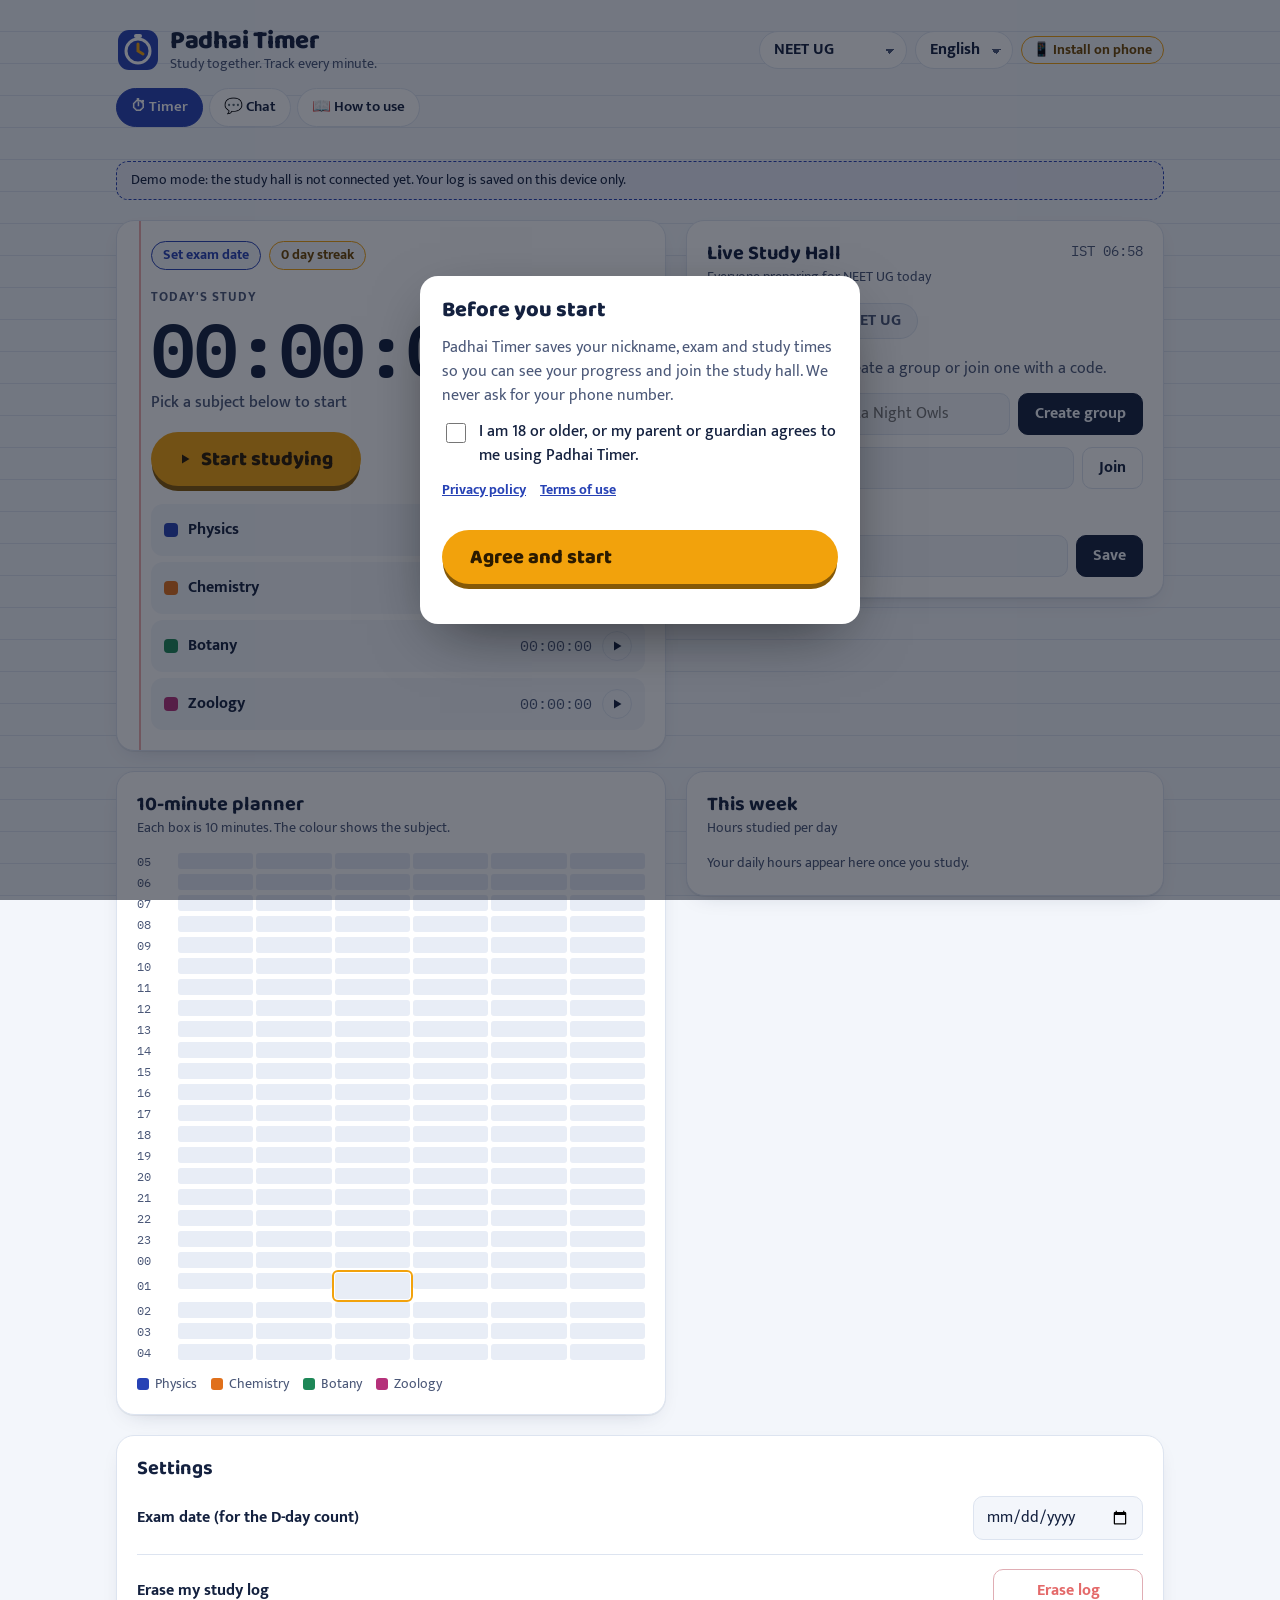
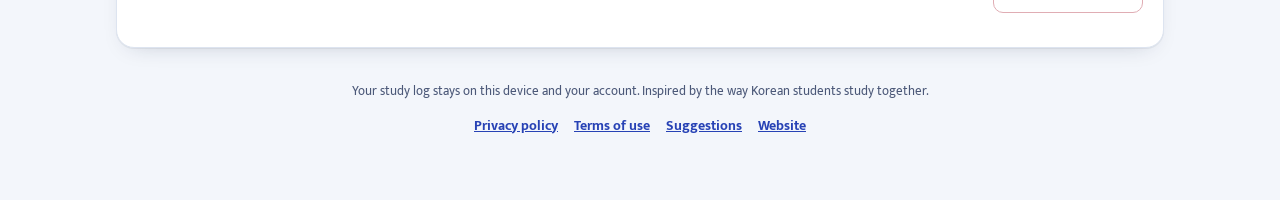
<file: index.html>
<!doctype html>
<html lang="en">
<head>
<meta charset="utf-8">
<meta name="viewport" content="width=device-width,initial-scale=1,viewport-fit=cover">
<title>Padhai Timer</title>
<meta name="description" content="Study timer for NEET, JEE, UPSC, SSC and Bank aspirants. Track every subject, fill your 10-minute planner and study live with friends.">
<meta name="theme-color" content="#2742B5">
<link rel="manifest" href="manifest.json">
<link rel="icon" href="icons/icon-192.png">
<link rel="apple-touch-icon" href="icons/icon-192.png">
<meta property="og:title" content="Padhai Timer">
<meta property="og:description" content="Study together. Track every minute. NEET · JEE · UPSC · SSC · Bank · CA">
<meta property="og:image" content="https://padhaitimer.com/icons/icon-512.png">
<meta property="og:url" content="https://padhaitimer.com/">
<meta property="og:type" content="website">
<link rel="preconnect" href="https://fonts.googleapis.com">
<link rel="preconnect" href="https://fonts.gstatic.com" crossorigin>
<link rel="stylesheet" href="https://fonts.googleapis.com/css2?family=Baloo+2:wght@600;700;800&family=Mukta:wght@400;500;700&family=IBM+Plex+Mono:wght@500;600&family=Noto+Sans+Bengali:wght@400;600;700&family=Noto+Sans+Telugu:wght@400;600;700&family=Noto+Sans+Tamil:wght@400;600;700&family=Noto+Sans+KR:wght@400;500;700&display=swap">
<link rel="stylesheet" href="style.css?v=30">
</head>
<body>
<div class="app">
  <header class="top">
    <div class="brand">
      <svg width="44" height="44" viewBox="0 0 44 44" aria-hidden="true">
        <rect x="2" y="2" width="40" height="40" rx="11" fill="var(--blue)"/>
        <circle cx="22" cy="23" r="12" fill="none" stroke="var(--surface)" stroke-width="3"/>
        <path d="M22 16v7l5 3" fill="none" stroke="var(--marigold)" stroke-width="3" stroke-linecap="round"/>
        <rect x="18" y="6" width="8" height="4" rx="2" fill="var(--surface)"/>
      </svg>
      <div>
        <h1>Padhai Timer</h1>
        <p id="tagline">Study together. Track every minute.</p>
      </div>
    </div>
    <div class="controls">
      <select id="exam" class="select" aria-label="Exam"></select>
      <select id="lang" class="select" aria-label="Language"></select>
      <button type="button" class="chip guide-open" id="guideOpen" hidden></button>
      <button type="button" class="chip install" id="installBtn" hidden></button>
    </div>
  </header>

  <nav class="apptabs" aria-label="Menu">
    <a href="#" data-view="timer" aria-current="page">⏱ Timer</a>
    <a href="#chat" data-view="chat">💬 Chat</a>
    <a href="#how" data-view="how">📖 How to use</a>
  </nav>

  <div id="demoNote" class="demo" hidden></div>

  <div id="sampleBanner" class="banner" hidden>
    <span id="sampleText"></span>
    <button type="button" class="linkbtn" id="clearSample"></button>
  </div>

  <section class="view" id="viewChat" hidden>
    <h2 class="view-title" id="chatTitle"></h2>
    <p class="view-lead" id="chatLead"></p>
    <div id="community"></div>
  </section>

  <section class="view" id="viewHow" hidden>
    <div class="card guide-card" id="howMount"></div>
  </section>
  <!-- old guide box, kept hidden only because app.js still fills it -->
  <div hidden>
    <section class="card guide span" id="guide" aria-labelledby="guideTitle">
      <div class="head"><h2 id="guideTitle"></h2><button type="button" class="btn ghost" id="guideHide" hidden></button></div>
      <ol class="steps" id="steps"></ol>
    </section>
  </div>

  <main class="grid" id="viewTimer">


    <section class="card timer" aria-labelledby="todayLabel">
      <div class="chips">
        <button type="button" class="chip dday" id="ddayChip"></button>
        <span class="chip streak" id="streakChip"></span>
      </div>
      <p class="today-label" id="todayLabel"></p>
      <div class="clock" id="clock">00:00:00</div>
      <div class="now" id="nowLine"></div>
      <button type="button" class="big" id="mainBtn"></button>
      <ul class="subjects" id="subjects"></ul>
    </section>

    <section class="card" aria-labelledby="hallTitle">
      <div class="head">
        <div>
          <h2 id="hallTitle"></h2>
          <p class="sub" id="hallSub"></p>
        </div>
        <span class="ist" id="istClock"></span>
      </div>
      <div class="tabs" role="tablist">
        <button type="button" role="tab" id="tabGroup" aria-selected="true"></button>
        <button type="button" role="tab" id="tabAll" aria-selected="false"></button>
      </div>

      <div id="groupPanel">
        <div class="group-bar" id="groupBar" hidden>
          <select id="groupSel" class="select" aria-label="Group"></select>
          <span class="code" id="groupCode"></span>
          <button type="button" class="btn wa small" id="shareWA"></button>
          <button type="button" class="btn ghost small" id="copyCode"></button>
          <button type="button" class="btn ghost small" id="leaveGroup"></button>
          <button type="button" class="btn ghost small" id="addGroup"></button>
        </div>
        <div class="group-empty" id="groupEmpty">
          <p id="groupNone"></p>
          <form class="row-form" id="createForm">
            <input class="input" id="groupName" maxlength="40" aria-label="Group name">
            <button class="btn" type="submit" id="createBtn"></button>
          </form>
          <form class="row-form" id="joinForm">
            <input class="input" id="joinCode" maxlength="6" autocapitalize="characters" autocomplete="off" aria-label="Invite code">
            <button class="btn ghost" type="submit" id="joinBtn"></button>
          </form>
          <p class="err" id="groupErr" hidden></p>
        </div>
      </div>

      <div class="live-count" id="liveWrap"><span class="pulse" aria-hidden="true"></span><span id="liveCount"></span></div>
      <ol class="hall-list" id="hallList"></ol>
      <p class="note" id="hallNote"></p>
      <form class="nickform" id="nickForm">
        <label for="nick" id="nickLabel"></label>
        <input class="input" id="nick" maxlength="24" autocomplete="nickname">
        <button class="btn" type="submit" id="nickSave"></button>
        <p class="err" id="nickErr" hidden></p>
      </form>
    </section>

    <section class="card" aria-labelledby="planTitle">
      <div class="head"><div><h2 id="planTitle"></h2><p class="sub" id="planSub"></p></div></div>
      <div class="planner-wrap"><div class="planner" id="planner"></div></div>
      <div class="legend" id="legend"></div>
    </section>

    <section class="card weekbox" aria-labelledby="weekTitle">
      <div class="head"><div><h2 id="weekTitle"></h2><p class="sub" id="weekSub"></p></div></div>
      <div id="weekChart"></div>
    </section>

    <section class="card span" id="settingsCard" aria-labelledby="setTitle">
      <div class="head"><h2 id="setTitle"></h2></div>
      <div class="setlist">
        <div class="setrow">
          <div class="settext"><label for="examDate" id="examDateLabel"></label></div>
          <div class="setctl"><input type="date" class="input" id="examDate"></div>
        </div>
        <div class="setrow" id="accountBox">
          <div class="settext"><span class="st" id="accountLabel"></span><p id="accountNote"></p></div>
          <div class="setctl">
            <button type="button" class="btn" id="googleBtn"></button>
            <button type="button" class="btn ghost" id="signOutBtn" hidden></button>
          </div>
        </div>
        <div class="setrow">
          <div class="settext"><span class="st" id="resetLabel"></span></div>
          <div class="setctl"><button type="button" class="btn ghost danger" id="resetBtn"></button></div>
        </div>
      </div>
    </section>
  </main>

  <footer>
    <p id="footer"></p>
    <p class="links" style="justify-content:center"><a href="privacy.html" id="privacyLink"></a><a href="terms.html" id="termsLink"></a><a href="home/contact.html" id="sugLink">Suggestions</a><a href="home/" id="webLink">Website</a></p>
  </footer>
</div>

<!-- first-run consent -->
<div class="modal-back" id="consent" hidden>
  <div class="modal" role="dialog" aria-modal="true" aria-labelledby="consentTitle">
    <h2 id="consentTitle"></h2>
    <p id="consentText"></p>
    <label class="check"><input type="checkbox" id="consentAge"><span id="consentAgeText"></span></label>
    <div class="links"><a href="privacy.html" target="_blank" rel="noopener" id="cPrivacy"></a><a href="terms.html" target="_blank" rel="noopener" id="cTerms"></a></div>
    <button type="button" class="big" id="consentAgree" disabled></button>
  </div>
</div>

<!-- still studying check -->
<div class="modal-back" id="checkModal" hidden>
  <div class="modal" role="alertdialog" aria-modal="true" aria-labelledby="checkTitle">
    <h2 id="checkTitle"></h2>
    <p id="checkText"></p>
    <div class="countdown" id="checkCount">5:00</div>
    <button type="button" class="big" id="checkYes"></button>
  </div>
</div>

<!-- invite link join -->
<div class="modal-back" id="inviteModal" hidden>
  <div class="modal" role="dialog" aria-modal="true" aria-labelledby="inviteTitle">
    <h2 id="inviteTitle"></h2>
    <div class="row-form">
      <button type="button" class="btn" id="inviteYes"></button>
      <button type="button" class="btn ghost" id="inviteNo"></button>
    </div>
  </div>
</div>

<div class="toast" id="toast" role="status" hidden></div>

<script src="clock.js?v=30"></script>
<script src="firebase-config.js?v=30"></script>
<script src="i18n.js?v=30"></script>
<script src="install-sheet.js?v=30"></script>
<script src="app.js?v=30"></script>
<script src="home/filter.js?v=30"></script>
<script src="community-text.js?v=30"></script>
<script src="community.js?v=30"></script>
<script src="guide.js?v=30"></script>
<script>
/* Small menu under the header: Timer / Chat / How to use. Everything stays inside the app. */
(function(){
  var L = {en:["⏱ Timer","💬 Chat","📖 How to use","Website","Suggestions"], hi:["⏱ टाइमर","💬 बातचीत","📖 गाइड","वेबसाइट","सुझाव भेजें"],
    bn:["⏱ টাইমার","💬 আড্ডা","📖 গাইড","ওয়েবসাইট","পরামর্শ পাঠাও"], te:["⏱ టైమర్","💬 చాట్","📖 ఎలా వాడాలి","వెబ్‌సైట్","సూచనలు పంపండి"],
    mr:["⏱ टायमर","💬 गप्पा","📖 कसे वापरावे","वेबसाइट","सूचना पाठवा"], ta:["⏱ டைமர்","💬 அரட்டை","📖 வழிகாட்டி","இணையதளம்","பரிந்துரை அனுப்புங்கள்"], ko:["⏱ 타이머","💬 소통","📖 이용 방법","홈페이지","의견 보내기"]};
  var tabs = document.querySelectorAll(".apptabs a");
  var views = {timer: document.getElementById("viewTimer"), chat: document.getElementById("viewChat"), how: document.getElementById("viewHow")};
  var mounted = false;
  function labels(){
    var l = (document.documentElement.lang || "en").slice(0,2), t = L[l] || L.en;
    for (var i = 0; i < tabs.length; i++) tabs[i].textContent = t[i];
    document.getElementById("sugLink").textContent = t[4];
    document.getElementById("webLink").textContent = t[3];
    var P = window.PCT || {}, c = P[l] || P.en || {};
    document.getElementById("chatTitle").textContent = c.comT || "";
    document.getElementById("chatLead").textContent = c.comIntro || "";
  }
  function show(){
    var v = (location.hash || "").replace("#","");
    if (!views[v]) v = "timer";
    for (var k in views) views[k].hidden = k !== v;
    for (var i = 0; i < tabs.length; i++) { if (tabs[i].dataset.view === v) tabs[i].setAttribute("aria-current","page"); else tabs[i].removeAttribute("aria-current"); }
    if (v === "how" && !window.__howMounted){ window.__howMounted = true; PadhaiGuide.mount(document.getElementById("howMount")); }
    if (v === "chat" && !mounted){ mounted = true; PadhaiCommunity.mount(document.getElementById("community"), {signIn: false}); }
    window.scrollTo(0, 0);
  }
  labels(); show();
  window.addEventListener("hashchange", show);
  new MutationObserver(labels).observe(document.documentElement, {attributes:true, attributeFilter:["lang"]});
})();
</script>
</body>
</html>
</file>
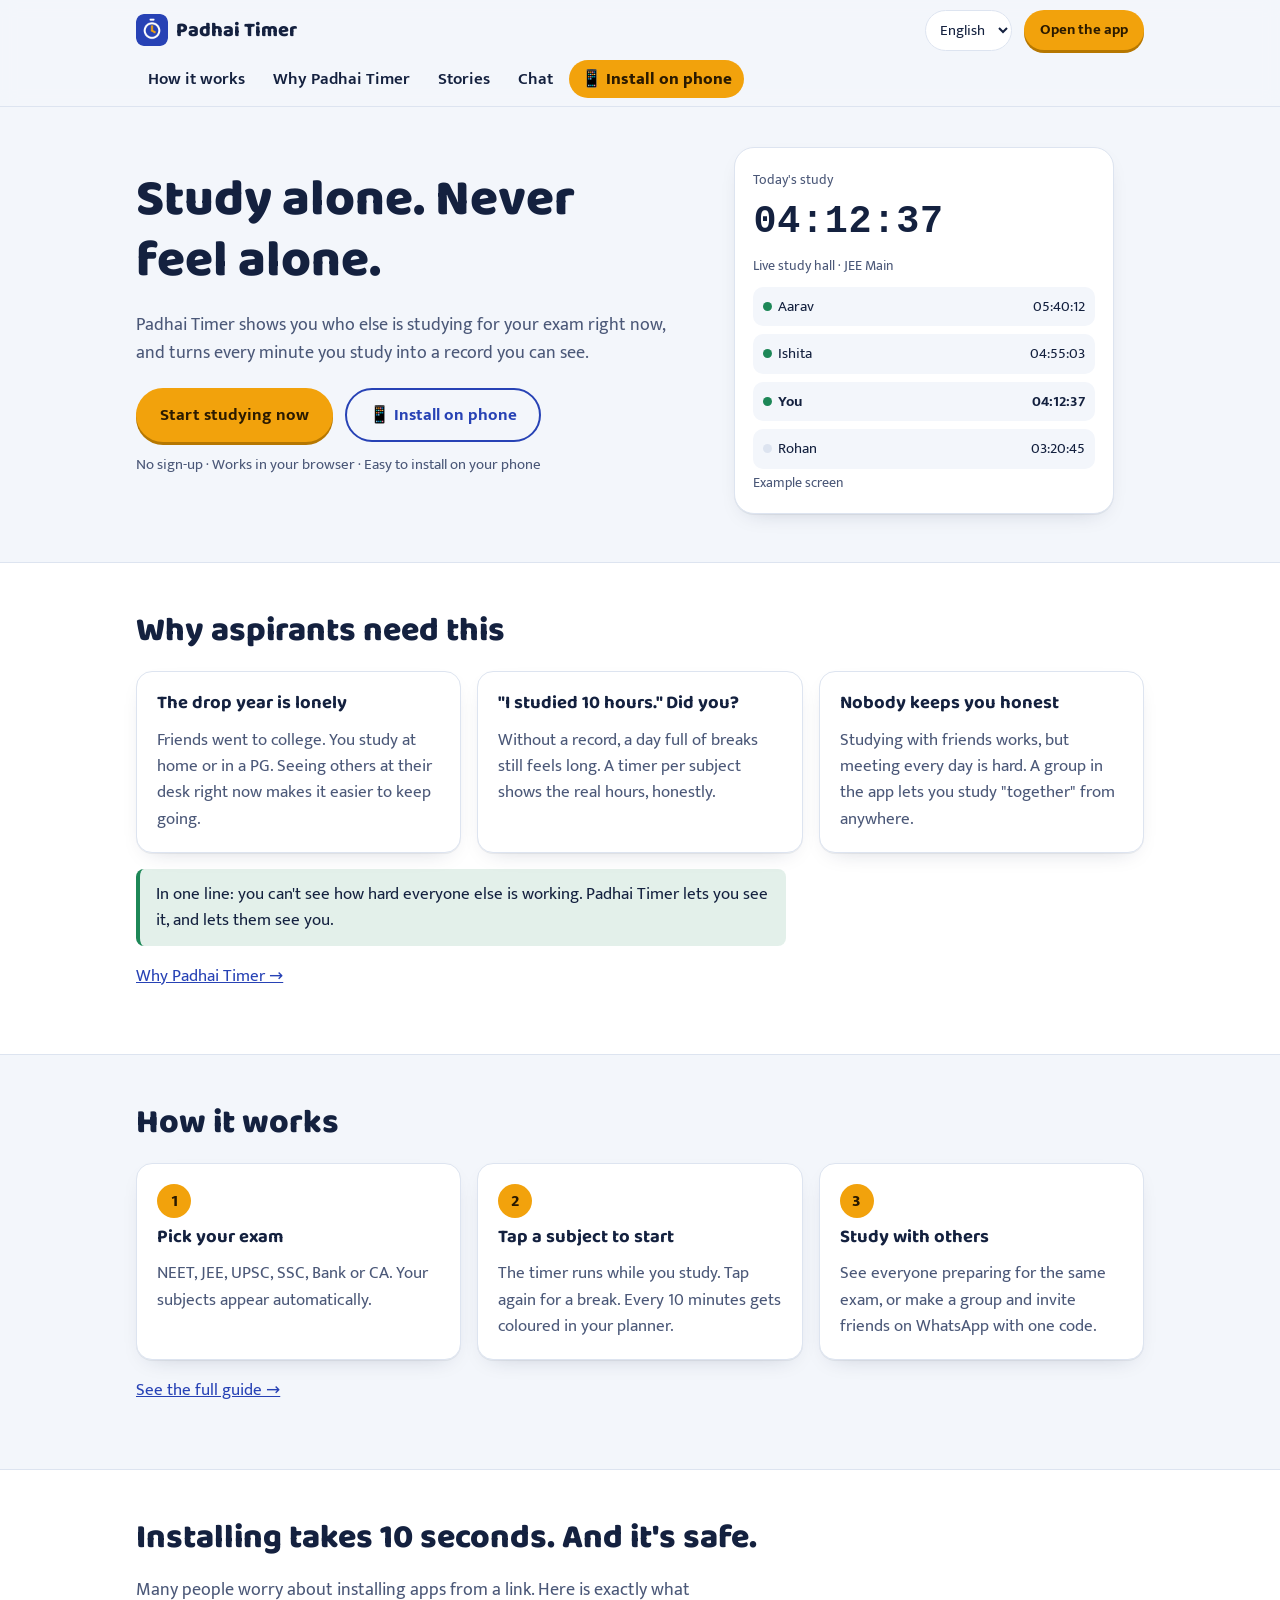
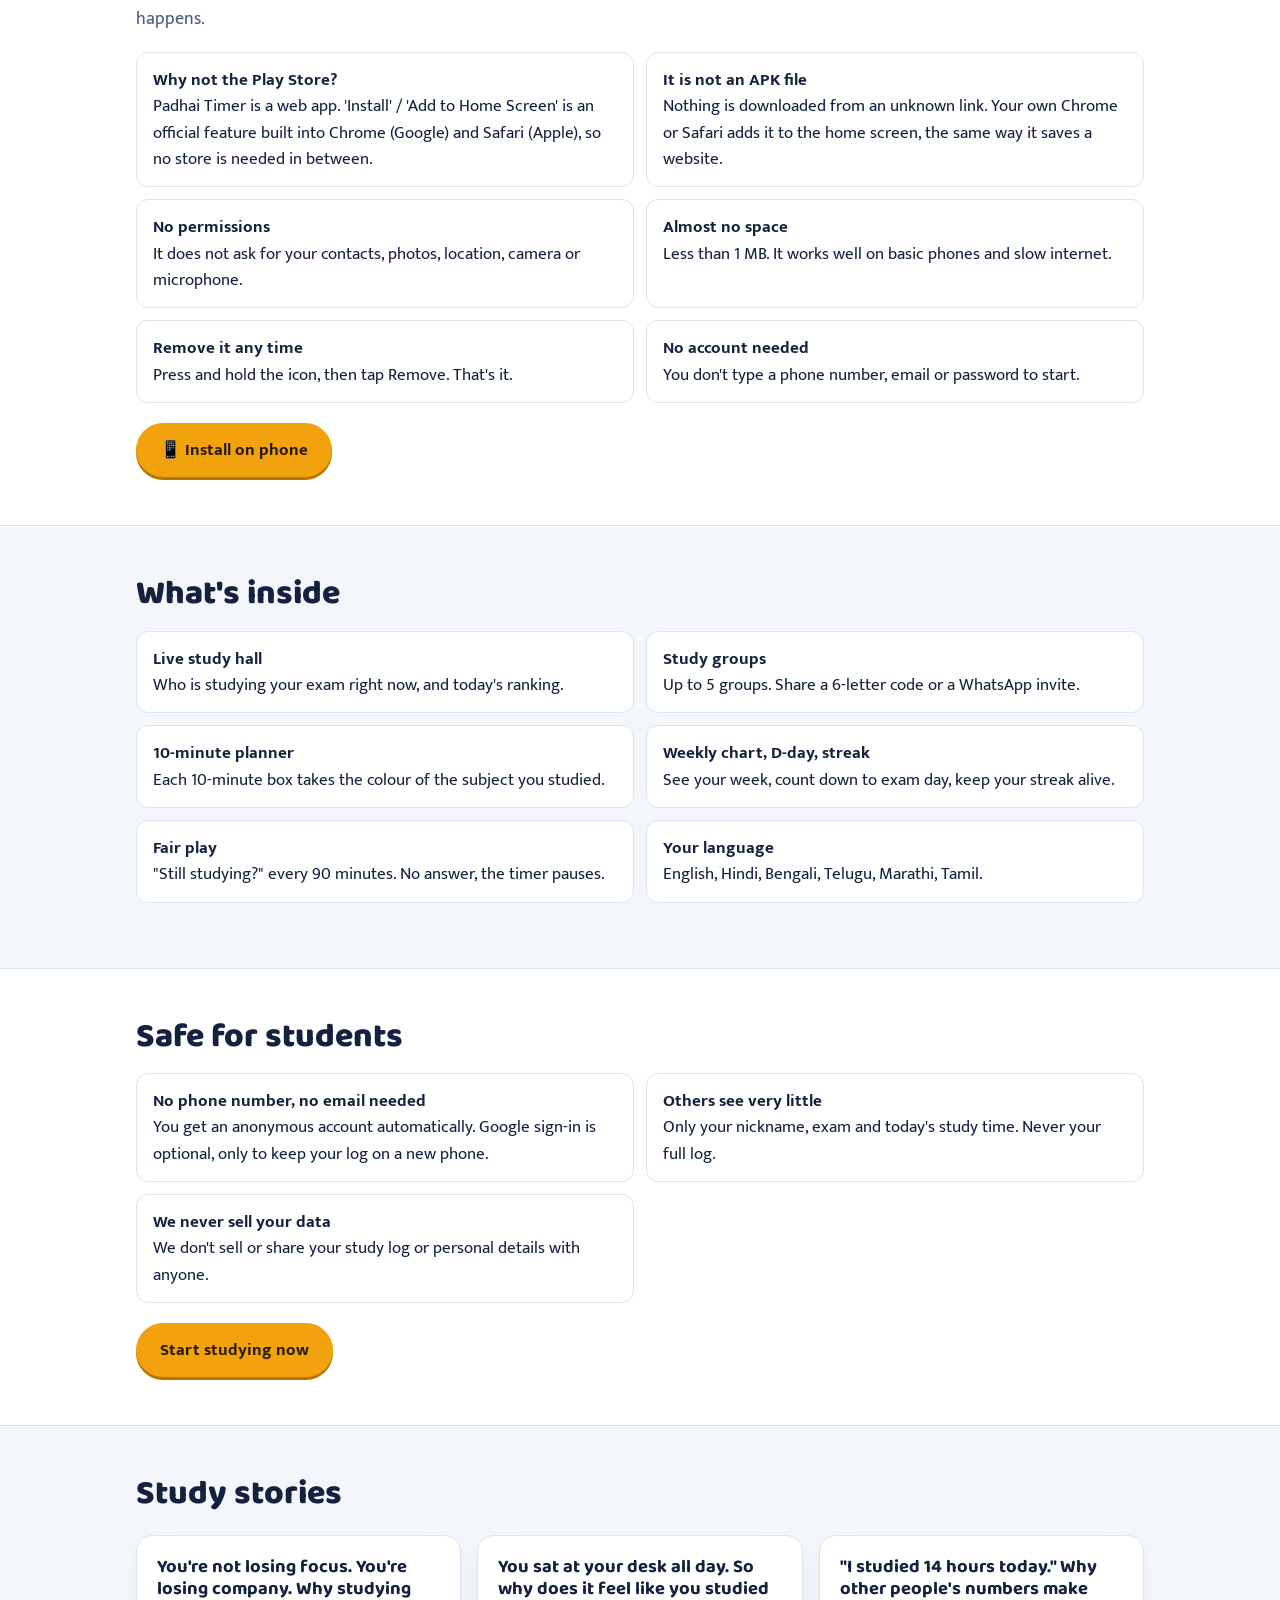
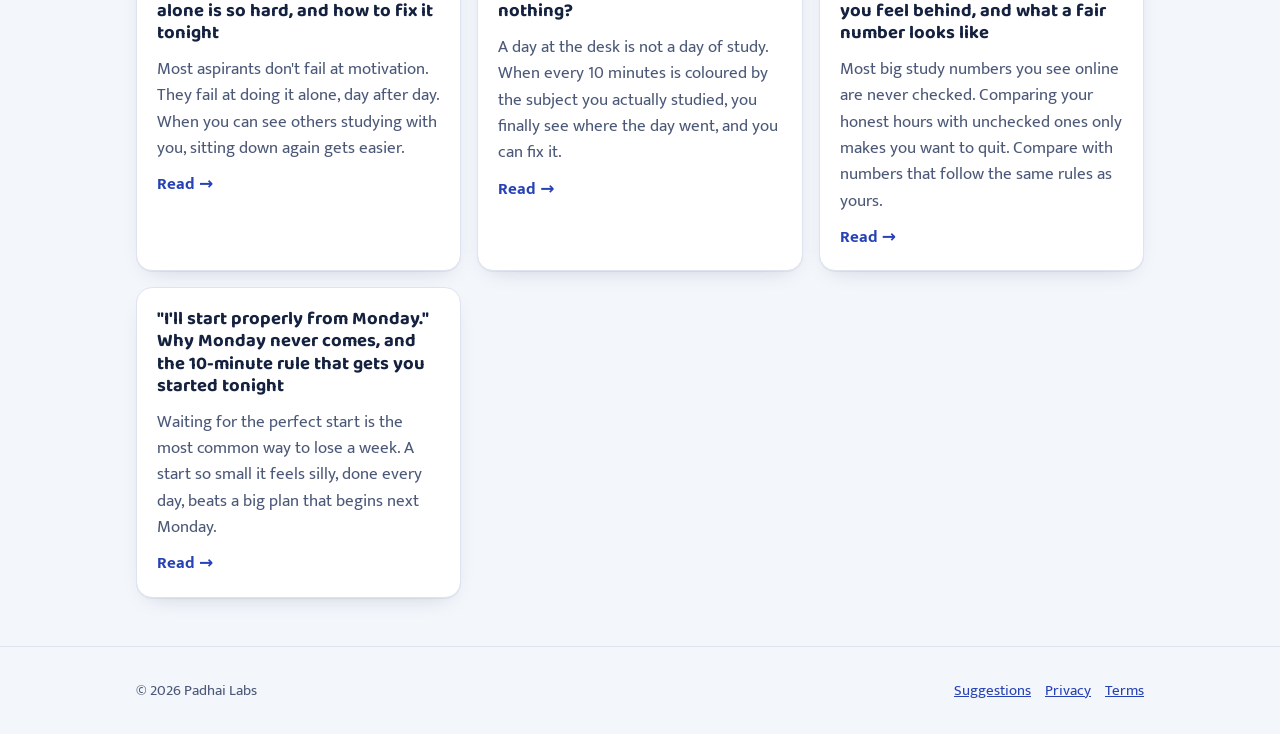
<file: home/index.html>
<!doctype html>
<html lang="en">
<head>
<meta charset="utf-8">
<meta name="viewport" content="width=device-width,initial-scale=1,viewport-fit=cover">
<title>Padhai Timer · Study alone, never feel alone</title>
<meta name="description" content="See who is studying for your exam right now. Track every subject. No download, no sign-up. NEET · JEE · UPSC · SSC · Bank · CA">
<meta name="theme-color" content="#2742B5">
<meta property="og:title" content="Padhai Timer · Study alone, never feel alone">
<meta property="og:description" content="See who is studying for your exam right now. Track every subject. No download, no sign-up. NEET · JEE · UPSC · SSC · Bank · CA">
<meta property="og:image" content="https://padhaitimer.com/icons/icon-512.png">
<meta property="og:url" content="https://padhaitimer.com/home/">
<meta property="og:type" content="website">
<link rel="icon" href="../icons/icon-192.png">
<link rel="manifest" href="../manifest.json">
<link rel="stylesheet" href="https://fonts.googleapis.com/css2?family=Baloo+2:wght@700;800&family=Mukta:wght@400;600;700&display=swap">
<link rel="stylesheet" href="../home/home.css?v=30">
</head>
<body>
<header class="top">
  <div class="wrap bar">
    <a class="brand" href="../home/"><img src="../icons/icon-192.png" alt=""> Padhai Timer</a>
    <select id="lang" aria-label="Language"><option value="en">English</option><option value="hi">हिन्दी</option><option value="ko">한국어</option></select>
    <a class="btn primary small openTop" href="../" data-t="navOpen">Open the app</a>
  </div>
  <nav class="wrap menu" aria-label="Menu"><a href="../home/how.html" data-t="navHow">How it works</a><a href="../home/why.html" data-t="navWhy">Why Padhai Timer</a><a href="../home/stories.html" data-t="navStories">Stories</a><a href="../home/community.html" data-t="navCommunity">Chat</a><a class="install" href="../install.html" data-t="navInstall">📱 Install on phone</a></nav>
</header>
<main>
<section class="wrap hero">
  <div><h1 data-t="h1">Study alone. Never feel alone.</h1><p data-t="lead" class="lead">Padhai Timer shows you who else is studying for your exam right now, and turns every minute you study into a record you can see.</p>
    <div class="ctas"><a class="btn primary" href="../" data-t="start">Start studying now</a><a class="btn ghost" href="../install.html" data-t="navInstall">📱 Install on phone</a></div>
    <p data-t="tagline" class="note">No sign-up · Works in your browser · Easy to install on your phone</p>
  </div>
  <div class="mock" aria-hidden="true">
    <small data-t="mToday">Today&#x27;s study</small><div class="clock">04:12:37</div><small data-t="mHall">Live study hall · JEE Main</small>
    <div class="row"><span><span class="dot"></span>Aarav</span><span>05:40:12</span></div>
    <div class="row"><span><span class="dot"></span>Ishita</span><span>04:55:03</span></div>
    <div class="row"><span><span class="dot"></span><b data-t="mYou">You</b></span><span><b>04:12:37</b></span></div>
    <div class="row"><span><span class="dot off"></span>Rohan</span><span>03:20:45</span></div>
    <small data-t="example">Example screen</small>
  </div>
</section>
<section class="band"><div class="wrap"><h2 data-t="whyT">Why aspirants need this</h2><div class="cards"><div class="card"><h3 data-t="w1T">The drop year is lonely</h3><p data-t="w1">Friends went to college. You study at home or in a PG. Seeing others at their desk right now makes it easier to keep going.</p></div><div class="card"><h3 data-t="w2T">&quot;I studied 10 hours.&quot; Did you?</h3><p data-t="w2">Without a record, a day full of breaks still feels long. A timer per subject shows the real hours, honestly.</p></div><div class="card"><h3 data-t="w3T">Nobody keeps you honest</h3><p data-t="w3">Studying with friends works, but meeting every day is hard. A group in the app lets you study &quot;together&quot; from anywhere.</p></div></div><p data-t="oneline" class="oneline">In one line: you can&#x27;t see how hard everyone else is working. Padhai Timer lets you see it, and lets them see you.</p>
  <p><a href="../home/why.html" data-t="moreWhy">Why Padhai Timer →</a></p></div></section>
<section class="wrap"><h2 data-t="howT">How it works</h2><div class="cards"><div class="card"><span class="num">1</span><h3 data-t="h1T">Pick your exam</h3><p data-t="h1d">NEET, JEE, UPSC, SSC, Bank or CA. Your subjects appear automatically.</p></div><div class="card"><span class="num">2</span><h3 data-t="h2T">Tap a subject to start</h3><p data-t="h2d">The timer runs while you study. Tap again for a break. Every 10 minutes gets coloured in your planner.</p></div><div class="card"><span class="num">3</span><h3 data-t="h3T">Study with others</h3><p data-t="h3d">See everyone preparing for the same exam, or make a group and invite friends on WhatsApp with one code.</p></div></div>
  <p><a href="../home/how.html" data-t="moreHow">See the full guide →</a></p></section>
<section class="band" id="safe-install"><div class="wrap">
  <h2 data-t="insT">Installing takes 10 seconds. And it&#x27;s safe.</h2><p data-t="insLead" class="lead">Many people worry about installing apps from a link. Here is exactly what happens.</p>
  <ul class="feat"><li><b data-t="i0T">Why not the Play Store?</b><span data-t="i0">Padhai Timer is a web app. &#x27;Install&#x27; / &#x27;Add to Home Screen&#x27; is an official feature built into Chrome (Google) and Safari (Apple), so no store is needed in between.</span></li><li><b data-t="i1T">It is not an APK file</b><span data-t="i1">Nothing is downloaded from an unknown link. Your own Chrome or Safari adds it to the home screen, the same way it saves a website.</span></li><li><b data-t="i2T">No permissions</b><span data-t="i2">It does not ask for your contacts, photos, location, camera or microphone.</span></li><li><b data-t="i3T">Almost no space</b><span data-t="i3">Less than 1 MB. It works well on basic phones and slow internet.</span></li><li><b data-t="i4T">Remove it any time</b><span data-t="i4">Press and hold the icon, then tap Remove. That&#x27;s it.</span></li><li><b data-t="i5T">No account needed</b><span data-t="i5">You don&#x27;t type a phone number, email or password to start.</span></li></ul>
  <div class="ctas"><a class="btn primary" href="../install.html" data-t="insBtn">📱 Install on phone</a></div>
</div></section>
<section class="wrap"><h2 data-t="featT">What&#x27;s inside</h2><ul class="feat"><li><b data-t="f1T">Live study hall</b><span data-t="f1">Who is studying your exam right now, and today&#x27;s ranking.</span></li><li><b data-t="f2T">Study groups</b><span data-t="f2">Up to 5 groups. Share a 6-letter code or a WhatsApp invite.</span></li><li><b data-t="f3T">10-minute planner</b><span data-t="f3">Each 10-minute box takes the colour of the subject you studied.</span></li><li><b data-t="f4T">Weekly chart, D-day, streak</b><span data-t="f4">See your week, count down to exam day, keep your streak alive.</span></li><li><b data-t="f5T">Fair play</b><span data-t="f5">&quot;Still studying?&quot; every 90 minutes. No answer, the timer pauses.</span></li><li><b data-t="f6T">Your language</b><span data-t="f6">English, Hindi, Bengali, Telugu, Marathi, Tamil.</span></li></ul></section>
<section class="band"><div class="wrap"><h2 data-t="safeT">Safe for students</h2><ul class="feat"><li><b data-t="p1T">No phone number, no email needed</b><span data-t="p1">You get an anonymous account automatically. Google sign-in is optional, only to keep your log on a new phone.</span></li><li><b data-t="p2T">Others see very little</b><span data-t="p2">Only your nickname, exam and today&#x27;s study time. Never your full log.</span></li><li><b data-t="p3T">We never sell your data</b><span data-t="p3">We don&#x27;t sell or share your study log or personal details with anyone.</span></li></ul>
  <div class="ctas"><a class="btn primary" href="../" data-t="start">Start studying now</a></div></div></section>
<section class="wrap"><h2 data-t="latestT">Study stories</h2><div class="cards stories"><a class="card story" href="../home/posts/studying-alone.html"><h3 data-t="p1title">You&#x27;re not losing focus. You&#x27;re losing company. Why studying alone is so hard, and how to fix it tonight</h3><p data-t="p1one">Most aspirants don&#x27;t fail at motivation. They fail at doing it alone, day after day. When you can see others studying with you, sitting down again gets easier.</p><span class="more" data-t="readMore">Read →</span></a><a class="card story" href="../home/posts/real-hours.html"><h3 data-t="p2title">You sat at your desk all day. So why does it feel like you studied nothing?</h3><p data-t="p2one">A day at the desk is not a day of study. When every 10 minutes is coloured by the subject you actually studied, you finally see where the day went, and you can fix it.</p><span class="more" data-t="readMore">Read →</span></a><a class="card story" href="../home/posts/fair-hours.html"><h3 data-t="p3title">&quot;I studied 14 hours today.&quot; Why other people&#x27;s numbers make you feel behind, and what a fair number looks like</h3><p data-t="p3one">Most big study numbers you see online are never checked. Comparing your honest hours with unchecked ones only makes you want to quit. Compare with numbers that follow the same rules as yours.</p><span class="more" data-t="readMore">Read →</span></a><a class="card story" href="../home/posts/start-tonight.html"><h3 data-t="p4title">&quot;I&#x27;ll start properly from Monday.&quot; Why Monday never comes, and the 10-minute rule that gets you started tonight</h3><p data-t="p4one">Waiting for the perfect start is the most common way to lose a week. A start so small it feels silly, done every day, beats a big plan that begins next Monday.</p><span class="more" data-t="readMore">Read →</span></a></div></section>
</main>
<footer><div class="wrap">
  <span>© 2026 Padhai Labs</span>
  <nav><a href="../home/contact.html" data-t="navContact">Suggestions</a><a href="../privacy.html" data-t="privacy">Privacy</a><a href="../terms.html" data-t="terms">Terms</a></nav>
</div></footer>
<script src="../home/i18n.js?v=30"></script>
<script src="../install-sheet.js?v=30"></script>
<script src="../home/home.js?v=30"></script>
</body>
</html>
</file>
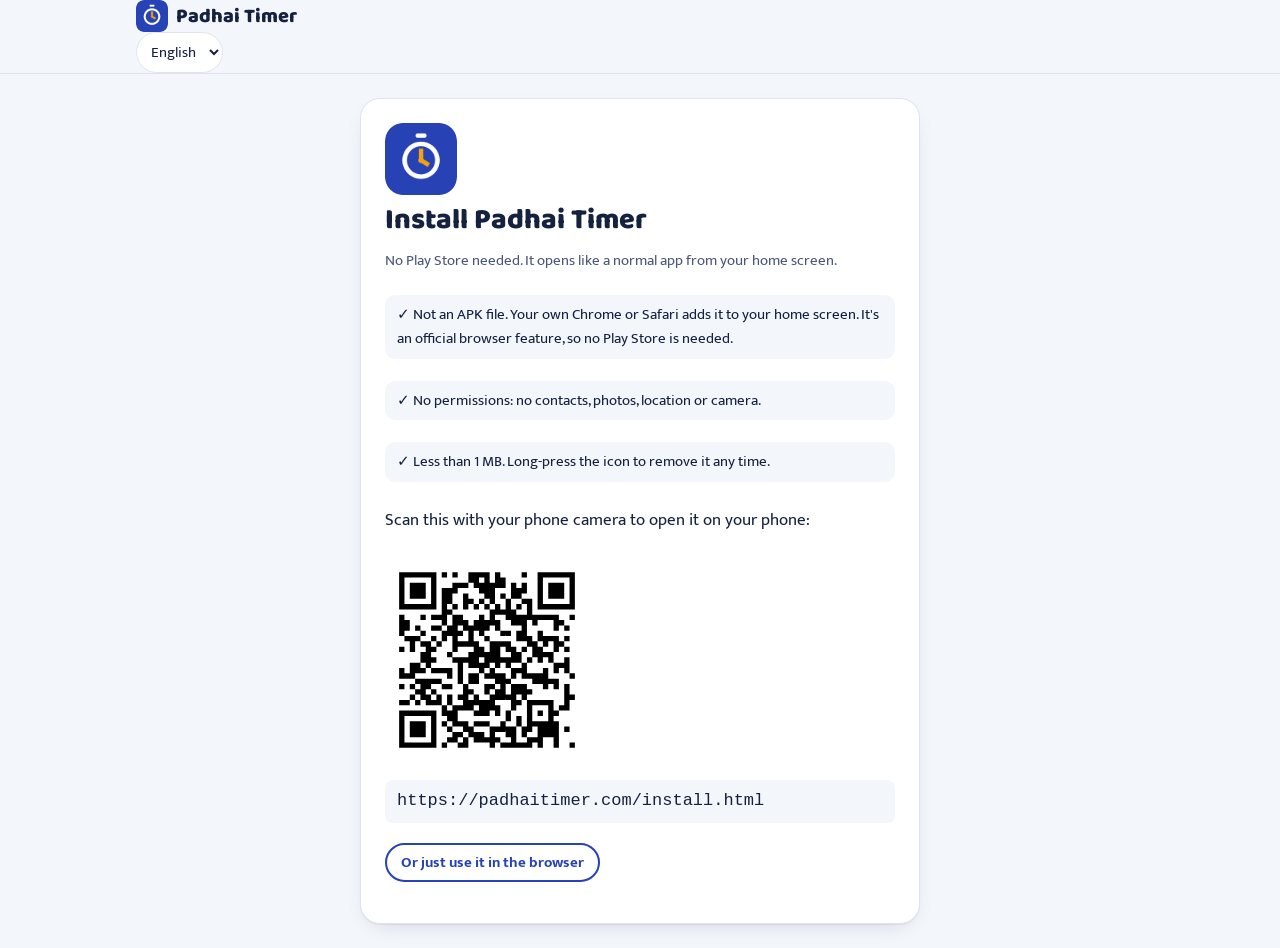
<file: install.html>
<!doctype html>
<html lang="en">
<head>
<meta charset="utf-8">
<meta name="viewport" content="width=device-width,initial-scale=1,viewport-fit=cover">
<title>Install Padhai Timer</title>
<meta name="theme-color" content="#2742B5">
<meta property="og:title" content="Install Padhai Timer">
<meta property="og:description" content="Put Padhai Timer on your home screen. Free, no Play Store needed.">
<meta property="og:image" content="https://padhaitimer.com/icons/icon-512.png">
<meta property="og:url" content="https://padhaitimer.com/install.html">
<link rel="icon" href="icons/icon-192.png">
<link rel="manifest" href="manifest.json">
<link rel="stylesheet" href="https://fonts.googleapis.com/css2?family=Baloo+2:wght@700;800&family=Mukta:wght@400;600;700&display=swap">
<link rel="stylesheet" href="home/home.css?v=30">
<style>
  .box{background:var(--surface);border:1px solid var(--rule);border-radius:20px;padding:24px;box-shadow:var(--shadow);max-width:560px;margin:24px auto}
  .box ol{padding-left:22px}.box li{margin:8px 0}
  .appicon{width:72px;height:72px;border-radius:18px}
  #qr{display:inline-block;background:#fff;padding:12px;border-radius:12px;margin-top:8px}
  .safe{list-style:none;padding:0;margin:14px 0;display:grid;gap:6px}.safe li{background:var(--paper);border-radius:10px;padding:8px 12px;font-size:.95rem}
  .url{font-family:ui-monospace,Menlo,monospace;background:var(--paper);padding:8px 12px;border-radius:8px;word-break:break-all;display:block;margin:10px 0}
</style>
</head>
<body>
<header class="top"><div class="wrap">
  <a class="brand" href="home/"><img src="icons/icon-192.png" alt=""> Padhai Timer</a>
  <select id="lang" aria-label="Language"><option value="en">English</option><option value="hi">हिन्दी</option><option value="bn">বাংলা</option><option value="te">తెలుగు</option><option value="mr">मराठी</option><option value="ta">தமிழ்</option><option value="ko">한국어</option></select>
</div></header>
<main class="wrap">
  <div class="box">
    <img class="appicon" src="icons/icon-192.png" alt="">
    <h1 style="font-size:1.8rem" data-t="title">Install Padhai Timer</h1>
    <p class="note" data-t="sub">No Play Store needed. It opens like a normal app from your home screen.</p>
    <ul class="safe">
      <li data-t="s1">✓ Not an APK file. Your own Chrome or Safari adds it to your home screen. It's an official browser feature, so no Play Store is needed.</li>
      <li data-t="s2">✓ No permissions: no contacts, photos, location or camera.</li>
      <li data-t="s3">✓ Less than 1 MB. Long-press the icon to remove it any time.</li>
    </ul>

    <!-- Android Chrome -->
    <div id="android" hidden>
      <button class="btn primary" id="installNow" data-t="installBtn">Install now</button>
      <p class="note" id="androidHint" data-t="androidHint">If nothing happens: tap ⋮ (top right) → "Install app" or "Add to Home screen".</p>
    </div>
    <!-- Already installed -->
    <div id="done" hidden><p data-t="done">Installed! Open Padhai Timer from your home screen.</p></div>
    <!-- iPhone Safari -->
    <div id="ios" hidden>
      <ol>
        <li data-t="ios1">Tap the Share button (square with an arrow) at the bottom.</li>
        <li data-t="ios2">Scroll and tap "Add to Home Screen".</li>
        <li data-t="ios3">Tap "Add".</li>
      </ol>
      <p class="note" data-t="iosNote">Important: always open Padhai Timer from the new home screen icon. Safari and the icon keep separate records.</p>
    </div>
    <!-- Inside WhatsApp / Instagram -->
    <div id="inapp" hidden>
      <p data-t="inapp">You opened this inside another app. To install, open it in Chrome (Android) or Safari (iPhone).</p>
      <span class="url" id="pageUrl"></span>
      <button class="btn ghost" id="copyBtn" data-t="copy">Copy link</button>
      <p class="note" data-t="inappHint">Or tap ⋮ / ··· → "Open in browser".</p>
    </div>
    <!-- Computer -->
    <div id="desktop" hidden>
      <p data-t="desktop">Scan this with your phone camera to open it on your phone:</p>
      <div id="qr"></div>
      <span class="url">https://padhaitimer.com/install.html</span>
    </div>

    <p style="margin-top:20px"><a class="btn ghost small" href="./" data-t="useNow">Or just use it in the browser</a></p>
  </div>
</main>
<script src="qr.js?v=30"></script>
<script>
(function(){
var T={"hi": {"title": "Padhai Timer इंस्टॉल करें", "sub": "Play Store ज़रूरी नहीं। होम स्क्रीन से आम ऐप की तरह खुलता है।", "s1": "✓ यह APK फ़ाइल नहीं है। आपका अपना Chrome या Safari इसे होम स्क्रीन पर जोड़ता है। यह ब्राउज़र का आधिकारिक फ़ीचर है, इसलिए Play Store की ज़रूरत नहीं।", "s2": "✓ कोई परमिशन नहीं: कॉन्टैक्ट, फ़ोटो, लोकेशन या कैमरा नहीं।", "s3": "✓ 1 MB से कम। आइकन दबाकर रखें और कभी भी हटा दें।", "installBtn": "अभी इंस्टॉल करें", "androidHint": "अगर कुछ न हो: ऊपर दाईं ओर ⋮ → \"Install app\" या \"Add to Home screen\" दबाएँ।", "done": "इंस्टॉल हो गया! होम स्क्रीन से Padhai Timer खोलें।", "ios1": "नीचे Share बटन (तीर वाला चौकोर) दबाएँ।", "ios2": "नीचे स्क्रॉल करके \"Add to Home Screen\" दबाएँ।", "ios3": "\"Add\" दबाएँ।", "iosNote": "ज़रूरी: हमेशा होम स्क्रीन के नए आइकन से खोलें। Safari और आइकन के रिकॉर्ड अलग रहते हैं।", "inapp": "आपने इसे किसी दूसरे ऐप के अंदर खोला है। इंस्टॉल करने के लिए Chrome (Android) या Safari (iPhone) में खोलें।", "copy": "लिंक कॉपी करें", "inappHint": "या ⋮ / ··· → \"Open in browser\" दबाएँ।", "desktop": "फ़ोन पर खोलने के लिए फ़ोन के कैमरे से यह स्कैन करें:", "useNow": "या सीधे ब्राउज़र में इस्तेमाल करें"}, "ko": {"title": "Padhai Timer 폰에 설치하기", "sub": "플레이스토어가 필요 없어요. 홈 화면에서 일반 앱처럼 열려요.", "s1": "✓ APK 파일이 아니에요. 내 폰의 Chrome이나 Safari가 홈 화면에 붙여 줘요. 브라우저에 원래 있는 공식 기능이라 플레이스토어가 필요 없어요.", "s2": "✓ 권한 요구 없음: 연락처, 사진, 위치, 카메라를 안 써요.", "s3": "✓ 1MB도 안 돼요. 아이콘을 꾹 눌러 언제든 지울 수 있어요.", "installBtn": "지금 설치하기", "androidHint": "아무 반응이 없으면: 오른쪽 위 ⋮ → \"앱 설치\" 또는 \"홈 화면에 추가\"를 누르세요.", "done": "설치됐어요! 홈 화면에서 Padhai Timer를 여세요.", "ios1": "아래쪽 공유 버튼(화살표가 있는 네모)을 눌러요.", "ios2": "아래로 내려서 \"홈 화면에 추가\"를 눌러요.", "ios3": "\"추가\"를 눌러요.", "iosNote": "중요: 항상 새로 생긴 홈 화면 아이콘으로 여세요. Safari와 아이콘의 기록은 따로 저장돼요.", "inapp": "다른 앱 안에서 열었어요. 설치하려면 Chrome(안드로이드)이나 Safari(아이폰)에서 열어 주세요.", "copy": "링크 복사", "inappHint": "또는 ⋮ / ··· → \"브라우저에서 열기\"를 누르세요.", "desktop": "폰 카메라로 이걸 찍으면 폰에서 열려요:", "useNow": "아니면 그냥 브라우저에서 쓰기"}, "bn": {"title": "Padhai Timer ফোনে ইনস্টল করো", "sub": "Play Store লাগে না। হোম স্ক্রিন থেকে সাধারণ অ্যাপের মতো খোলে।", "androidHint": "কিছু না হলে: উপরে ডানদিকে ⋮ → \"Install app\" বা \"Add to Home screen\" চাপো।", "done": "ইনস্টল হয়ে গেছে! হোম স্ক্রিন থেকে Padhai Timer খোলো।", "ios1": "নিচে Share বোতাম (তীর-চিহ্নওয়ালা চৌকো) চাপো।", "ios2": "নিচে স্ক্রল করে \"Add to Home Screen\" চাপো।", "ios3": "\"Add\" চাপো।", "iosNote": "জরুরি: সবসময় হোম স্ক্রিনের নতুন আইকন থেকে খোলো। Safari আর আইকনের রেকর্ড আলাদা থাকে।", "inapp": "তুমি এটা অন্য একটা অ্যাপের ভেতরে খুলেছ। ইনস্টল করতে Chrome (Android) বা Safari (iPhone)-তে খোলো।", "copy": "লিংক কপি করো", "inappHint": "অথবা ⋮ / ··· → \"Open in browser\" চাপো।", "desktop": "ফোনে খুলতে ফোনের ক্যামেরা দিয়ে এটা স্ক্যান করো:", "useNow": "অথবা সরাসরি ব্রাউজারে ব্যবহার করো", "s1": "✓ এটা APK ফাইল নয়। তোমার নিজের Chrome বা Safari এটা হোম স্ক্রিনে যোগ করে। এটা ব্রাউজারের অফিসিয়াল ফিচার, তাই Play Store লাগে না।", "s2": "✓ কোনো পারমিশন লাগে না: কন্ট্যাক্ট, ছবি, লোকেশন বা ক্যামেরা নয়।", "s3": "✓ 1 MB-এর কম। আইকন চেপে ধরে যেকোনো সময় মুছে ফেলো।", "installBtn": "এখনই ইনস্টল করো"}, "te": {"title": "Padhai Timer ఫోన్‌లో ఇన్‌స్టాల్ చేయండి", "sub": "Play Store అవసరం లేదు. హోమ్ స్క్రీన్ నుండి సాధారణ యాప్‌లా తెరుచుకుంటుంది.", "androidHint": "ఏమీ జరగకపోతే: పైన కుడివైపు ⋮ → \"Install app\" లేదా \"Add to Home screen\" నొక్కండి.", "done": "ఇన్‌స్టాల్ అయింది! హోమ్ స్క్రీన్ నుండి Padhai Timer తెరవండి.", "ios1": "కింద Share బటన్ (బాణం ఉన్న చతురస్రం) నొక్కండి.", "ios2": "కిందకు స్క్రోల్ చేసి \"Add to Home Screen\" నొక్కండి.", "ios3": "\"Add\" నొక్కండి.", "iosNote": "ముఖ్యం: ఎప్పుడూ హోమ్ స్క్రీన్‌లోని కొత్త ఐకాన్ నుండే తెరవండి. Safari, ఐకాన్ రికార్డులు వేరుగా ఉంటాయి.", "inapp": "మీరు దీన్ని వేరే యాప్ లోపల తెరిచారు. ఇన్‌స్టాల్ చేయడానికి Chrome (Android) లేదా Safari (iPhone)లో తెరవండి.", "copy": "లింక్ కాపీ చేయండి", "inappHint": "లేదా ⋮ / ··· → \"Open in browser\" నొక్కండి.", "desktop": "ఫోన్‌లో తెరవడానికి ఫోన్ కెమెరాతో దీన్ని స్కాన్ చేయండి:", "useNow": "లేదా నేరుగా బ్రౌజర్‌లో వాడండి", "s1": "✓ ఇది APK ఫైల్ కాదు. మీ Chrome లేదా Safari దీన్ని హోమ్ స్క్రీన్‌కు జోడిస్తుంది. ఇది బ్రౌజర్ అధికారిక ఫీచర్, కాబట్టి Play Store అవసరం లేదు.", "s2": "✓ ఏ అనుమతులూ అడగదు: కాంటాక్ట్స్, ఫోటోలు, లొకేషన్, కెమెరా ఏవీ వాడదు.", "s3": "✓ 1 MB కంటే తక్కువ. ఐకాన్‌ను నొక్కి పట్టి ఎప్పుడైనా తీసేయవచ్చు.", "installBtn": "ఇప్పుడే ఇన్‌స్టాల్ చేయండి"}, "mr": {"title": "Padhai Timer फोनवर इंस्टॉल करा", "sub": "Play Store ची गरज नाही. होम स्क्रीनवरून साध्या ॲपसारखं उघडतं.", "androidHint": "काही झालं नाही तर: वर उजवीकडे ⋮ → \"Install app\" किंवा \"Add to Home screen\" दाबा.", "done": "इंस्टॉल झालं! होम स्क्रीनवरून Padhai Timer उघडा.", "ios1": "खाली Share बटण (बाण असलेला चौकोन) दाबा.", "ios2": "खाली स्क्रोल करून \"Add to Home Screen\" दाबा.", "ios3": "\"Add\" दाबा.", "iosNote": "महत्त्वाचं: नेहमी होम स्क्रीनवरच्या नव्या आयकॉनमधून उघडा. Safari आणि आयकॉनचे रेकॉर्ड वेगळे राहतात.", "inapp": "तुम्ही हे दुसऱ्या ॲपमध्ये उघडलं आहे. इंस्टॉल करण्यासाठी Chrome (Android) किंवा Safari (iPhone) मध्ये उघडा.", "copy": "लिंक कॉपी करा", "inappHint": "किंवा ⋮ / ··· → \"Open in browser\" दाबा.", "desktop": "फोनवर उघडण्यासाठी फोनच्या कॅमेऱ्याने हे स्कॅन करा:", "useNow": "किंवा थेट ब्राउझरमध्ये वापरा", "s1": "✓ ही APK फाइल नाही. तुमचा स्वतःचा Chrome किंवा Safari हे होम स्क्रीनवर जोडतो. हे ब्राउझरचं अधिकृत फीचर आहे, म्हणून Play Store ची गरज नाही.", "s2": "✓ कोणतीही परवानगी नाही: कॉन्टॅक्ट, फोटो, लोकेशन किंवा कॅमेरा नाही.", "s3": "✓ 1 MB पेक्षा कमी. आयकॉन दाबून धरा आणि कधीही काढून टाका.", "installBtn": "आत्ता इंस्टॉल करा"}, "ta": {"title": "Padhai Timer-ஐ போனில் நிறுவுங்கள்", "sub": "Play Store தேவையில்லை. முகப்புத் திரையிலிருந்து சாதாரண செயலி போல திறக்கும்.", "androidHint": "எதுவும் நடக்கவில்லை என்றால்: மேலே வலதுபுறம் ⋮ → \"Install app\" அல்லது \"Add to Home screen\" அழுத்துங்கள்.", "done": "நிறுவப்பட்டது! முகப்புத் திரையிலிருந்து Padhai Timer-ஐத் திறங்கள்.", "ios1": "கீழே உள்ள Share பொத்தானை (அம்புக்குறி உள்ள சதுரம்) அழுத்துங்கள்.", "ios2": "கீழே உருட்டி \"Add to Home Screen\" அழுத்துங்கள்.", "ios3": "\"Add\" அழுத்துங்கள்.", "iosNote": "முக்கியம்: எப்போதும் முகப்புத் திரையின் புதிய ஐகானிலிருந்தே திறங்கள். Safari, ஐகான் பதிவுகள் தனித்தனியாக இருக்கும்.", "inapp": "இதை வேறொரு செயலிக்குள் திறந்துள்ளீர்கள். நிறுவ Chrome (Android) அல்லது Safari (iPhone)-இல் திறங்கள்.", "copy": "இணைப்பை நகலெடு", "inappHint": "அல்லது ⋮ / ··· → \"Open in browser\" அழுத்துங்கள்.", "desktop": "போனில் திறக்க போன் கேமராவால் இதை ஸ்கேன் செய்யுங்கள்:", "useNow": "அல்லது நேரடியாக உலாவியில் பயன்படுத்துங்கள்", "s1": "✓ இது APK கோப்பு அல்ல. உங்கள் Chrome அல்லது Safari இதை முகப்புத் திரையில் சேர்க்கிறது. இது உலாவியின் அதிகாரப்பூர்வ வசதி, அதனால் Play Store தேவையில்லை.", "s2": "✓ எந்த அனுமதியும் கேட்காது: தொடர்புகள், புகைப்படங்கள், இருப்பிடம், கேமரா எதையும் பயன்படுத்தாது.", "s3": "✓ 1 MB-க்கும் குறைவு. ஐகானை அழுத்திப் பிடித்து எப்போது வேண்டுமானாலும் நீக்கலாம்.", "installBtn": "இப்போதே நிறுவுங்கள்"}};
var nodes=document.querySelectorAll("[data-t]"),EN={};nodes.forEach(function(n){EN[n.dataset.t]=n.textContent;});
function apply(l){var d=T[l]||{};nodes.forEach(function(n){n.textContent=d[n.dataset.t]||EN[n.dataset.t];});document.documentElement.lang=l;try{localStorage.setItem("padhai.homeLang",l);}catch(e){}}
var sel=document.getElementById("lang"),saved=null;try{saved=localStorage.getItem("padhai.homeLang");}catch(e){}
var appLang=null;try{appLang=(JSON.parse(localStorage.getItem("padhai.v2")||"{}")||{}).lang;}catch(e){}
var start=new URLSearchParams(location.search).get("lang")||saved||appLang||(navigator.language||"").slice(0,2);if(!T[start])start="en";sel.value=start;apply(start);
sel.addEventListener("change",function(){apply(sel.value);});

var ua=navigator.userAgent||"",$=function(id){return document.getElementById(id);};
var standalone=window.matchMedia("(display-mode: standalone)").matches||navigator.standalone;
var inApp=/FBAN|FBAV|Instagram|WhatsApp|Line\/|Snapchat|; wv\)/i.test(ua);
var ios=/iPhone|iPad|iPod/i.test(ua)||(navigator.platform==="MacIntel"&&navigator.maxTouchPoints>1);
var mobile=ios||/Android|Mobi/i.test(ua);
var url=location.href.split("#")[0];
if(standalone){$("done").hidden=false;}
else if(inApp){$("inapp").hidden=false;$("pageUrl").textContent=url;}
else if(ios){$("ios").hidden=false;}
else if(mobile){$("android").hidden=false;}
else{$("desktop").hidden=false;try{var g=qrcode(0,"M");g.addData("https://padhaitimer.com/install.html?src=qr");g.make();$("qr").innerHTML=g.createSvgTag({cellSize:5,margin:2,scalable:true});$("qr").firstChild.style.width=$("qr").firstChild.style.height="180px";}catch(e){}}

var evt=null;
window.addEventListener("beforeinstallprompt",function(e){e.preventDefault();evt=e;if(!standalone&&!inApp)$("android").hidden=false;});
$("installNow").addEventListener("click",function(){
  if(evt){evt.prompt();evt.userChoice.then(function(r){if(r.outcome==="accepted"){$("android").hidden=true;$("done").hidden=false;}evt=null;});}
  else{$("androidHint").style.fontWeight="700";}
});
window.addEventListener("appinstalled",function(){$("android").hidden=true;$("done").hidden=false;});
$("copyBtn").addEventListener("click",function(){
  var b=this;(navigator.clipboard?navigator.clipboard.writeText(url):Promise.reject()).then(function(){b.textContent="✓";},function(){prompt("",url);});
});
if("serviceWorker" in navigator&&location.protocol==="https:"){navigator.serviceWorker.register("sw.js").catch(function(){});}
})();
</script>
</body>
</html>
</file>
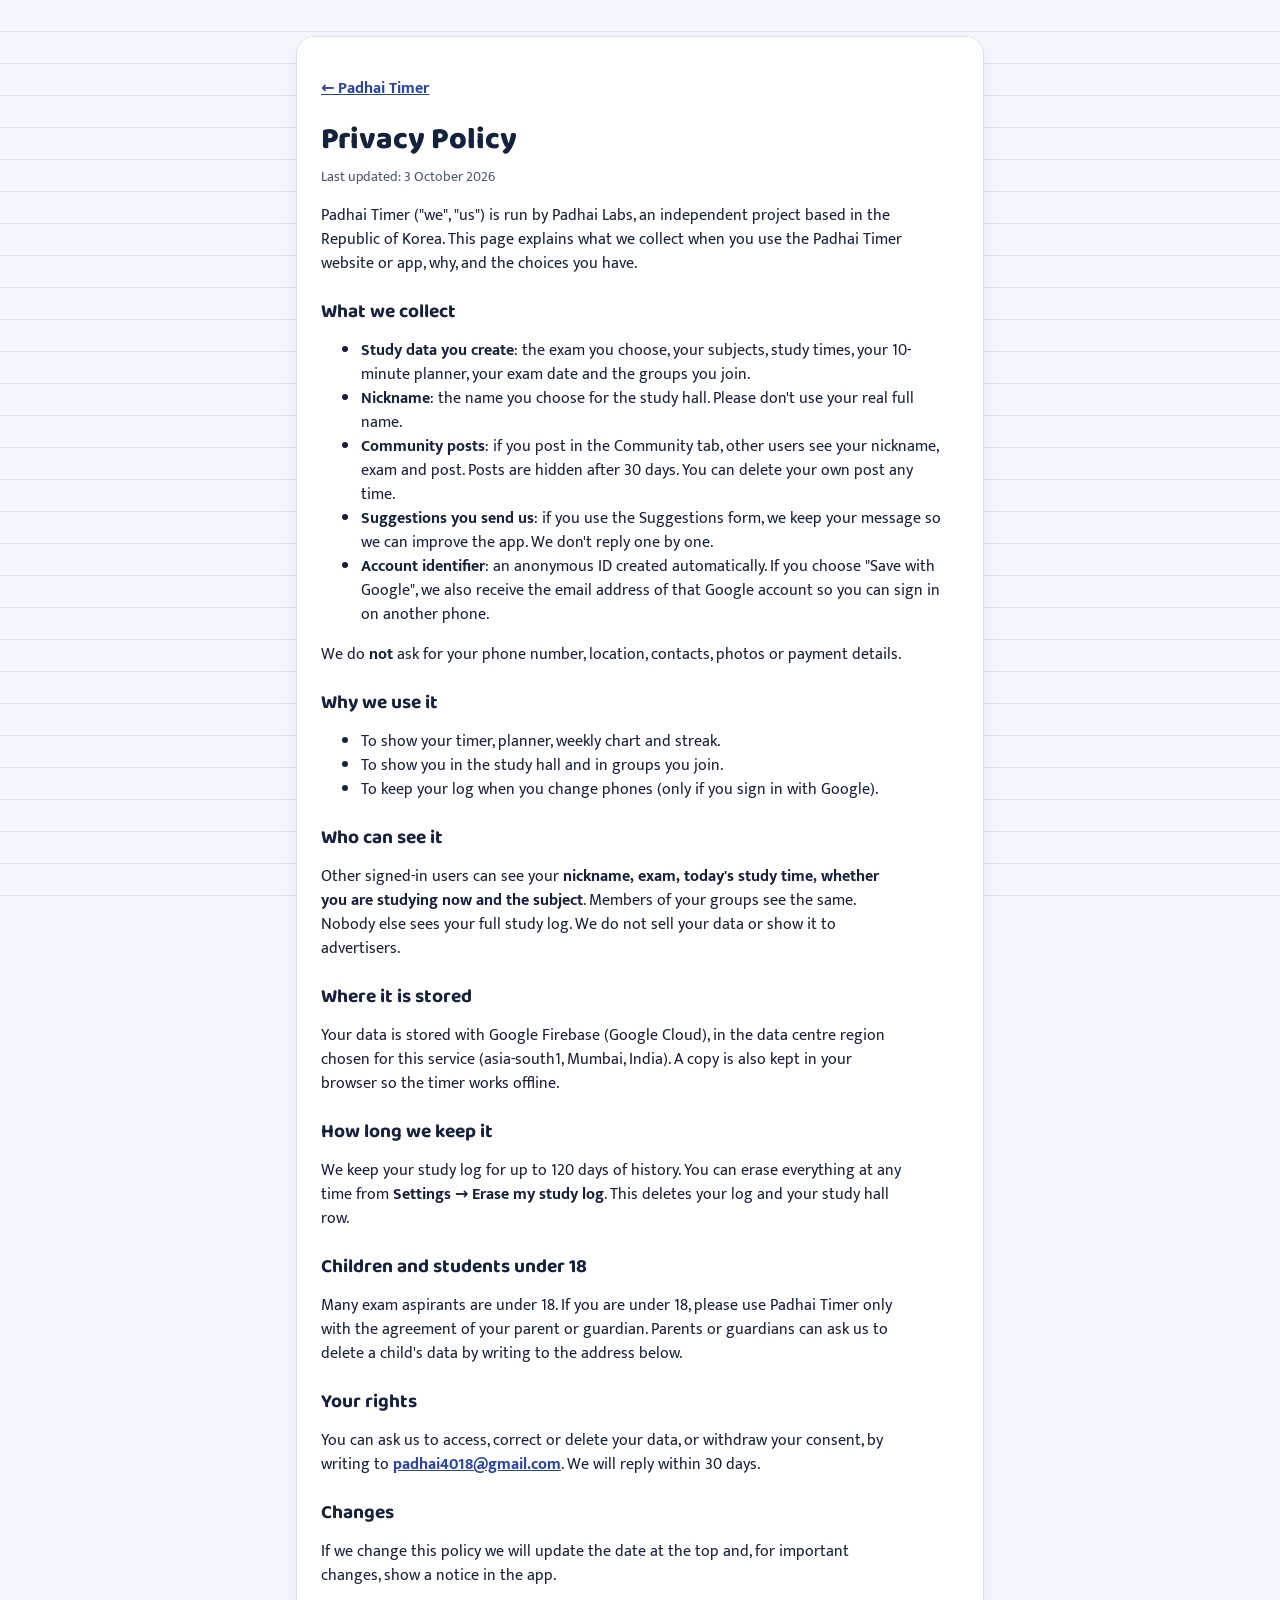
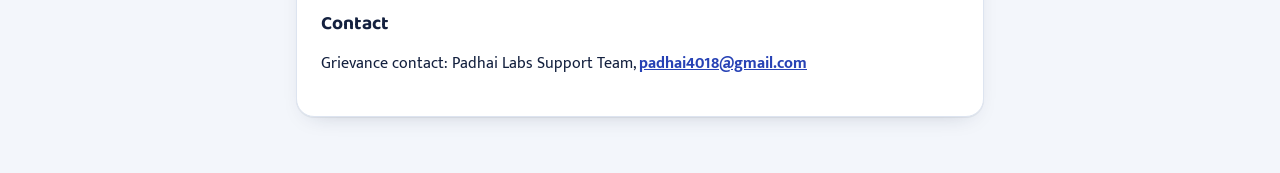
<file: privacy.html>
<!doctype html>
<html lang="en">
<head>
<meta charset="utf-8">
<meta name="viewport" content="width=device-width,initial-scale=1,viewport-fit=cover">
<title>Privacy Policy · Padhai Timer</title>
<link rel="stylesheet" href="https://fonts.googleapis.com/css2?family=Baloo+2:wght@700;800&family=Mukta:wght@400;500;700&display=swap">
<link rel="stylesheet" href="style.css?v=30">
<style>
  .doc{max-width:720px;margin:0 auto;padding-inline:16px;padding-block:28px 48px}
  .doc .card{padding:24px}
  .doc h1{font-family:var(--display);font-weight:800;font-size:1.9rem;margin:0 0 4px}
  .doc h2{font-family:var(--display);font-weight:700;font-size:1.2rem;margin:24px 0 6px}
  .doc p,.doc li{max-width:65ch}
  .doc a{color:var(--blue);font-weight:700}
  .fill{background:color-mix(in srgb,var(--marigold) 25%,transparent);padding:0 4px;border-radius:4px}
</style>
</head>
<body>
<div class="doc"><div class="card">
  <p><a href="./">← Padhai Timer</a></p>
  <h1>Privacy Policy</h1>
  <p class="sub">Last updated: 3 October 2026</p>

  <p>Padhai Timer ("we", "us") is run by Padhai Labs, an independent project based in the Republic of Korea. This page explains what we collect when you use the Padhai Timer website or app, why, and the choices you have.</p>

  <h2>What we collect</h2>
  <ul>
    <li><strong>Study data you create</strong>: the exam you choose, your subjects, study times, your 10-minute planner, your exam date and the groups you join.</li>
    <li><strong>Nickname</strong>: the name you choose for the study hall. Please don't use your real full name.</li>
    <li><strong>Community posts</strong>: if you post in the Community tab, other users see your nickname, exam and post. Posts are hidden after 30 days. You can delete your own post any time.</li>
    <li><strong>Suggestions you send us</strong>: if you use the Suggestions form, we keep your message so we can improve the app. We don't reply one by one.</li>
    <li><strong>Account identifier</strong>: an anonymous ID created automatically. If you choose "Save with Google", we also receive the email address of that Google account so you can sign in on another phone.</li>
  </ul>
  <p>We do <strong>not</strong> ask for your phone number, location, contacts, photos or payment details.</p>

  <h2>Why we use it</h2>
  <ul>
    <li>To show your timer, planner, weekly chart and streak.</li>
    <li>To show you in the study hall and in groups you join.</li>
    <li>To keep your log when you change phones (only if you sign in with Google).</li>
  </ul>

  <h2>Who can see it</h2>
  <p>Other signed-in users can see your <strong>nickname, exam, today's study time, whether you are studying now and the subject</strong>. Members of your groups see the same. Nobody else sees your full study log. We do not sell your data or show it to advertisers.</p>

  <h2>Where it is stored</h2>
  <p>Your data is stored with Google Firebase (Google Cloud), in the data centre region chosen for this service (asia-south1, Mumbai, India). A copy is also kept in your browser so the timer works offline.</p>

  <h2>How long we keep it</h2>
  <p>We keep your study log for up to 120 days of history. You can erase everything at any time from <strong>Settings → Erase my study log</strong>. This deletes your log and your study hall row.</p>

  <h2>Children and students under 18</h2>
  <p>Many exam aspirants are under 18. If you are under 18, please use Padhai Timer only with the agreement of your parent or guardian. Parents or guardians can ask us to delete a child's data by writing to the address below.</p>

  <h2>Your rights</h2>
  <p>You can ask us to access, correct or delete your data, or withdraw your consent, by writing to <a href="mailto:padhai4018@gmail.com">padhai4018@gmail.com</a>. We will reply within 30 days.</p>

  <h2>Changes</h2>
  <p>If we change this policy we will update the date at the top and, for important changes, show a notice in the app.</p>

  <h2>Contact</h2>
  <p>Grievance contact: Padhai Labs Support Team, <a href="mailto:padhai4018@gmail.com">padhai4018@gmail.com</a></p>
</div></div>
</body>
</html>
</file>
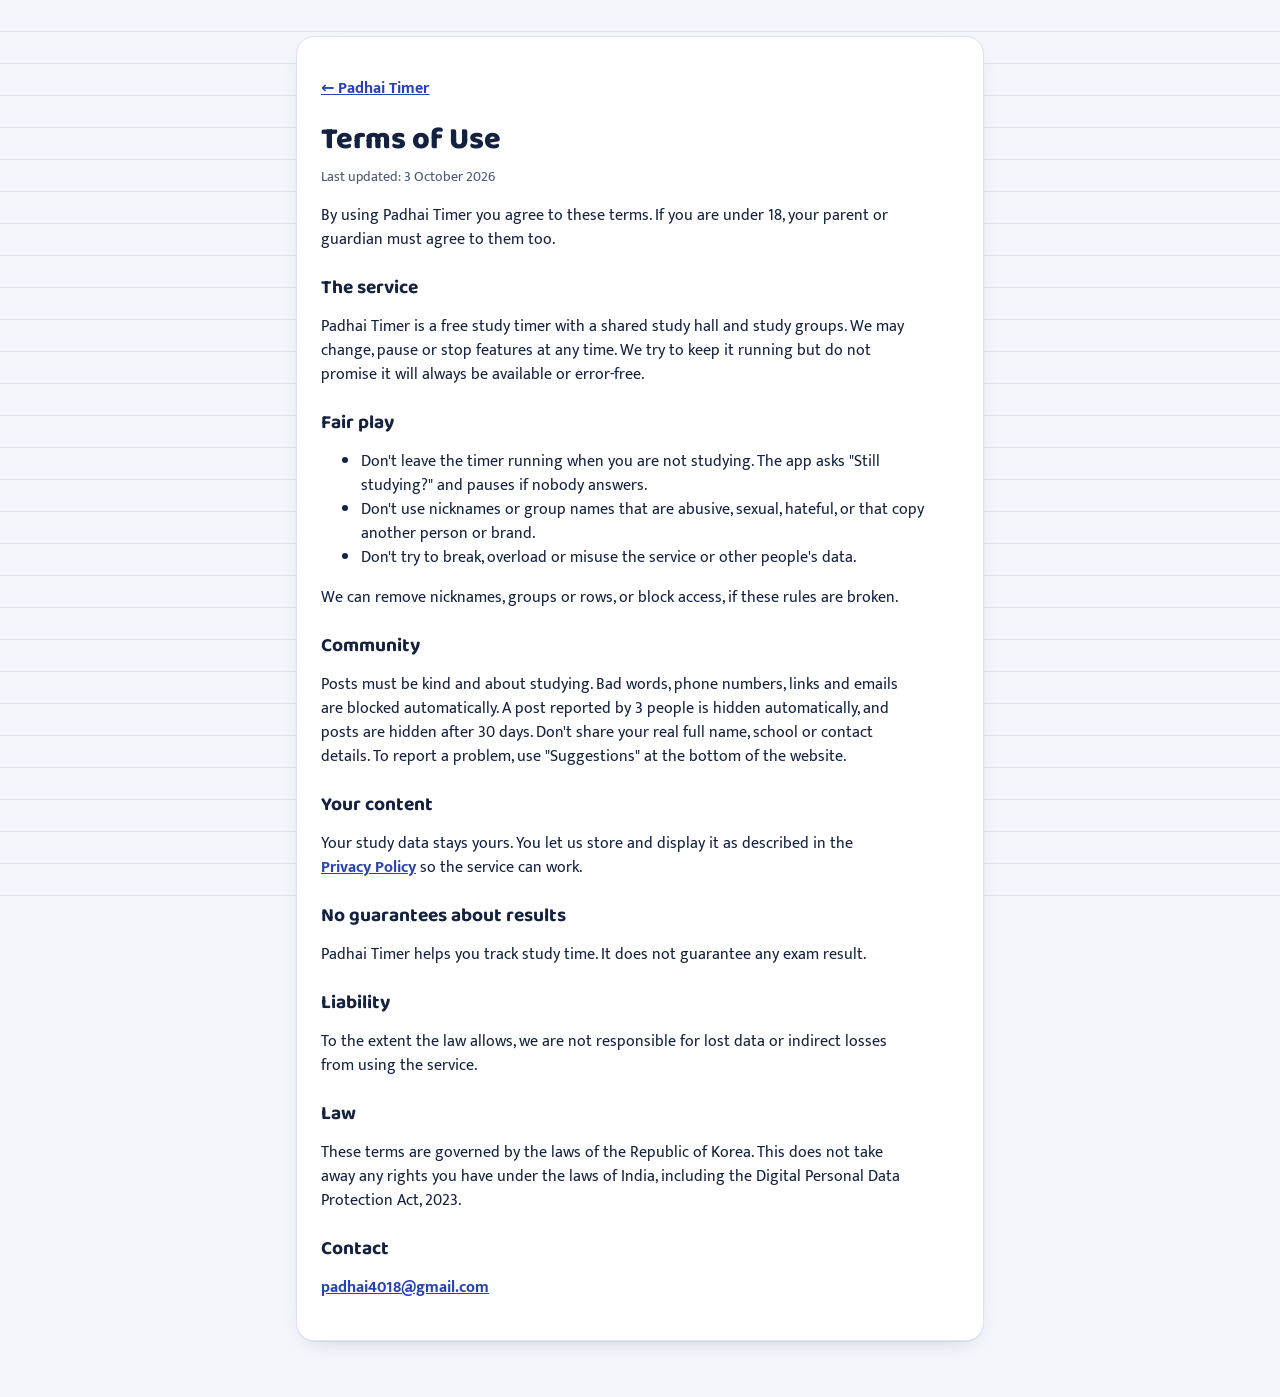
<file: terms.html>
<!doctype html>
<html lang="en">
<head>
<meta charset="utf-8">
<meta name="viewport" content="width=device-width,initial-scale=1,viewport-fit=cover">
<title>Terms of Use · Padhai Timer</title>
<link rel="stylesheet" href="https://fonts.googleapis.com/css2?family=Baloo+2:wght@700;800&family=Mukta:wght@400;500;700&display=swap">
<link rel="stylesheet" href="style.css?v=30">
<style>
  .doc{max-width:720px;margin:0 auto;padding-inline:16px;padding-block:28px 48px}
  .doc .card{padding:24px}
  .doc h1{font-family:var(--display);font-weight:800;font-size:1.9rem;margin:0 0 4px}
  .doc h2{font-family:var(--display);font-weight:700;font-size:1.2rem;margin:24px 0 6px}
  .doc p,.doc li{max-width:65ch}
  .doc a{color:var(--blue);font-weight:700}
  .fill{background:color-mix(in srgb,var(--marigold) 25%,transparent);padding:0 4px;border-radius:4px}
</style>
</head>
<body>
<div class="doc"><div class="card">
  <p><a href="./">← Padhai Timer</a></p>
  <h1>Terms of Use</h1>
  <p class="sub">Last updated: 3 October 2026</p>

  <p>By using Padhai Timer you agree to these terms. If you are under 18, your parent or guardian must agree to them too.</p>

  <h2>The service</h2>
  <p>Padhai Timer is a free study timer with a shared study hall and study groups. We may change, pause or stop features at any time. We try to keep it running but do not promise it will always be available or error-free.</p>

  <h2>Fair play</h2>
  <ul>
    <li>Don't leave the timer running when you are not studying. The app asks "Still studying?" and pauses if nobody answers.</li>
    <li>Don't use nicknames or group names that are abusive, sexual, hateful, or that copy another person or brand.</li>
    <li>Don't try to break, overload or misuse the service or other people's data.</li>
  </ul>
  <p>We can remove nicknames, groups or rows, or block access, if these rules are broken.</p>

  <h2>Community</h2>
  <p>Posts must be kind and about studying. Bad words, phone numbers, links and emails are blocked automatically. A post reported by 3 people is hidden automatically, and posts are hidden after 30 days. Don't share your real full name, school or contact details. To report a problem, use "Suggestions" at the bottom of the website.</p>

  <h2>Your content</h2>
  <p>Your study data stays yours. You let us store and display it as described in the <a href="privacy.html">Privacy Policy</a> so the service can work.</p>

  <h2>No guarantees about results</h2>
  <p>Padhai Timer helps you track study time. It does not guarantee any exam result.</p>

  <h2>Liability</h2>
  <p>To the extent the law allows, we are not responsible for lost data or indirect losses from using the service.</p>

  <h2>Law</h2>
  <p>These terms are governed by the laws of the Republic of Korea. This does not take away any rights you have under the laws of India, including the Digital Personal Data Protection Act, 2023.</p>

  <h2>Contact</h2>
  <p><a href="mailto:padhai4018@gmail.com">padhai4018@gmail.com</a></p>
</div></div>
</body>
</html>
</file>
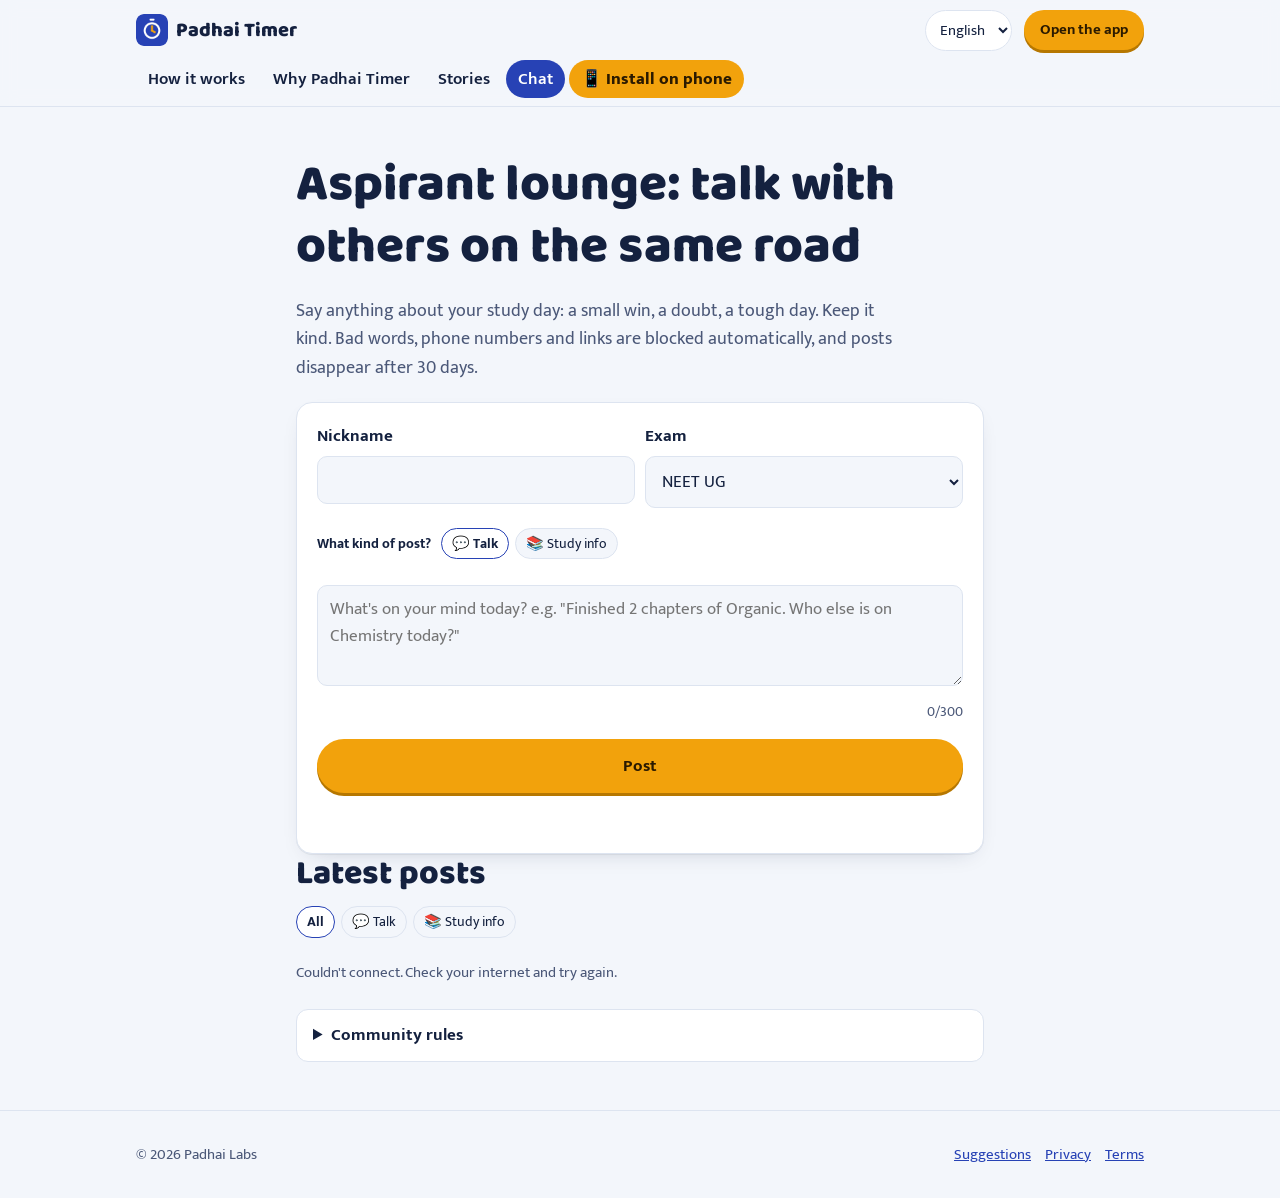
<file: home/community.html>
<!doctype html>
<html lang="en">
<head>
<meta charset="utf-8">
<meta name="viewport" content="width=device-width,initial-scale=1,viewport-fit=cover">
<title>Chat · Padhai Timer</title>
<meta name="description" content="Say anything about your study day: a small win, a doubt, a tough day. Keep it kind. Bad words, phone numbers and links are blocked automatically, and posts disappear after 30 days.">
<meta name="theme-color" content="#2742B5">
<meta property="og:title" content="Chat · Padhai Timer">
<meta property="og:description" content="Say anything about your study day: a small win, a doubt, a tough day. Keep it kind. Bad words, phone numbers and links are blocked automatically, and posts disappear after 30 days.">
<meta property="og:image" content="https://padhaitimer.com/icons/icon-512.png">
<meta property="og:url" content="https://padhaitimer.com/home/community.html">
<meta property="og:type" content="website">
<link rel="icon" href="../icons/icon-192.png">
<link rel="manifest" href="../manifest.json">
<link rel="stylesheet" href="https://fonts.googleapis.com/css2?family=Baloo+2:wght@700;800&family=Mukta:wght@400;600;700&display=swap">
<link rel="stylesheet" href="../home/home.css?v=30">
<script src="../clock.js?v=30"></script>
<script src="../firebase-config.js?v=30"></script>
</head>
<body>
<header class="top">
  <div class="wrap bar">
    <a class="brand" href="../home/"><img src="../icons/icon-192.png" alt=""> Padhai Timer</a>
    <select id="lang" aria-label="Language"><option value="en">English</option><option value="hi">हिन्दी</option><option value="ko">한국어</option></select>
    <a class="btn primary small openTop" href="../" data-t="navOpen">Open the app</a>
  </div>
  <nav class="wrap menu" aria-label="Menu"><a href="../home/how.html" data-t="navHow">How it works</a><a href="../home/why.html" data-t="navWhy">Why Padhai Timer</a><a href="../home/stories.html" data-t="navStories">Stories</a><a href="../home/community.html" aria-current="page" data-t="navCommunity">Chat</a><a class="install" href="../install.html" data-t="navInstall">📱 Install on phone</a></nav>
</header>
<main>
<section class="wrap narrow">
  <h1 data-t="comT">Aspirant lounge: talk with others on the same road</h1><p data-t="comIntro" class="lead">Say anything about your study day: a small win, a doubt, a tough day. Keep it kind. Bad words, phone numbers and links are blocked automatically, and posts disappear after 30 days.</p>
  <div id="community"></div>
</section>
<script src="../home/filter.js?v=30"></script>
<script src="../community-text.js?v=30"></script>
<script src="../community.js?v=30"></script>
<script>PadhaiCommunity.mount(document.getElementById("community"), {signIn: true});</script>
</main>
<footer><div class="wrap">
  <span>© 2026 Padhai Labs</span>
  <nav><a href="../home/contact.html" data-t="navContact">Suggestions</a><a href="../privacy.html" data-t="privacy">Privacy</a><a href="../terms.html" data-t="terms">Terms</a></nav>
</div></footer>
<script src="../home/i18n.js?v=30"></script>
<script src="../install-sheet.js?v=30"></script>
<script src="../home/home.js?v=30"></script>
</body>
</html>
</file>
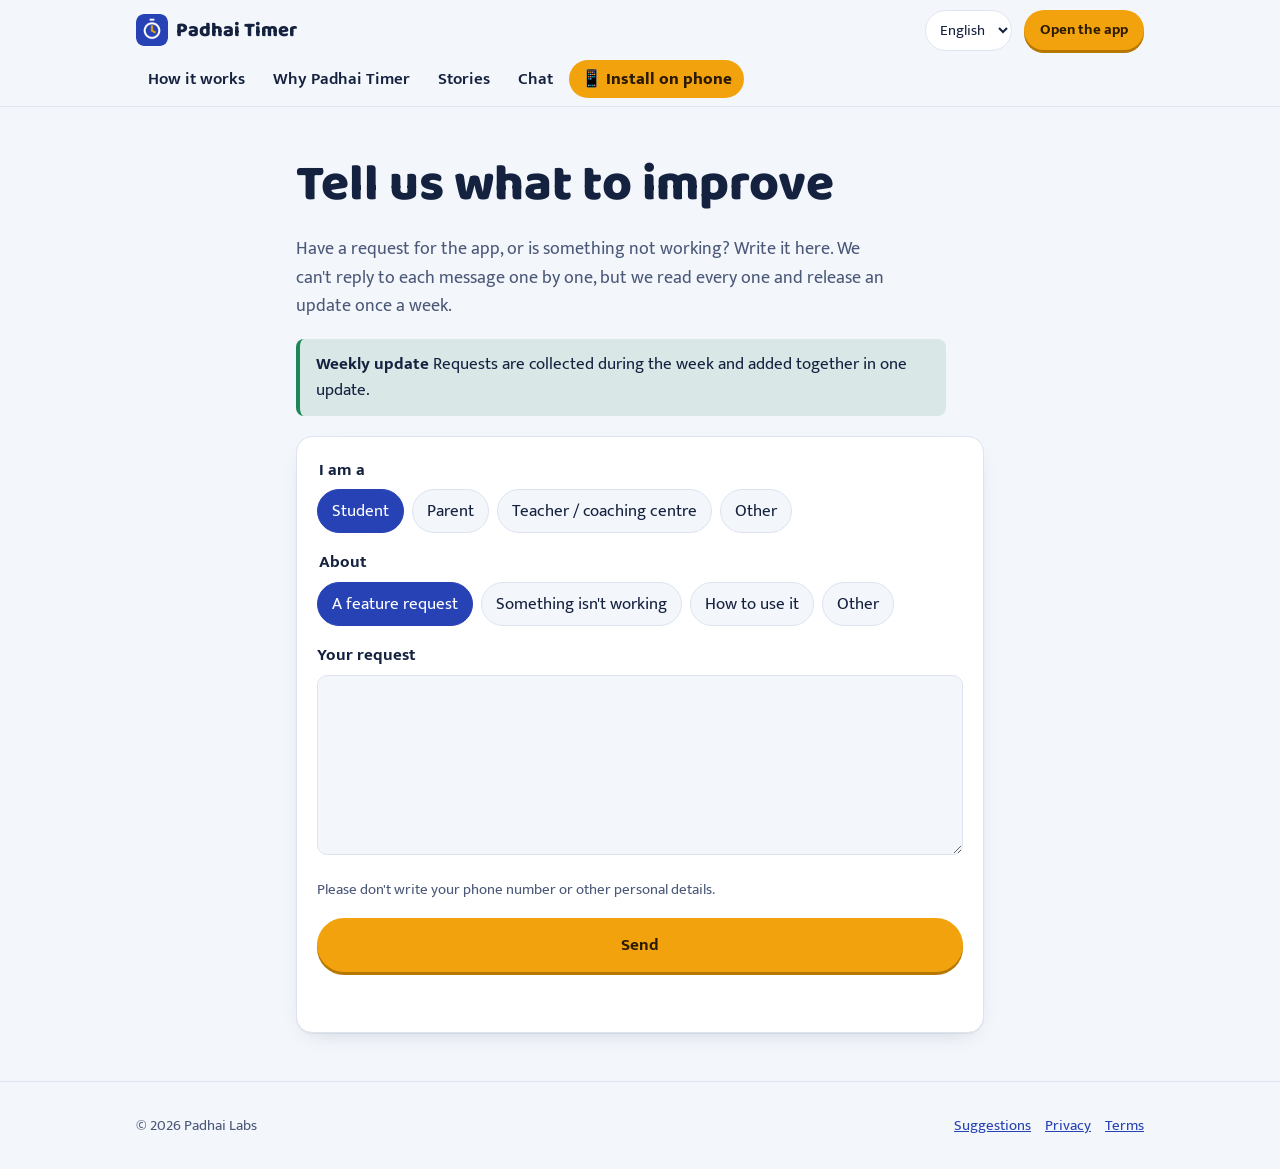
<file: home/contact.html>
<!doctype html>
<html lang="en">
<head>
<meta charset="utf-8">
<meta name="viewport" content="width=device-width,initial-scale=1,viewport-fit=cover">
<title>Suggestions · Padhai Timer</title>
<meta name="description" content="Have a request for the app, or is something not working? Write it here. We can&#x27;t reply to each message one by one, but we read every one and release an update once a week.">
<meta name="theme-color" content="#2742B5">
<meta property="og:title" content="Suggestions · Padhai Timer">
<meta property="og:description" content="Have a request for the app, or is something not working? Write it here. We can&#x27;t reply to each message one by one, but we read every one and release an update once a week.">
<meta property="og:image" content="https://padhaitimer.com/icons/icon-512.png">
<meta property="og:url" content="https://padhaitimer.com/home/contact.html">
<meta property="og:type" content="website">
<link rel="icon" href="../icons/icon-192.png">
<link rel="manifest" href="../manifest.json">
<link rel="stylesheet" href="https://fonts.googleapis.com/css2?family=Baloo+2:wght@700;800&family=Mukta:wght@400;600;700&display=swap">
<link rel="stylesheet" href="../home/home.css?v=30">
<script src="../clock.js?v=30"></script>
<script src="../firebase-config.js?v=30"></script>
</head>
<body>
<header class="top">
  <div class="wrap bar">
    <a class="brand" href="../home/"><img src="../icons/icon-192.png" alt=""> Padhai Timer</a>
    <select id="lang" aria-label="Language"><option value="en">English</option><option value="hi">हिन्दी</option><option value="ko">한국어</option></select>
    <a class="btn primary small openTop" href="../" data-t="navOpen">Open the app</a>
  </div>
  <nav class="wrap menu" aria-label="Menu"><a href="../home/how.html" data-t="navHow">How it works</a><a href="../home/why.html" data-t="navWhy">Why Padhai Timer</a><a href="../home/stories.html" data-t="navStories">Stories</a><a href="../home/community.html" data-t="navCommunity">Chat</a><a class="install" href="../install.html" data-t="navInstall">📱 Install on phone</a></nav>
</header>
<main>
<section class="wrap narrow"><h1 data-t="cT">Tell us what to improve</h1><p data-t="cIntro" class="lead">Have a request for the app, or is something not working? Write it here. We can&#x27;t reply to each message one by one, but we read every one and release an update once a week.</p>
  <div class="oneline"><b data-t="weeklyT">Weekly update</b> <span data-t="weekly">Requests are collected during the week and added together in one update.</span></div>
  <form id="cform" class="card form" novalidate>
    <fieldset><legend data-t="fRole">I am a</legend><div class="chips"><label class="chip"><input type="radio" name="role" value="student" checked><span data-t="roleStudent">Student</span></label><label class="chip"><input type="radio" name="role" value="parent"><span data-t="roleParent">Parent</span></label><label class="chip"><input type="radio" name="role" value="teacher"><span data-t="roleTeacher">Teacher / coaching centre</span></label><label class="chip"><input type="radio" name="role" value="other"><span data-t="roleOther">Other</span></label></div></fieldset>
    <fieldset><legend data-t="fTopic">About</legend><div class="chips"><label class="chip"><input type="radio" name="topic" value="idea" checked><span data-t="tIdea">A feature request</span></label><label class="chip"><input type="radio" name="topic" value="bug"><span data-t="tBug">Something isn&#x27;t working</span></label><label class="chip"><input type="radio" name="topic" value="question"><span data-t="tQuestion">How to use it</span></label><label class="chip"><input type="radio" name="topic" value="other"><span data-t="tOther">Other</span></label></div></fieldset>
    <label class="field"><span data-t="fMsg">Your request</span><textarea id="cMsg" rows="6" maxlength="2000" required></textarea></label>
    <p data-t="cPriv" class="note">Please don&#x27;t write your phone number or other personal details.</p>
    <button class="btn primary" id="cSend" type="submit" data-t="send">Send</button>
    <p id="cStatus" class="status" role="status" aria-live="polite"></p>
  </form>
  <div id="cDone" class="card done" hidden><p data-t="sent" class="lead">Thank you! We&#x27;ve got it. Requests are reviewed together and added in the weekly update.</p><button class="btn ghost small" id="cAgain" type="button" data-t="again">Send another</button></div>
</section>
</main>
<footer><div class="wrap">
  <span>© 2026 Padhai Labs</span>
  <nav><a href="../home/contact.html" data-t="navContact">Suggestions</a><a href="../privacy.html" data-t="privacy">Privacy</a><a href="../terms.html" data-t="terms">Terms</a></nav>
</div></footer>
<script src="../home/i18n.js?v=30"></script>
<script src="../install-sheet.js?v=30"></script>
<script src="../home/home.js?v=30"></script>
</body>
</html>
</file>
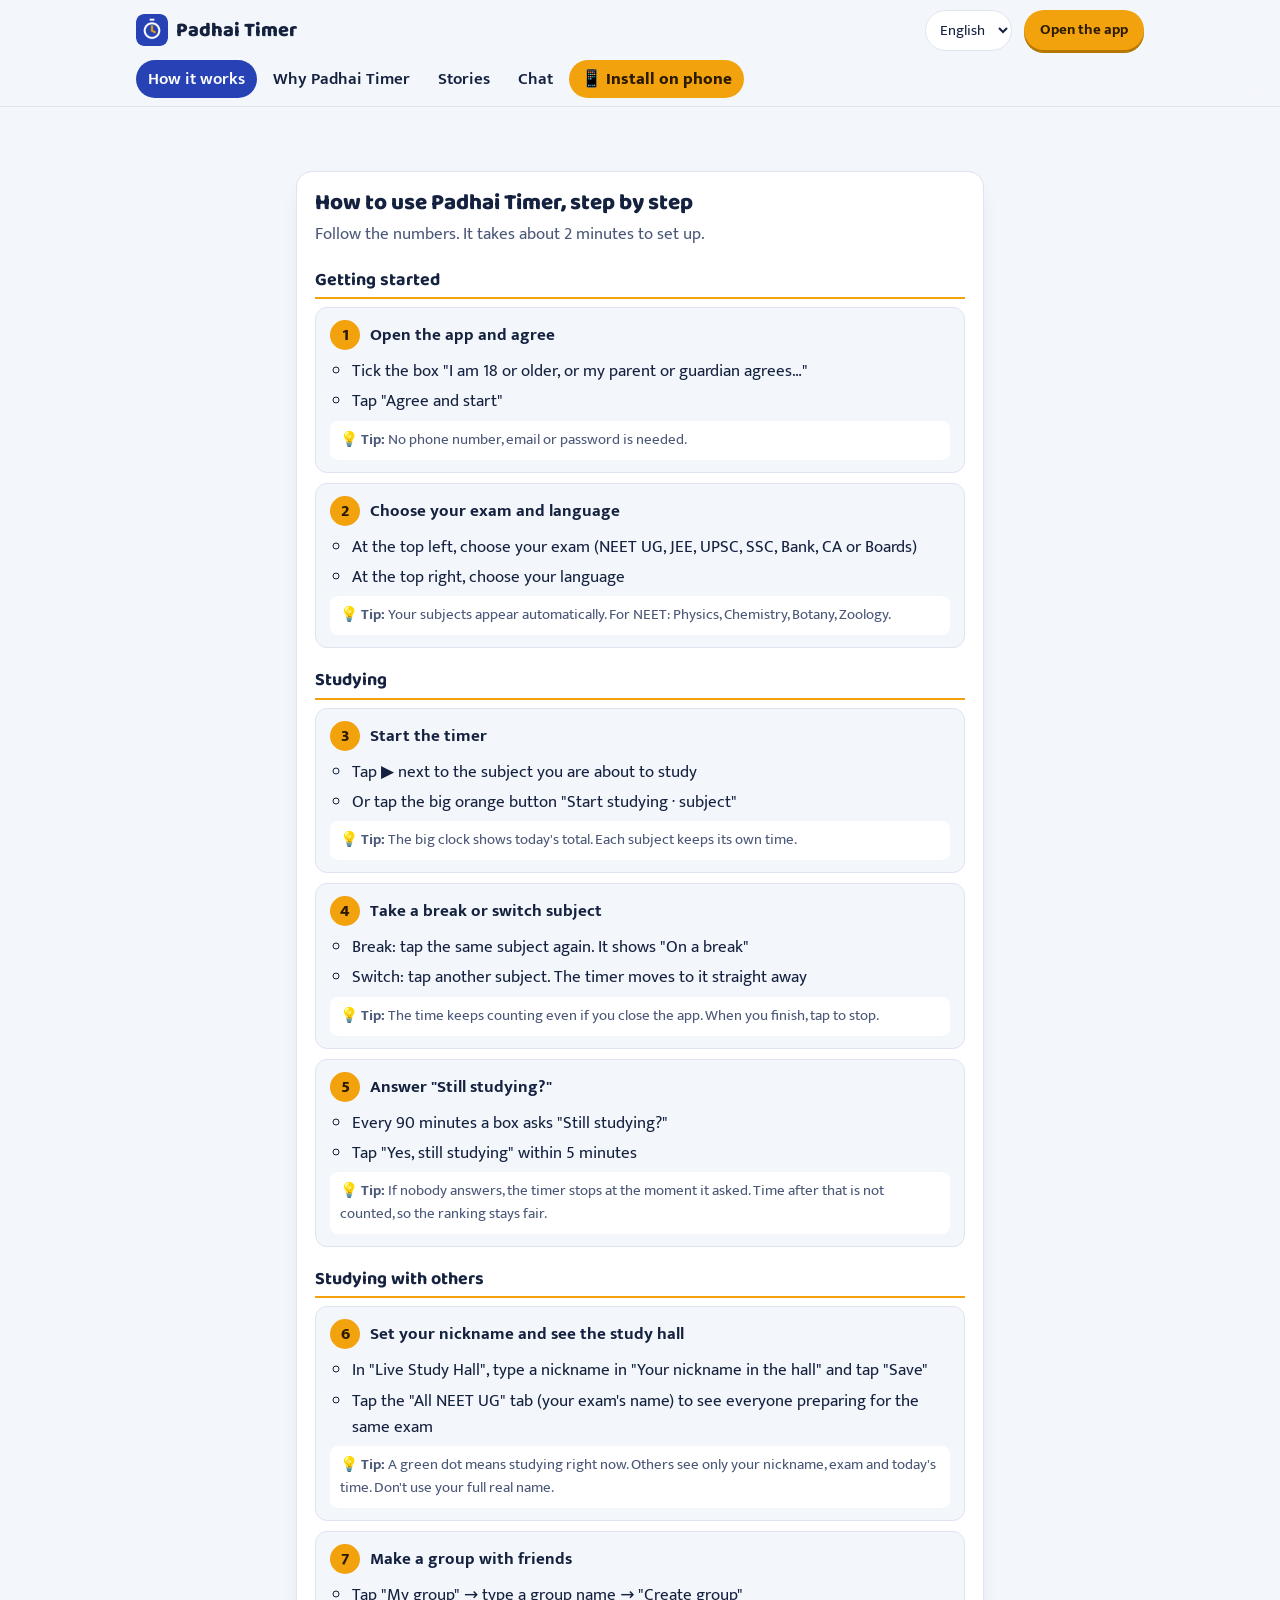
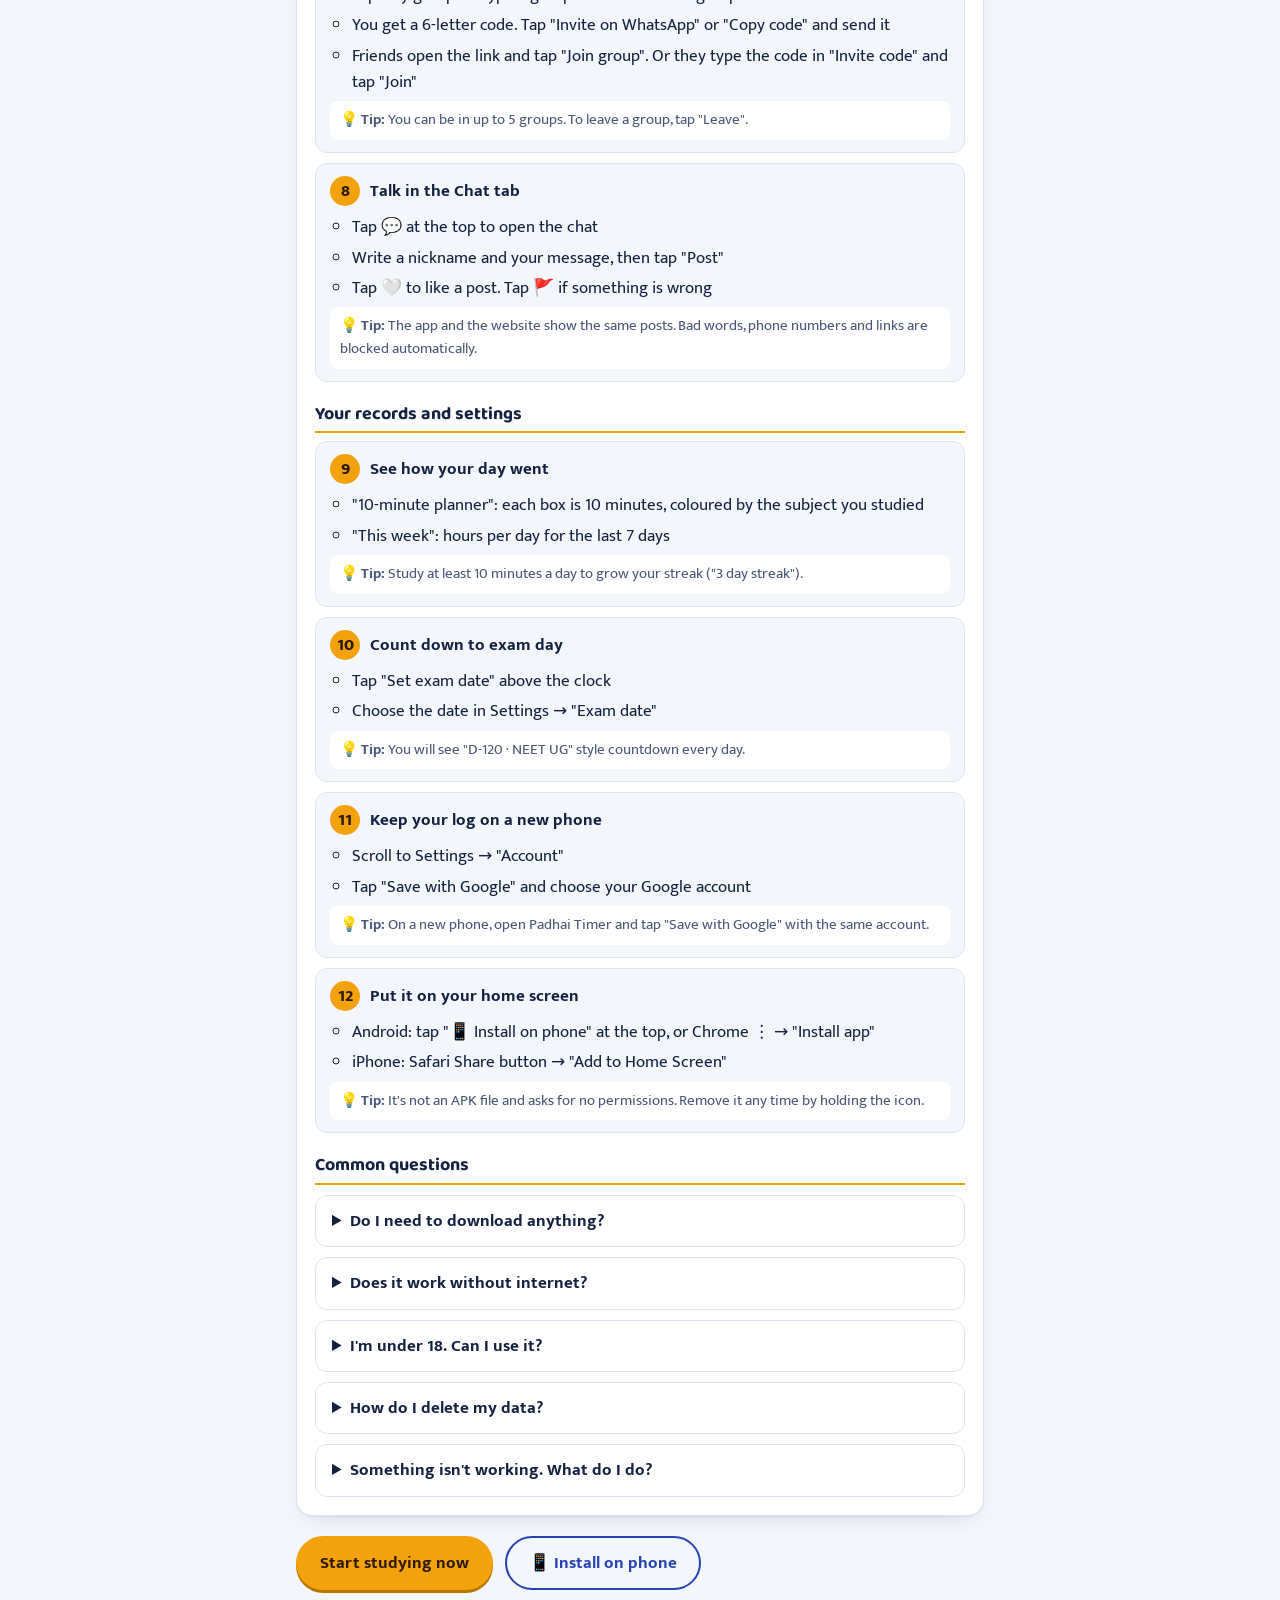
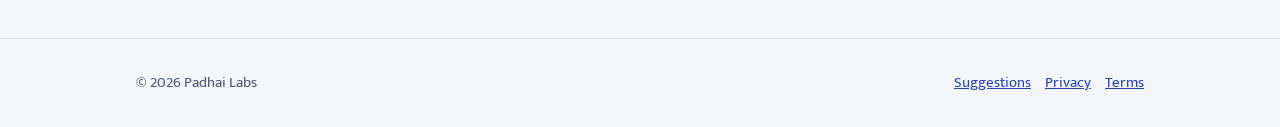
<file: home/how.html>
<!doctype html>
<html lang="en">
<head>
<meta charset="utf-8">
<meta name="viewport" content="width=device-width,initial-scale=1,viewport-fit=cover">
<title>How to use Padhai Timer</title>
<meta name="description" content="Step by step: choose your exam, start the timer, study with friends, chat, and keep your records.">
<meta name="theme-color" content="#2742B5">
<meta property="og:title" content="How to use Padhai Timer">
<meta property="og:description" content="Step by step: choose your exam, start the timer, study with friends, chat, and keep your records.">
<meta property="og:image" content="https://padhaitimer.com/icons/icon-512.png">
<meta property="og:url" content="https://padhaitimer.com/home/how.html">
<meta property="og:type" content="website">
<link rel="icon" href="../icons/icon-192.png">
<link rel="manifest" href="../manifest.json">
<link rel="stylesheet" href="https://fonts.googleapis.com/css2?family=Baloo+2:wght@700;800&family=Mukta:wght@400;600;700&display=swap">
<link rel="stylesheet" href="../home/home.css?v=30">
</head>
<body>
<header class="top">
  <div class="wrap bar">
    <a class="brand" href="../home/"><img src="../icons/icon-192.png" alt=""> Padhai Timer</a>
    <select id="lang" aria-label="Language"><option value="en">English</option><option value="hi">हिन्दी</option><option value="ko">한국어</option></select>
    <a class="btn primary small openTop" href="../" data-t="navOpen">Open the app</a>
  </div>
  <nav class="wrap menu" aria-label="Menu"><a href="../home/how.html" aria-current="page" data-t="navHow">How it works</a><a href="../home/why.html" data-t="navWhy">Why Padhai Timer</a><a href="../home/stories.html" data-t="navStories">Stories</a><a href="../home/community.html" data-t="navCommunity">Chat</a><a class="install" href="../install.html" data-t="navInstall">📱 Install on phone</a></nav>
</header>
<main>
<section class="wrap narrow"><div class="guide-card" id="howMount"></div>
  <div class="ctas"><a class="btn primary" href="../" data-t="start">Start studying now</a><a class="btn ghost" href="../install.html" data-t="navInstall">📱 Install on phone</a></div></section>
<script src="../guide.js?v=30"></script>
<script>PadhaiGuide.mount(document.getElementById("howMount"));</script>
</main>
<footer><div class="wrap">
  <span>© 2026 Padhai Labs</span>
  <nav><a href="../home/contact.html" data-t="navContact">Suggestions</a><a href="../privacy.html" data-t="privacy">Privacy</a><a href="../terms.html" data-t="terms">Terms</a></nav>
</div></footer>
<script src="../home/i18n.js?v=30"></script>
<script src="../install-sheet.js?v=30"></script>
<script src="../home/home.js?v=30"></script>
</body>
</html>
</file>
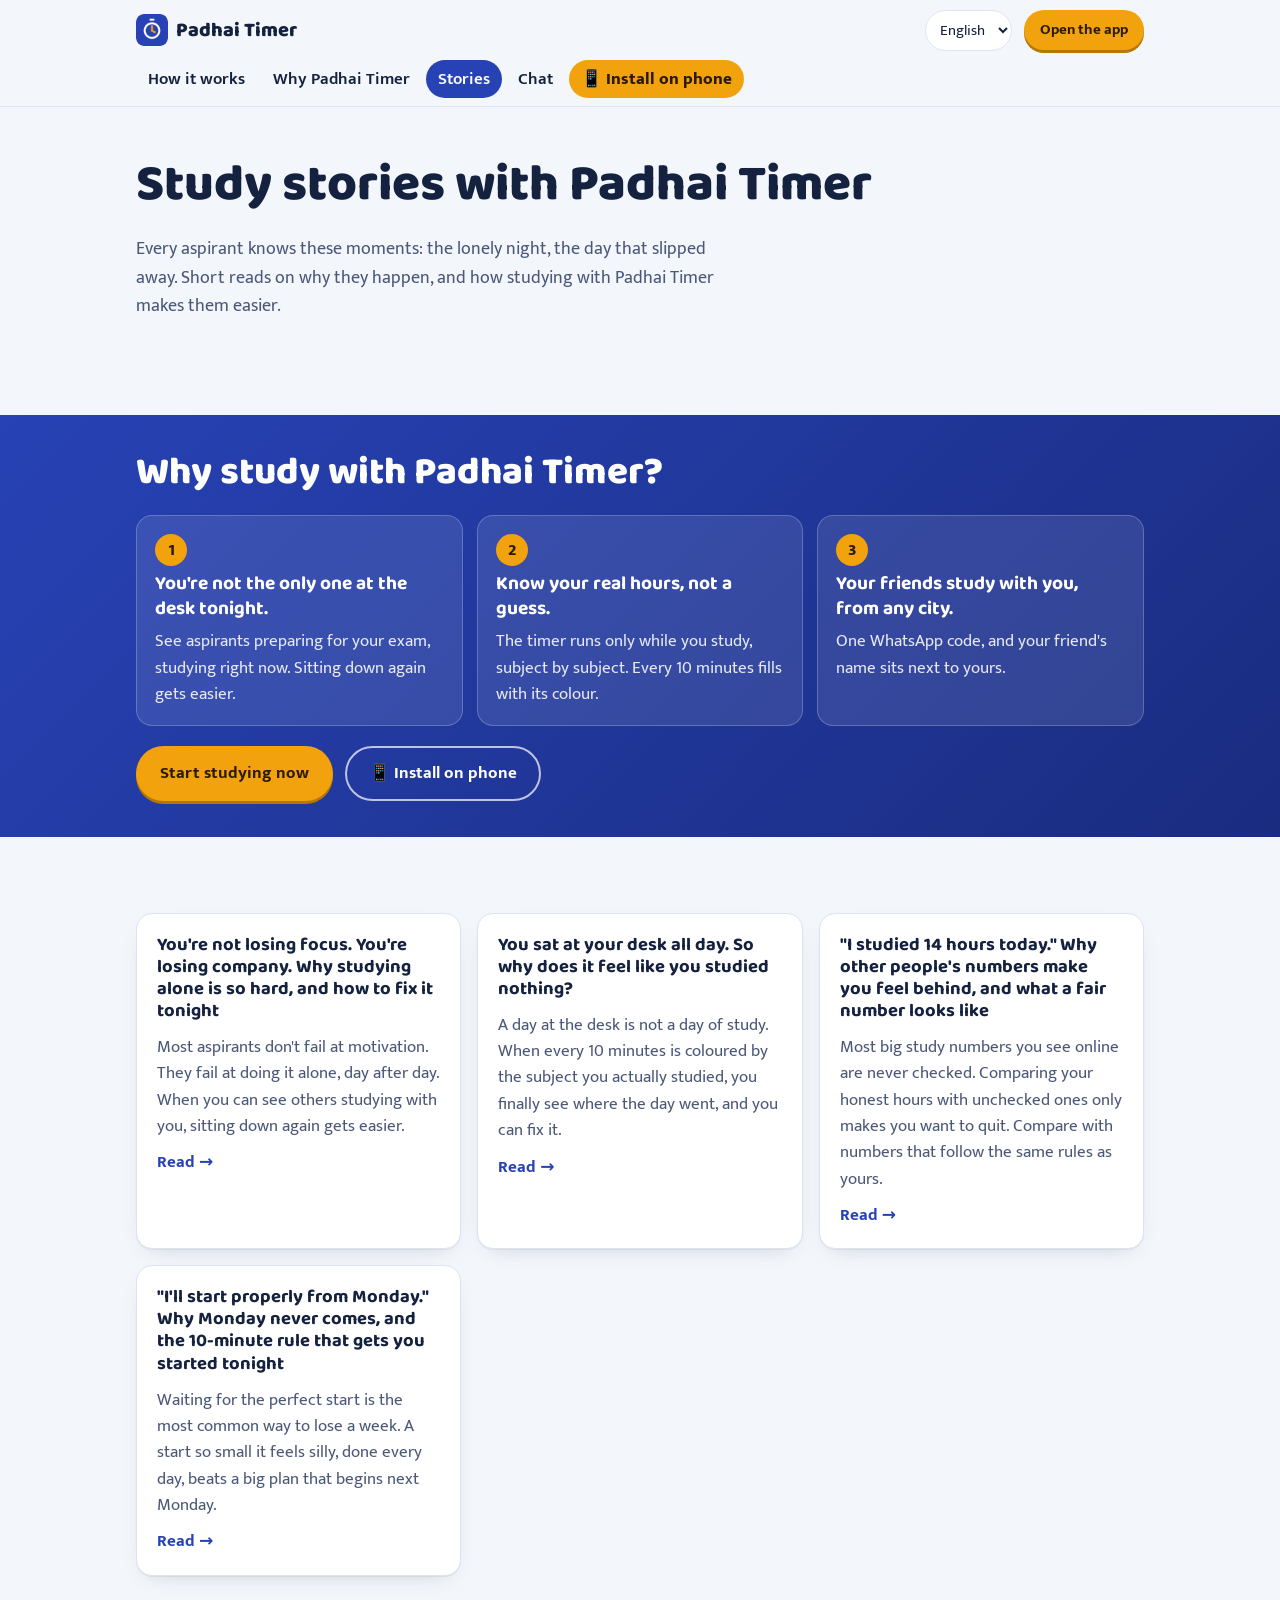
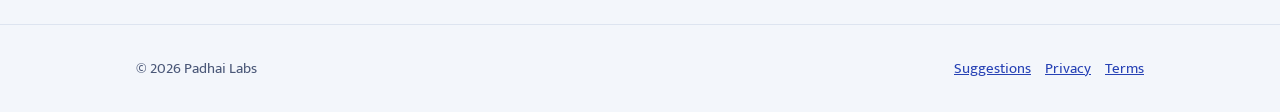
<file: home/stories.html>
<!doctype html>
<html lang="en">
<head>
<meta charset="utf-8">
<meta name="viewport" content="width=device-width,initial-scale=1,viewport-fit=cover">
<title>Stories · Padhai Timer</title>
<meta name="description" content="Every aspirant knows these moments: the lonely night, the day that slipped away. Short reads on why they happen, and how studying with Padhai Timer makes them easier.">
<meta name="theme-color" content="#2742B5">
<meta property="og:title" content="Stories · Padhai Timer">
<meta property="og:description" content="Every aspirant knows these moments: the lonely night, the day that slipped away. Short reads on why they happen, and how studying with Padhai Timer makes them easier.">
<meta property="og:image" content="https://padhaitimer.com/icons/icon-512.png">
<meta property="og:url" content="https://padhaitimer.com/home/stories.html">
<meta property="og:type" content="website">
<link rel="icon" href="../icons/icon-192.png">
<link rel="manifest" href="../manifest.json">
<link rel="stylesheet" href="https://fonts.googleapis.com/css2?family=Baloo+2:wght@700;800&family=Mukta:wght@400;600;700&display=swap">
<link rel="stylesheet" href="../home/home.css?v=30">
</head>
<body>
<header class="top">
  <div class="wrap bar">
    <a class="brand" href="../home/"><img src="../icons/icon-192.png" alt=""> Padhai Timer</a>
    <select id="lang" aria-label="Language"><option value="en">English</option><option value="hi">हिन्दी</option><option value="ko">한국어</option></select>
    <a class="btn primary small openTop" href="../" data-t="navOpen">Open the app</a>
  </div>
  <nav class="wrap menu" aria-label="Menu"><a href="../home/how.html" data-t="navHow">How it works</a><a href="../home/why.html" data-t="navWhy">Why Padhai Timer</a><a href="../home/stories.html" aria-current="page" data-t="navStories">Stories</a><a href="../home/community.html" data-t="navCommunity">Chat</a><a class="install" href="../install.html" data-t="navInstall">📱 Install on phone</a></nav>
</header>
<main>
<section class="wrap"><h1 data-t="storiesPageT">Study stories with Padhai Timer</h1><p data-t="storiesIntro" class="lead">Every aspirant knows these moments: the lonely night, the day that slipped away. Short reads on why they happen, and how studying with Padhai Timer makes them easier.</p></section><section class="hook"><div class="wrap"><h2 data-t="hookT">Why study with Padhai Timer?</h2>
  <div class="hook-grid"><div class="hook-item"><span class="hook-n">1</span><h3 data-t="hk1T">You&#x27;re not the only one at the desk tonight.</h3><p data-t="hk1">See aspirants preparing for your exam, studying right now. Sitting down again gets easier.</p></div><div class="hook-item"><span class="hook-n">2</span><h3 data-t="hk2T">Know your real hours, not a guess.</h3><p data-t="hk2">The timer runs only while you study, subject by subject. Every 10 minutes fills with its colour.</p></div><div class="hook-item"><span class="hook-n">3</span><h3 data-t="hk3T">Your friends study with you, from any city.</h3><p data-t="hk3">One WhatsApp code, and your friend&#x27;s name sits next to yours.</p></div></div>
  <div class="ctas"><a class="btn primary" href="../" data-t="start">Start studying now</a><a class="btn ghost" href="../install.html" data-t="navInstall">📱 Install on phone</a></div></div></section><section class="wrap"><div class="cards stories"><a class="card story" href="../home/posts/studying-alone.html"><h3 data-t="p1title">You&#x27;re not losing focus. You&#x27;re losing company. Why studying alone is so hard, and how to fix it tonight</h3><p data-t="p1one">Most aspirants don&#x27;t fail at motivation. They fail at doing it alone, day after day. When you can see others studying with you, sitting down again gets easier.</p><span class="more" data-t="readMore">Read →</span></a><a class="card story" href="../home/posts/real-hours.html"><h3 data-t="p2title">You sat at your desk all day. So why does it feel like you studied nothing?</h3><p data-t="p2one">A day at the desk is not a day of study. When every 10 minutes is coloured by the subject you actually studied, you finally see where the day went, and you can fix it.</p><span class="more" data-t="readMore">Read →</span></a><a class="card story" href="../home/posts/fair-hours.html"><h3 data-t="p3title">&quot;I studied 14 hours today.&quot; Why other people&#x27;s numbers make you feel behind, and what a fair number looks like</h3><p data-t="p3one">Most big study numbers you see online are never checked. Comparing your honest hours with unchecked ones only makes you want to quit. Compare with numbers that follow the same rules as yours.</p><span class="more" data-t="readMore">Read →</span></a><a class="card story" href="../home/posts/start-tonight.html"><h3 data-t="p4title">&quot;I&#x27;ll start properly from Monday.&quot; Why Monday never comes, and the 10-minute rule that gets you started tonight</h3><p data-t="p4one">Waiting for the perfect start is the most common way to lose a week. A start so small it feels silly, done every day, beats a big plan that begins next Monday.</p><span class="more" data-t="readMore">Read →</span></a></div></section>
</main>
<footer><div class="wrap">
  <span>© 2026 Padhai Labs</span>
  <nav><a href="../home/contact.html" data-t="navContact">Suggestions</a><a href="../privacy.html" data-t="privacy">Privacy</a><a href="../terms.html" data-t="terms">Terms</a></nav>
</div></footer>
<script src="../home/i18n.js?v=30"></script>
<script src="../install-sheet.js?v=30"></script>
<script src="../home/home.js?v=30"></script>
</body>
</html>
</file>
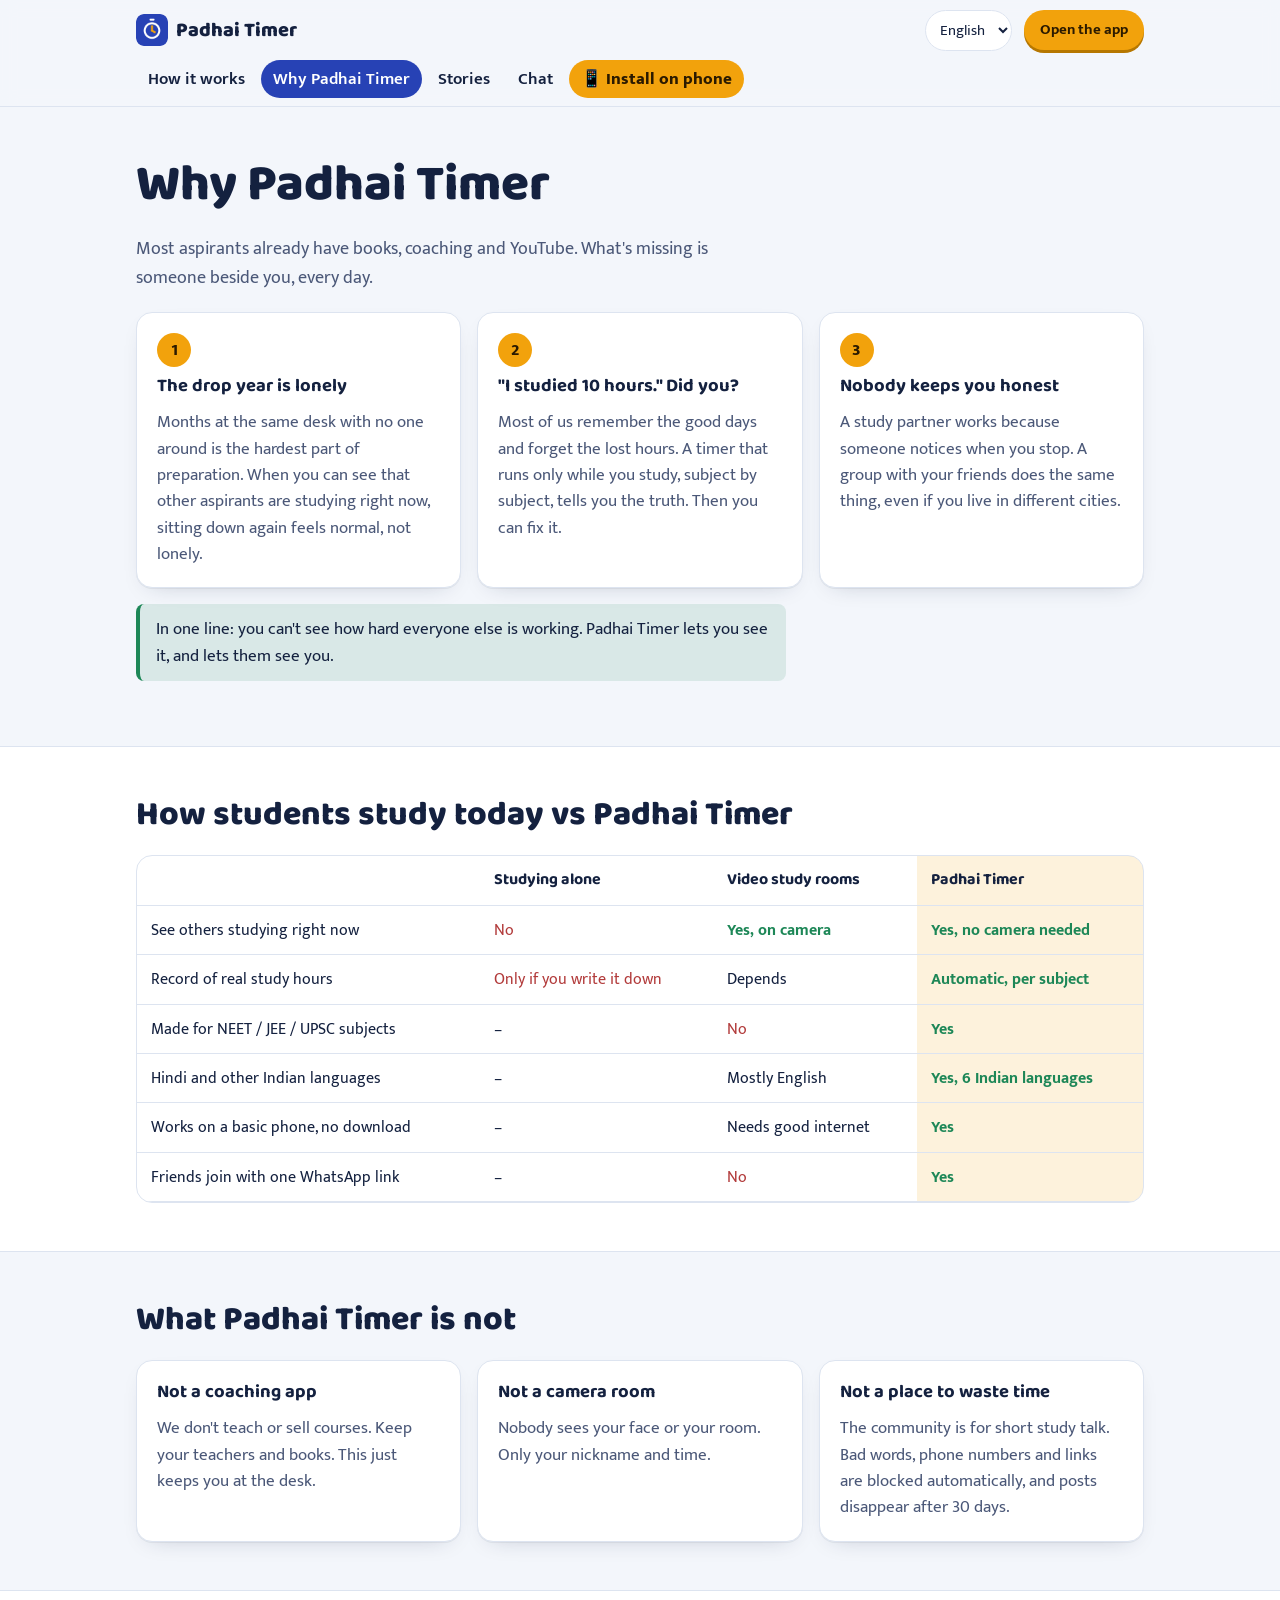
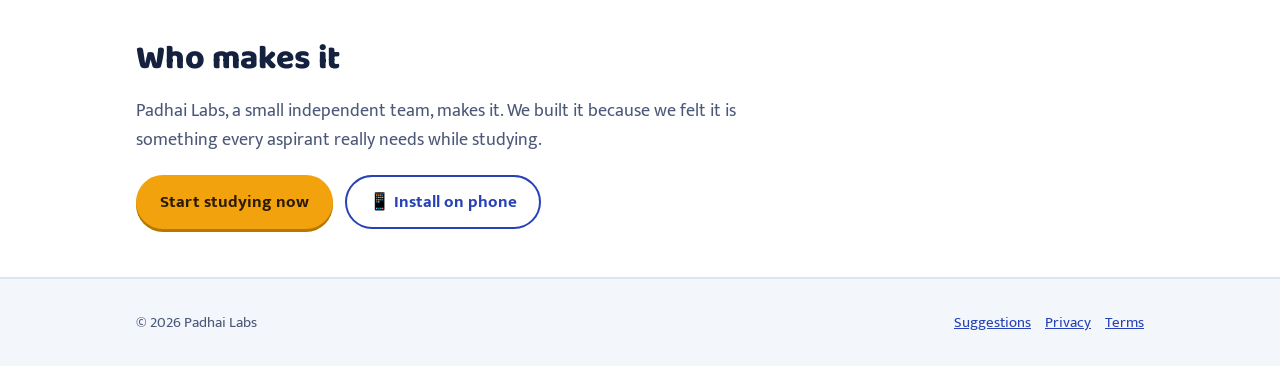
<file: home/why.html>
<!doctype html>
<html lang="en">
<head>
<meta charset="utf-8">
<meta name="viewport" content="width=device-width,initial-scale=1,viewport-fit=cover">
<title>Why Padhai Timer</title>
<meta name="description" content="Books, coaching and YouTube you already have. What&#x27;s missing is someone beside you every day.">
<meta name="theme-color" content="#2742B5">
<meta property="og:title" content="Why Padhai Timer">
<meta property="og:description" content="Books, coaching and YouTube you already have. What&#x27;s missing is someone beside you every day.">
<meta property="og:image" content="https://padhaitimer.com/icons/icon-512.png">
<meta property="og:url" content="https://padhaitimer.com/home/why.html">
<meta property="og:type" content="website">
<link rel="icon" href="../icons/icon-192.png">
<link rel="manifest" href="../manifest.json">
<link rel="stylesheet" href="https://fonts.googleapis.com/css2?family=Baloo+2:wght@700;800&family=Mukta:wght@400;600;700&display=swap">
<link rel="stylesheet" href="../home/home.css?v=30">
</head>
<body>
<header class="top">
  <div class="wrap bar">
    <a class="brand" href="../home/"><img src="../icons/icon-192.png" alt=""> Padhai Timer</a>
    <select id="lang" aria-label="Language"><option value="en">English</option><option value="hi">हिन्दी</option><option value="ko">한국어</option></select>
    <a class="btn primary small openTop" href="../" data-t="navOpen">Open the app</a>
  </div>
  <nav class="wrap menu" aria-label="Menu"><a href="../home/how.html" data-t="navHow">How it works</a><a href="../home/why.html" aria-current="page" data-t="navWhy">Why Padhai Timer</a><a href="../home/stories.html" data-t="navStories">Stories</a><a href="../home/community.html" data-t="navCommunity">Chat</a><a class="install" href="../install.html" data-t="navInstall">📱 Install on phone</a></nav>
</header>
<main>
<section class="wrap"><h1 data-t="whyPageT">Why Padhai Timer</h1><p data-t="whyIntro" class="lead">Most aspirants already have books, coaching and YouTube. What&#x27;s missing is someone beside you, every day.</p>
  <div class="cards numbered"><div class="card"><span class="num">1</span><h3 data-t="w1T">The drop year is lonely</h3><p data-t="wp1">Months at the same desk with no one around is the hardest part of preparation. When you can see that other aspirants are studying right now, sitting down again feels normal, not lonely.</p></div><div class="card"><span class="num">2</span><h3 data-t="w2T">&quot;I studied 10 hours.&quot; Did you?</h3><p data-t="wp2">Most of us remember the good days and forget the lost hours. A timer that runs only while you study, subject by subject, tells you the truth. Then you can fix it.</p></div><div class="card"><span class="num">3</span><h3 data-t="w3T">Nobody keeps you honest</h3><p data-t="wp3">A study partner works because someone notices when you stop. A group with your friends does the same thing, even if you live in different cities.</p></div></div>
  <p data-t="oneline" class="oneline">In one line: you can&#x27;t see how hard everyone else is working. Padhai Timer lets you see it, and lets them see you.</p></section>
<section class="band"><div class="wrap"><h2 data-t="cmpT">How students study today vs Padhai Timer</h2><div class="tablewrap"><table><thead><tr><th></th><th data-t="c0">Studying alone</th><th data-t="c1">Video study rooms</th><th class="us">Padhai Timer</th></tr></thead><tbody><tr><td data-t="r1">See others studying right now</td><td class="no" data-t="no">No</td><td class="yes" data-t="r1b">Yes, on camera</td><td class="us yes" data-t="r1c">Yes, no camera needed</td></tr><tr><td data-t="r2">Record of real study hours</td><td class="no" data-t="r2a">Only if you write it down</td><td data-t="r2b">Depends</td><td class="us yes" data-t="r2c">Automatic, per subject</td></tr><tr><td data-t="r3">Made for NEET / JEE / UPSC subjects</td><td>–</td><td class="no" data-t="no">No</td><td class="us yes" data-t="yes">Yes</td></tr><tr><td data-t="r4">Hindi and other Indian languages</td><td>–</td><td data-t="r4b">Mostly English</td><td class="us yes" data-t="r4c">Yes, 6 Indian languages</td></tr><tr><td data-t="r5">Works on a basic phone, no download</td><td>–</td><td data-t="r5b">Needs good internet</td><td class="us yes" data-t="yes">Yes</td></tr><tr><td data-t="r6">Friends join with one WhatsApp link</td><td>–</td><td class="no" data-t="no">No</td><td class="us yes" data-t="yes">Yes</td></tr></tbody></table></div></div></section>
<section class="wrap"><h2 data-t="notT">What Padhai Timer is not</h2><div class="cards"><div class="card"><h3 data-t="n1T">Not a coaching app</h3><p data-t="n1">We don&#x27;t teach or sell courses. Keep your teachers and books. This just keeps you at the desk.</p></div><div class="card"><h3 data-t="n2T">Not a camera room</h3><p data-t="n2">Nobody sees your face or your room. Only your nickname and time.</p></div><div class="card"><h3 data-t="n3T">Not a place to waste time</h3><p data-t="n3">The community is for short study talk. Bad words, phone numbers and links are blocked automatically, and posts disappear after 30 days.</p></div></div></section>
<section class="band"><div class="wrap"><h2 data-t="whoT">Who makes it</h2><p data-t="who" class="lead">Padhai Labs, a small independent team, makes it. We built it because we felt it is something every aspirant really needs while studying.</p>
  <div class="ctas"><a class="btn primary" href="../" data-t="start">Start studying now</a><a class="btn ghost" href="../install.html" data-t="navInstall">📱 Install on phone</a></div></div></section>
</main>
<footer><div class="wrap">
  <span>© 2026 Padhai Labs</span>
  <nav><a href="../home/contact.html" data-t="navContact">Suggestions</a><a href="../privacy.html" data-t="privacy">Privacy</a><a href="../terms.html" data-t="terms">Terms</a></nav>
</div></footer>
<script src="../home/i18n.js?v=30"></script>
<script src="../install-sheet.js?v=30"></script>
<script src="../home/home.js?v=30"></script>
</body>
</html>
</file>
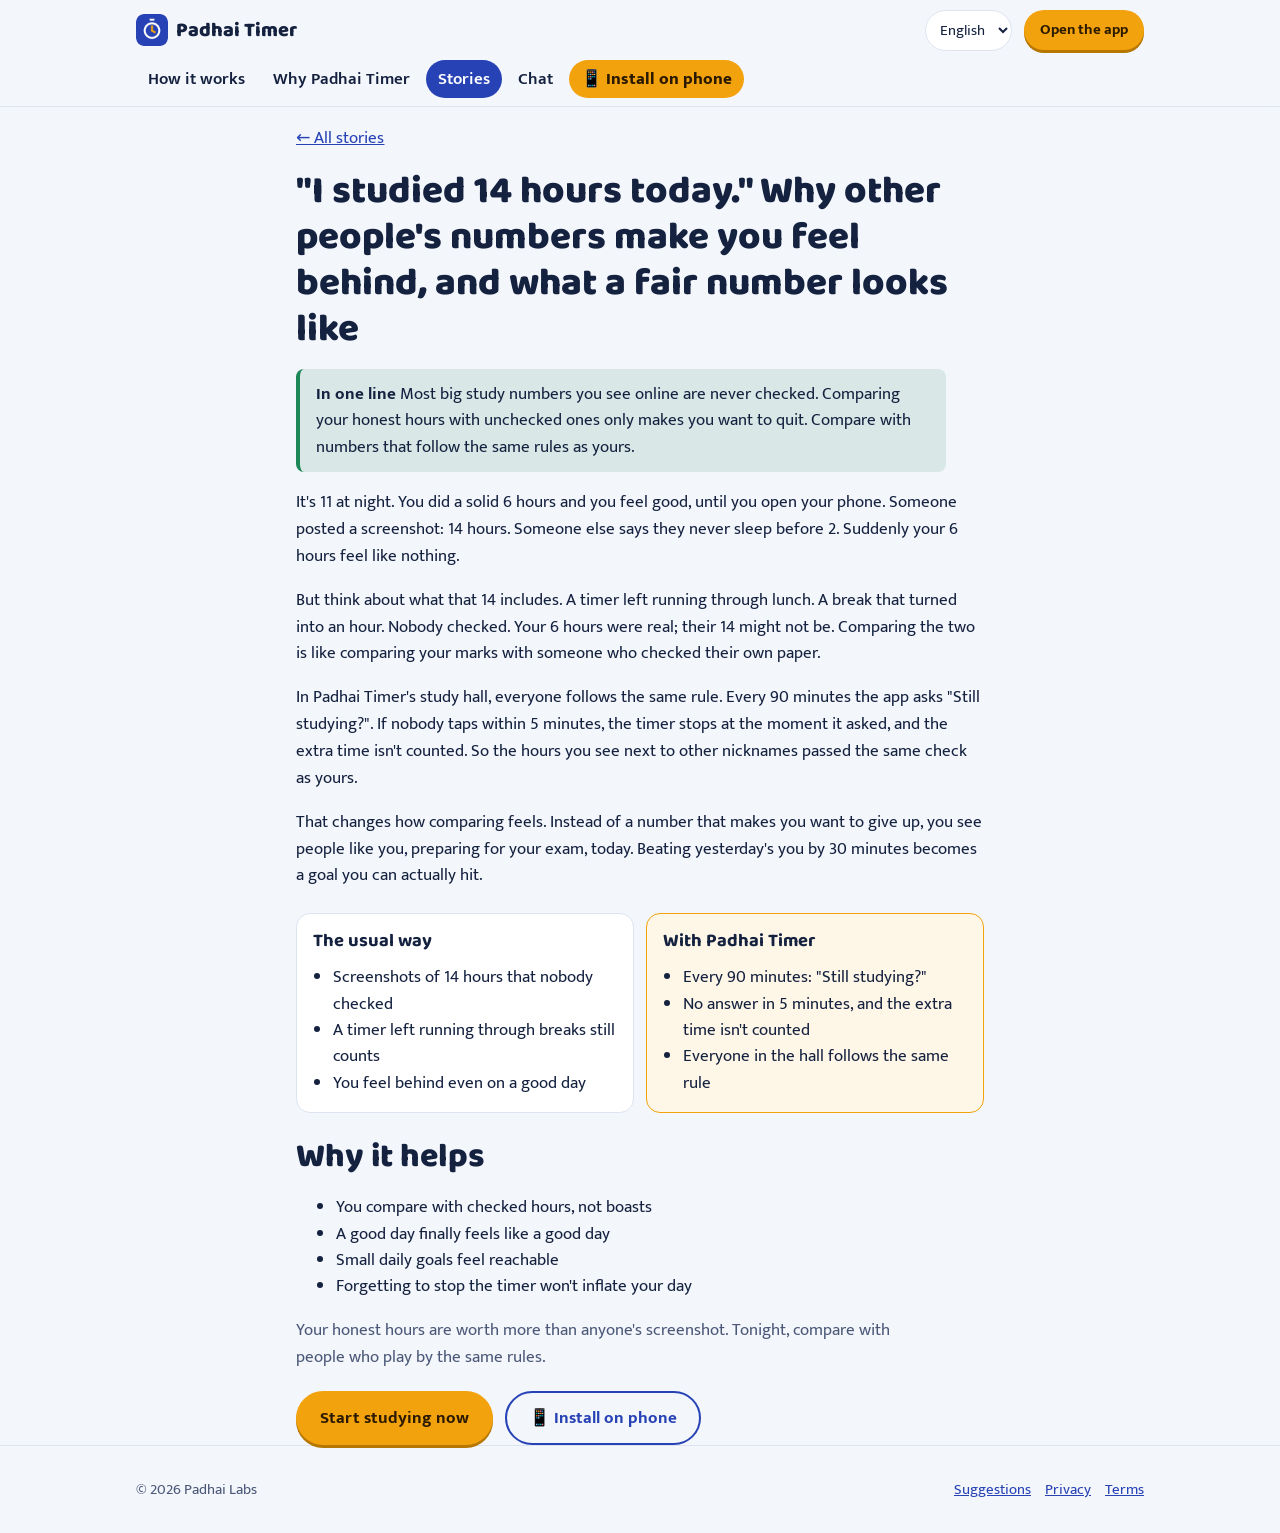
<file: home/posts/fair-hours.html>
<!doctype html>
<html lang="en">
<head>
<meta charset="utf-8">
<meta name="viewport" content="width=device-width,initial-scale=1,viewport-fit=cover">
<title>&quot;I studied 14 hours today.&quot; Why other people&#x27;s numbers make you feel behind, and what a fair number looks like</title>
<meta name="description" content="Most big study numbers you see online are never checked. Comparing your honest hours with unchecked ones only makes you want to quit. Compare with numbers that follow the same rules as yours.">
<meta name="theme-color" content="#2742B5">
<meta property="og:title" content="&quot;I studied 14 hours today.&quot; Why other people&#x27;s numbers make you feel behind, and what a fair number looks like">
<meta property="og:description" content="Most big study numbers you see online are never checked. Comparing your honest hours with unchecked ones only makes you want to quit. Compare with numbers that follow the same rules as yours.">
<meta property="og:image" content="https://padhaitimer.com/icons/icon-512.png">
<meta property="og:url" content="https://padhaitimer.com/home/posts/fair-hours.html">
<meta property="og:type" content="website">
<link rel="icon" href="../../icons/icon-192.png">
<link rel="manifest" href="../../manifest.json">
<link rel="stylesheet" href="https://fonts.googleapis.com/css2?family=Baloo+2:wght@700;800&family=Mukta:wght@400;600;700&display=swap">
<link rel="stylesheet" href="../../home/home.css?v=30">
</head>
<body>
<header class="top">
  <div class="wrap bar">
    <a class="brand" href="../../home/"><img src="../../icons/icon-192.png" alt=""> Padhai Timer</a>
    <select id="lang" aria-label="Language"><option value="en">English</option><option value="hi">हिन्दी</option><option value="ko">한국어</option></select>
    <a class="btn primary small openTop" href="../../" data-t="navOpen">Open the app</a>
  </div>
  <nav class="wrap menu" aria-label="Menu"><a href="../../home/how.html" data-t="navHow">How it works</a><a href="../../home/why.html" data-t="navWhy">Why Padhai Timer</a><a href="../../home/stories.html" aria-current="page" data-t="navStories">Stories</a><a href="../../home/community.html" data-t="navCommunity">Chat</a><a class="install" href="../../install.html" data-t="navInstall">📱 Install on phone</a></nav>
</header>
<main>
<article class="wrap post">
  <p><a href="../../home/stories.html" data-t="backStories">← All stories</a></p>
  <h1 data-t="p3title">&quot;I studied 14 hours today.&quot; Why other people&#x27;s numbers make you feel behind, and what a fair number looks like</h1>
  <div class="oneline"><b data-t="oneT">In one line</b> <span data-t="p3one">Most big study numbers you see online are never checked. Comparing your honest hours with unchecked ones only makes you want to quit. Compare with numbers that follow the same rules as yours.</span></div>
  <p data-t="p3a">It&#x27;s 11 at night. You did a solid 6 hours and you feel good, until you open your phone. Someone posted a screenshot: 14 hours. Someone else says they never sleep before 2. Suddenly your 6 hours feel like nothing.</p><p data-t="p3b">But think about what that 14 includes. A timer left running through lunch. A break that turned into an hour. Nobody checked. Your 6 hours were real; their 14 might not be. Comparing the two is like comparing your marks with someone who checked their own paper.</p><p data-t="p3c">In Padhai Timer&#x27;s study hall, everyone follows the same rule. Every 90 minutes the app asks &quot;Still studying?&quot;. If nobody taps within 5 minutes, the timer stops at the moment it asked, and the extra time isn&#x27;t counted. So the hours you see next to other nicknames passed the same check as yours.</p><p data-t="p3d">That changes how comparing feels. Instead of a number that makes you want to give up, you see people like you, preparing for your exam, today. Beating yesterday&#x27;s you by 30 minutes becomes a goal you can actually hit.</p>
  <div class="compare"><div class="side now"><h3 data-t="nowT">The usual way</h3><ul><li data-t="p3n1">Screenshots of 14 hours that nobody checked</li><li data-t="p3n2">A timer left running through breaks still counts</li><li data-t="p3n3">You feel behind even on a good day</li></ul></div><div class="side with"><h3 data-t="withT">With Padhai Timer</h3><ul><li data-t="p3w1">Every 90 minutes: &quot;Still studying?&quot;</li><li data-t="p3w2">No answer in 5 minutes, and the extra time isn&#x27;t counted</li><li data-t="p3w3">Everyone in the hall follows the same rule</li></ul></div></div>
  <h2 data-t="reasonsT">Why it helps</h2><ul><li data-t="p3r1">You compare with checked hours, not boasts</li><li data-t="p3r2">A good day finally feels like a good day</li><li data-t="p3r3">Small daily goals feel reachable</li><li data-t="p3r4">Forgetting to stop the timer won&#x27;t inflate your day</li></ul>
  <p data-t="p3end" class="lead">Your honest hours are worth more than anyone&#x27;s screenshot. Tonight, compare with people who play by the same rules.</p>
  <div class="ctas"><a class="btn primary" href="../../" data-t="start">Start studying now</a><a class="btn ghost" href="../../install.html" data-t="navInstall">📱 Install on phone</a></div>
</article>
</main>
<footer><div class="wrap">
  <span>© 2026 Padhai Labs</span>
  <nav><a href="../../home/contact.html" data-t="navContact">Suggestions</a><a href="../../privacy.html" data-t="privacy">Privacy</a><a href="../../terms.html" data-t="terms">Terms</a></nav>
</div></footer>
<script src="../../home/i18n.js?v=30"></script>
<script src="../../install-sheet.js?v=30"></script>
<script src="../../home/home.js?v=30"></script>
</body>
</html>
</file>
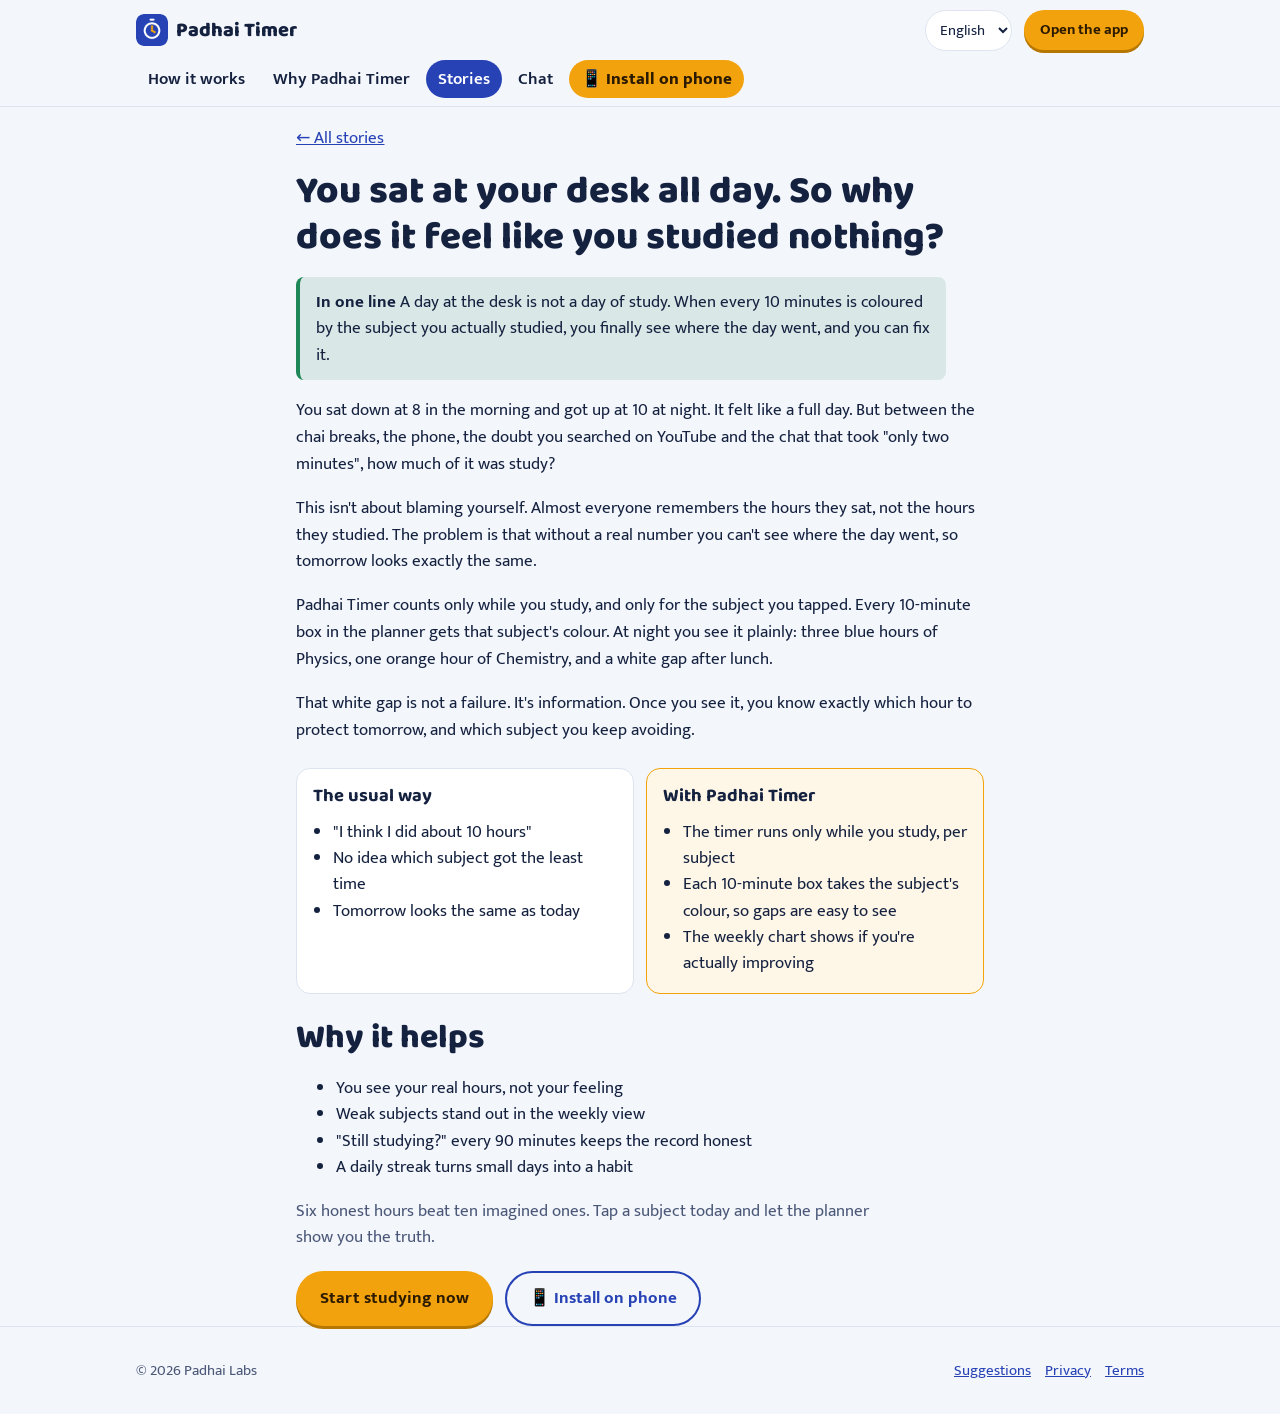
<file: home/posts/real-hours.html>
<!doctype html>
<html lang="en">
<head>
<meta charset="utf-8">
<meta name="viewport" content="width=device-width,initial-scale=1,viewport-fit=cover">
<title>You sat at your desk all day. So why does it feel like you studied nothing?</title>
<meta name="description" content="A day at the desk is not a day of study. When every 10 minutes is coloured by the subject you actually studied, you finally see where the day went, and you can fix it.">
<meta name="theme-color" content="#2742B5">
<meta property="og:title" content="You sat at your desk all day. So why does it feel like you studied nothing?">
<meta property="og:description" content="A day at the desk is not a day of study. When every 10 minutes is coloured by the subject you actually studied, you finally see where the day went, and you can fix it.">
<meta property="og:image" content="https://padhaitimer.com/icons/icon-512.png">
<meta property="og:url" content="https://padhaitimer.com/home/posts/real-hours.html">
<meta property="og:type" content="website">
<link rel="icon" href="../../icons/icon-192.png">
<link rel="manifest" href="../../manifest.json">
<link rel="stylesheet" href="https://fonts.googleapis.com/css2?family=Baloo+2:wght@700;800&family=Mukta:wght@400;600;700&display=swap">
<link rel="stylesheet" href="../../home/home.css?v=30">
</head>
<body>
<header class="top">
  <div class="wrap bar">
    <a class="brand" href="../../home/"><img src="../../icons/icon-192.png" alt=""> Padhai Timer</a>
    <select id="lang" aria-label="Language"><option value="en">English</option><option value="hi">हिन्दी</option><option value="ko">한국어</option></select>
    <a class="btn primary small openTop" href="../../" data-t="navOpen">Open the app</a>
  </div>
  <nav class="wrap menu" aria-label="Menu"><a href="../../home/how.html" data-t="navHow">How it works</a><a href="../../home/why.html" data-t="navWhy">Why Padhai Timer</a><a href="../../home/stories.html" aria-current="page" data-t="navStories">Stories</a><a href="../../home/community.html" data-t="navCommunity">Chat</a><a class="install" href="../../install.html" data-t="navInstall">📱 Install on phone</a></nav>
</header>
<main>
<article class="wrap post">
  <p><a href="../../home/stories.html" data-t="backStories">← All stories</a></p>
  <h1 data-t="p2title">You sat at your desk all day. So why does it feel like you studied nothing?</h1>
  <div class="oneline"><b data-t="oneT">In one line</b> <span data-t="p2one">A day at the desk is not a day of study. When every 10 minutes is coloured by the subject you actually studied, you finally see where the day went, and you can fix it.</span></div>
  <p data-t="p2a">You sat down at 8 in the morning and got up at 10 at night. It felt like a full day. But between the chai breaks, the phone, the doubt you searched on YouTube and the chat that took &quot;only two minutes&quot;, how much of it was study?</p><p data-t="p2b">This isn&#x27;t about blaming yourself. Almost everyone remembers the hours they sat, not the hours they studied. The problem is that without a real number you can&#x27;t see where the day went, so tomorrow looks exactly the same.</p><p data-t="p2c">Padhai Timer counts only while you study, and only for the subject you tapped. Every 10-minute box in the planner gets that subject&#x27;s colour. At night you see it plainly: three blue hours of Physics, one orange hour of Chemistry, and a white gap after lunch.</p><p data-t="p2d">That white gap is not a failure. It&#x27;s information. Once you see it, you know exactly which hour to protect tomorrow, and which subject you keep avoiding.</p>
  <div class="compare"><div class="side now"><h3 data-t="nowT">The usual way</h3><ul><li data-t="p2n1">&quot;I think I did about 10 hours&quot;</li><li data-t="p2n2">No idea which subject got the least time</li><li data-t="p2n3">Tomorrow looks the same as today</li></ul></div><div class="side with"><h3 data-t="withT">With Padhai Timer</h3><ul><li data-t="p2w1">The timer runs only while you study, per subject</li><li data-t="p2w2">Each 10-minute box takes the subject&#x27;s colour, so gaps are easy to see</li><li data-t="p2w3">The weekly chart shows if you&#x27;re actually improving</li></ul></div></div>
  <h2 data-t="reasonsT">Why it helps</h2><ul><li data-t="p2r1">You see your real hours, not your feeling</li><li data-t="p2r2">Weak subjects stand out in the weekly view</li><li data-t="p2r3">&quot;Still studying?&quot; every 90 minutes keeps the record honest</li><li data-t="p2r4">A daily streak turns small days into a habit</li></ul>
  <p data-t="p2end" class="lead">Six honest hours beat ten imagined ones. Tap a subject today and let the planner show you the truth.</p>
  <div class="ctas"><a class="btn primary" href="../../" data-t="start">Start studying now</a><a class="btn ghost" href="../../install.html" data-t="navInstall">📱 Install on phone</a></div>
</article>
</main>
<footer><div class="wrap">
  <span>© 2026 Padhai Labs</span>
  <nav><a href="../../home/contact.html" data-t="navContact">Suggestions</a><a href="../../privacy.html" data-t="privacy">Privacy</a><a href="../../terms.html" data-t="terms">Terms</a></nav>
</div></footer>
<script src="../../home/i18n.js?v=30"></script>
<script src="../../install-sheet.js?v=30"></script>
<script src="../../home/home.js?v=30"></script>
</body>
</html>
</file>
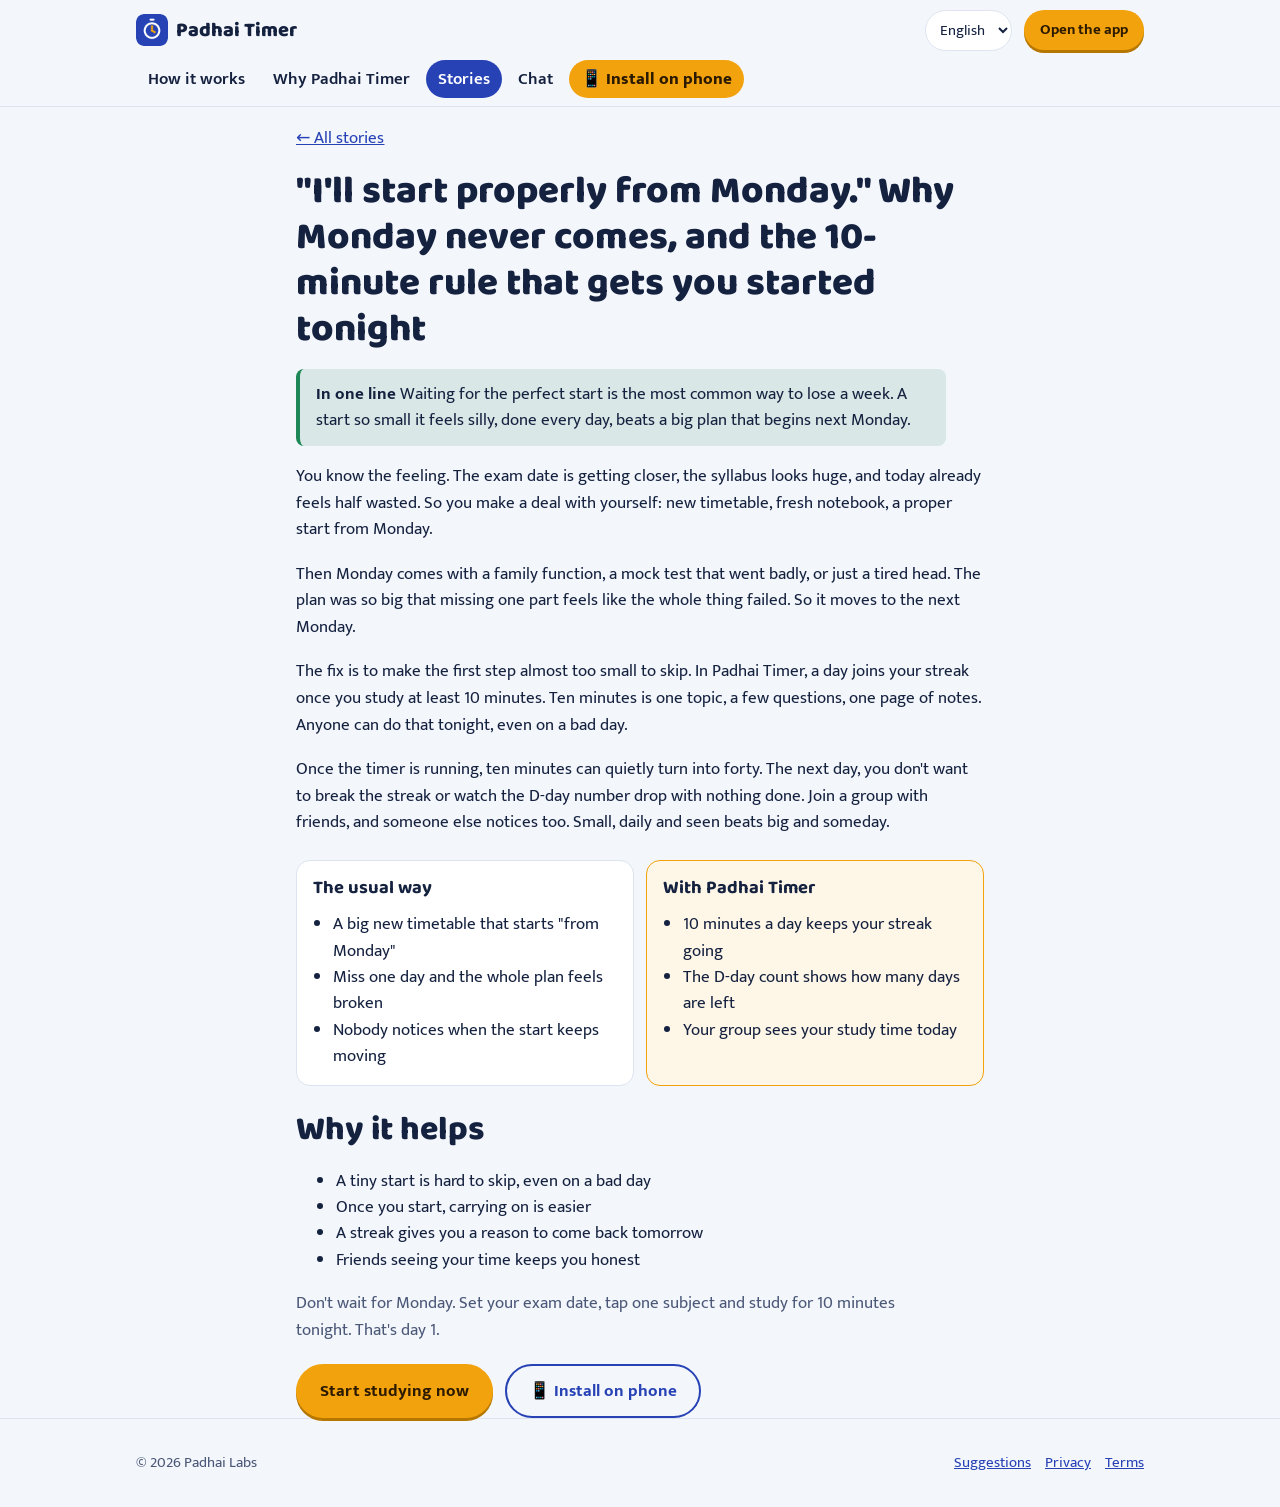
<file: home/posts/start-tonight.html>
<!doctype html>
<html lang="en">
<head>
<meta charset="utf-8">
<meta name="viewport" content="width=device-width,initial-scale=1,viewport-fit=cover">
<title>&quot;I&#x27;ll start properly from Monday.&quot; Why Monday never comes, and the 10-minute rule that gets you started tonight</title>
<meta name="description" content="Waiting for the perfect start is the most common way to lose a week. A start so small it feels silly, done every day, beats a big plan that begins next Monday.">
<meta name="theme-color" content="#2742B5">
<meta property="og:title" content="&quot;I&#x27;ll start properly from Monday.&quot; Why Monday never comes, and the 10-minute rule that gets you started tonight">
<meta property="og:description" content="Waiting for the perfect start is the most common way to lose a week. A start so small it feels silly, done every day, beats a big plan that begins next Monday.">
<meta property="og:image" content="https://padhaitimer.com/icons/icon-512.png">
<meta property="og:url" content="https://padhaitimer.com/home/posts/start-tonight.html">
<meta property="og:type" content="website">
<link rel="icon" href="../../icons/icon-192.png">
<link rel="manifest" href="../../manifest.json">
<link rel="stylesheet" href="https://fonts.googleapis.com/css2?family=Baloo+2:wght@700;800&family=Mukta:wght@400;600;700&display=swap">
<link rel="stylesheet" href="../../home/home.css?v=30">
</head>
<body>
<header class="top">
  <div class="wrap bar">
    <a class="brand" href="../../home/"><img src="../../icons/icon-192.png" alt=""> Padhai Timer</a>
    <select id="lang" aria-label="Language"><option value="en">English</option><option value="hi">हिन्दी</option><option value="ko">한국어</option></select>
    <a class="btn primary small openTop" href="../../" data-t="navOpen">Open the app</a>
  </div>
  <nav class="wrap menu" aria-label="Menu"><a href="../../home/how.html" data-t="navHow">How it works</a><a href="../../home/why.html" data-t="navWhy">Why Padhai Timer</a><a href="../../home/stories.html" aria-current="page" data-t="navStories">Stories</a><a href="../../home/community.html" data-t="navCommunity">Chat</a><a class="install" href="../../install.html" data-t="navInstall">📱 Install on phone</a></nav>
</header>
<main>
<article class="wrap post">
  <p><a href="../../home/stories.html" data-t="backStories">← All stories</a></p>
  <h1 data-t="p4title">&quot;I&#x27;ll start properly from Monday.&quot; Why Monday never comes, and the 10-minute rule that gets you started tonight</h1>
  <div class="oneline"><b data-t="oneT">In one line</b> <span data-t="p4one">Waiting for the perfect start is the most common way to lose a week. A start so small it feels silly, done every day, beats a big plan that begins next Monday.</span></div>
  <p data-t="p4a">You know the feeling. The exam date is getting closer, the syllabus looks huge, and today already feels half wasted. So you make a deal with yourself: new timetable, fresh notebook, a proper start from Monday.</p><p data-t="p4b">Then Monday comes with a family function, a mock test that went badly, or just a tired head. The plan was so big that missing one part feels like the whole thing failed. So it moves to the next Monday.</p><p data-t="p4c">The fix is to make the first step almost too small to skip. In Padhai Timer, a day joins your streak once you study at least 10 minutes. Ten minutes is one topic, a few questions, one page of notes. Anyone can do that tonight, even on a bad day.</p><p data-t="p4d">Once the timer is running, ten minutes can quietly turn into forty. The next day, you don&#x27;t want to break the streak or watch the D-day number drop with nothing done. Join a group with friends, and someone else notices too. Small, daily and seen beats big and someday.</p>
  <div class="compare"><div class="side now"><h3 data-t="nowT">The usual way</h3><ul><li data-t="p4n1">A big new timetable that starts &quot;from Monday&quot;</li><li data-t="p4n2">Miss one day and the whole plan feels broken</li><li data-t="p4n3">Nobody notices when the start keeps moving</li></ul></div><div class="side with"><h3 data-t="withT">With Padhai Timer</h3><ul><li data-t="p4w1">10 minutes a day keeps your streak going</li><li data-t="p4w2">The D-day count shows how many days are left</li><li data-t="p4w3">Your group sees your study time today</li></ul></div></div>
  <h2 data-t="reasonsT">Why it helps</h2><ul><li data-t="p4r1">A tiny start is hard to skip, even on a bad day</li><li data-t="p4r2">Once you start, carrying on is easier</li><li data-t="p4r3">A streak gives you a reason to come back tomorrow</li><li data-t="p4r4">Friends seeing your time keeps you honest</li></ul>
  <p data-t="p4end" class="lead">Don&#x27;t wait for Monday. Set your exam date, tap one subject and study for 10 minutes tonight. That&#x27;s day 1.</p>
  <div class="ctas"><a class="btn primary" href="../../" data-t="start">Start studying now</a><a class="btn ghost" href="../../install.html" data-t="navInstall">📱 Install on phone</a></div>
</article>
</main>
<footer><div class="wrap">
  <span>© 2026 Padhai Labs</span>
  <nav><a href="../../home/contact.html" data-t="navContact">Suggestions</a><a href="../../privacy.html" data-t="privacy">Privacy</a><a href="../../terms.html" data-t="terms">Terms</a></nav>
</div></footer>
<script src="../../home/i18n.js?v=30"></script>
<script src="../../install-sheet.js?v=30"></script>
<script src="../../home/home.js?v=30"></script>
</body>
</html>
</file>
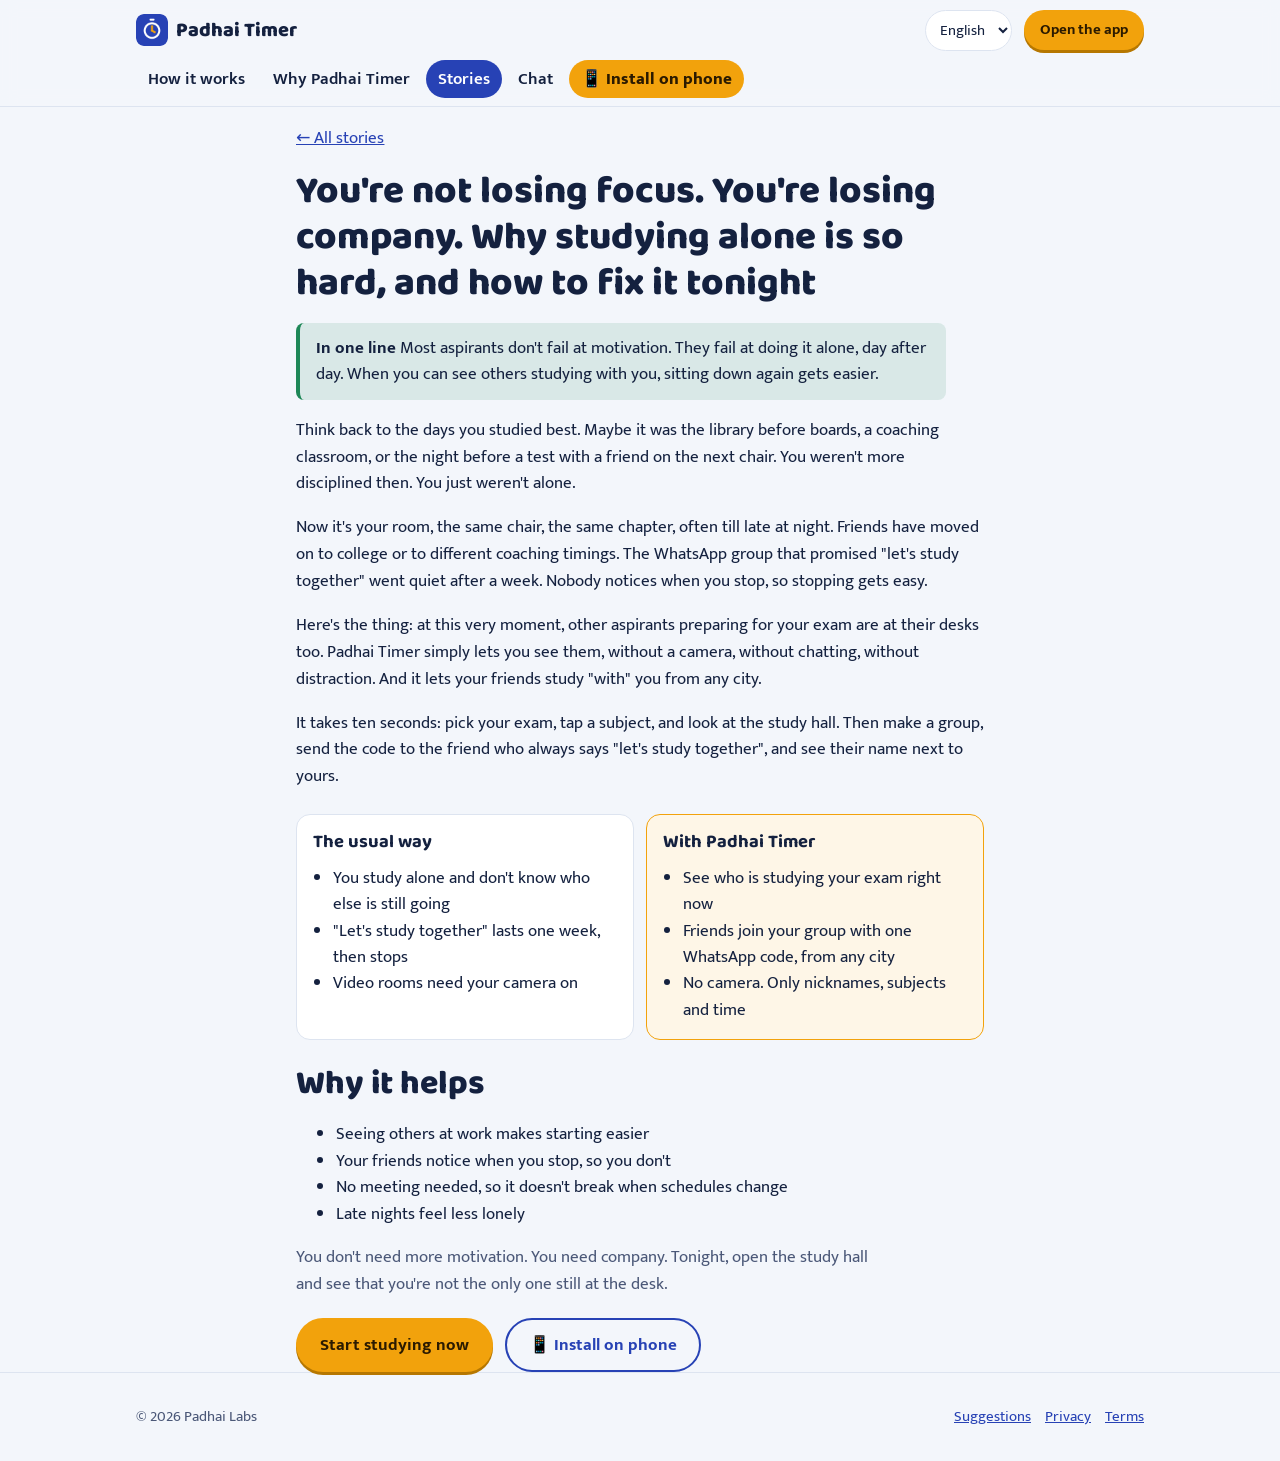
<file: home/posts/studying-alone.html>
<!doctype html>
<html lang="en">
<head>
<meta charset="utf-8">
<meta name="viewport" content="width=device-width,initial-scale=1,viewport-fit=cover">
<title>You&#x27;re not losing focus. You&#x27;re losing company. Why studying alone is so hard, and how to fix it tonight</title>
<meta name="description" content="Most aspirants don&#x27;t fail at motivation. They fail at doing it alone, day after day. When you can see others studying with you, sitting down again gets easier.">
<meta name="theme-color" content="#2742B5">
<meta property="og:title" content="You&#x27;re not losing focus. You&#x27;re losing company. Why studying alone is so hard, and how to fix it tonight">
<meta property="og:description" content="Most aspirants don&#x27;t fail at motivation. They fail at doing it alone, day after day. When you can see others studying with you, sitting down again gets easier.">
<meta property="og:image" content="https://padhaitimer.com/icons/icon-512.png">
<meta property="og:url" content="https://padhaitimer.com/home/posts/studying-alone.html">
<meta property="og:type" content="website">
<link rel="icon" href="../../icons/icon-192.png">
<link rel="manifest" href="../../manifest.json">
<link rel="stylesheet" href="https://fonts.googleapis.com/css2?family=Baloo+2:wght@700;800&family=Mukta:wght@400;600;700&display=swap">
<link rel="stylesheet" href="../../home/home.css?v=30">
</head>
<body>
<header class="top">
  <div class="wrap bar">
    <a class="brand" href="../../home/"><img src="../../icons/icon-192.png" alt=""> Padhai Timer</a>
    <select id="lang" aria-label="Language"><option value="en">English</option><option value="hi">हिन्दी</option><option value="ko">한국어</option></select>
    <a class="btn primary small openTop" href="../../" data-t="navOpen">Open the app</a>
  </div>
  <nav class="wrap menu" aria-label="Menu"><a href="../../home/how.html" data-t="navHow">How it works</a><a href="../../home/why.html" data-t="navWhy">Why Padhai Timer</a><a href="../../home/stories.html" aria-current="page" data-t="navStories">Stories</a><a href="../../home/community.html" data-t="navCommunity">Chat</a><a class="install" href="../../install.html" data-t="navInstall">📱 Install on phone</a></nav>
</header>
<main>
<article class="wrap post">
  <p><a href="../../home/stories.html" data-t="backStories">← All stories</a></p>
  <h1 data-t="p1title">You&#x27;re not losing focus. You&#x27;re losing company. Why studying alone is so hard, and how to fix it tonight</h1>
  <div class="oneline"><b data-t="oneT">In one line</b> <span data-t="p1one">Most aspirants don&#x27;t fail at motivation. They fail at doing it alone, day after day. When you can see others studying with you, sitting down again gets easier.</span></div>
  <p data-t="p1a">Think back to the days you studied best. Maybe it was the library before boards, a coaching classroom, or the night before a test with a friend on the next chair. You weren&#x27;t more disciplined then. You just weren&#x27;t alone.</p><p data-t="p1b">Now it&#x27;s your room, the same chair, the same chapter, often till late at night. Friends have moved on to college or to different coaching timings. The WhatsApp group that promised &quot;let&#x27;s study together&quot; went quiet after a week. Nobody notices when you stop, so stopping gets easy.</p><p data-t="p1c">Here&#x27;s the thing: at this very moment, other aspirants preparing for your exam are at their desks too. Padhai Timer simply lets you see them, without a camera, without chatting, without distraction. And it lets your friends study &quot;with&quot; you from any city.</p><p data-t="p1d">It takes ten seconds: pick your exam, tap a subject, and look at the study hall. Then make a group, send the code to the friend who always says &quot;let&#x27;s study together&quot;, and see their name next to yours.</p>
  <div class="compare"><div class="side now"><h3 data-t="nowT">The usual way</h3><ul><li data-t="p1n1">You study alone and don&#x27;t know who else is still going</li><li data-t="p1n2">&quot;Let&#x27;s study together&quot; lasts one week, then stops</li><li data-t="p1n3">Video rooms need your camera on</li></ul></div><div class="side with"><h3 data-t="withT">With Padhai Timer</h3><ul><li data-t="p1w1">See who is studying your exam right now</li><li data-t="p1w2">Friends join your group with one WhatsApp code, from any city</li><li data-t="p1w3">No camera. Only nicknames, subjects and time</li></ul></div></div>
  <h2 data-t="reasonsT">Why it helps</h2><ul><li data-t="p1r1">Seeing others at work makes starting easier</li><li data-t="p1r2">Your friends notice when you stop, so you don&#x27;t</li><li data-t="p1r3">No meeting needed, so it doesn&#x27;t break when schedules change</li><li data-t="p1r4">Late nights feel less lonely</li></ul>
  <p data-t="p1end" class="lead">You don&#x27;t need more motivation. You need company. Tonight, open the study hall and see that you&#x27;re not the only one still at the desk.</p>
  <div class="ctas"><a class="btn primary" href="../../" data-t="start">Start studying now</a><a class="btn ghost" href="../../install.html" data-t="navInstall">📱 Install on phone</a></div>
</article>
</main>
<footer><div class="wrap">
  <span>© 2026 Padhai Labs</span>
  <nav><a href="../../home/contact.html" data-t="navContact">Suggestions</a><a href="../../privacy.html" data-t="privacy">Privacy</a><a href="../../terms.html" data-t="terms">Terms</a></nav>
</div></footer>
<script src="../../home/i18n.js?v=30"></script>
<script src="../../install-sheet.js?v=30"></script>
<script src="../../home/home.js?v=30"></script>
</body>
</html>
</file>
<file: style.css>
[hidden]{display:none!important}
/* Layout: a study-desk app. Notebook-ruled ground, a "copy" page for the timer with a margin line,
   a live hall beside it on wide screens, planner and week below. One column on phones. */
:root{
  --paper:#F3F6FB;
  --surface:#FFFFFF;
  --ink:#14213F;
  --ink-2:#4B5878;
  --rule:#DDE4F0;
  --blue:#2742B5;          /* classic fountain-pen blue ink */
  --marigold:#F2A20C;      /* highlighter / genda phool */
  --marigold-ink:#6E4600;
  --margin:#E46A6A;        /* notebook margin line */
  --cell:#E8EDF6;
  --good:#1D8757;
  --s0:#2742B5; --s1:#E0701B; --s2:#1D8757; --s3:#B5317A; --s4:#6E56E8; --s5:#7C8AA8;
  --shadow:0 1px 0 rgba(20,33,63,.06),0 8px 24px -14px rgba(20,33,63,.28);
  --display:"Baloo 2","Noto Sans Bengali","Noto Sans Telugu","Noto Sans Tamil","Noto Sans KR",system-ui,sans-serif;
  --body:"Mukta","Noto Sans Bengali","Noto Sans Telugu","Noto Sans Tamil","Noto Sans KR",system-ui,sans-serif;
  --mono:"IBM Plex Mono",ui-monospace,SFMono-Regular,Menlo,monospace;
}
@media (prefers-color-scheme: dark){:root:not([data-theme="light"]){
  --paper:#0D1322; --surface:#151D31; --ink:#E7ECF7; --ink-2:#A1ACC6; --rule:#243052;
  --blue:#8EA1FF; --marigold:#FFB628; --marigold-ink:#FFD786; --margin:#C25555; --cell:#1D2741; --good:#4CC48B;
  --s0:#8EA1FF; --s1:#FF9A4D; --s2:#4CC48B; --s3:#F07AB8; --s4:#B49DFF; --s5:#7D89A6;
  --shadow:0 1px 0 rgba(0,0,0,.3),0 10px 28px -16px rgba(0,0,0,.7);
  color-scheme:dark;
}}
:root[data-theme="dark"]{
  --paper:#0D1322; --surface:#151D31; --ink:#E7ECF7; --ink-2:#A1ACC6; --rule:#243052;
  --blue:#8EA1FF; --marigold:#FFB628; --marigold-ink:#FFD786; --margin:#C25555; --cell:#1D2741; --good:#4CC48B;
  --s0:#8EA1FF; --s1:#FF9A4D; --s2:#4CC48B; --s3:#F07AB8; --s4:#B49DFF; --s5:#7D89A6;
  --shadow:0 1px 0 rgba(0,0,0,.3),0 10px 28px -16px rgba(0,0,0,.7);
  color-scheme:dark;
}
*{box-sizing:border-box}
body{
  background-color:var(--paper);
  background-image:repeating-linear-gradient(to bottom,transparent 0 31px,var(--rule) 31px 32px);
  background-attachment:fixed;
  color:var(--ink);font-family:var(--body);font-size:16px;line-height:1.5;
}
.app{max-width:1080px;margin:0 auto;padding-inline:16px;padding-block:20px 40px;display:flex;flex-direction:column;gap:20px}
button,select,input{font:inherit;color:inherit}
:focus-visible{outline:3px solid var(--marigold);outline-offset:2px;border-radius:6px}

/* header */
.top{display:flex;flex-wrap:wrap;align-items:center;justify-content:space-between;gap:12px}
.brand{display:flex;align-items:center;gap:10px;min-width:0}
.brand svg{flex:none}
.brand h1{font-family:var(--display);font-weight:800;font-size:1.6rem;line-height:1;margin:0;letter-spacing:-.01em}
.brand p{margin:2px 0 0;color:var(--ink-2);font-size:.85rem;line-height:1.2}
.controls{display:flex;flex-wrap:wrap;gap:8px;align-items:center}
.select{appearance:none;background:var(--surface);border:1.5px solid var(--rule);border-radius:999px;padding:6px 32px 6px 14px;font-weight:700;
  background-image:linear-gradient(45deg,transparent 50%,var(--ink-2) 50%),linear-gradient(135deg,var(--ink-2) 50%,transparent 50%);
  background-position:calc(100% - 16px) 55%,calc(100% - 11px) 55%;background-size:5px 5px;background-repeat:no-repeat;cursor:pointer}
.seg{display:inline-flex;background:var(--surface);border:1.5px solid var(--rule);border-radius:999px;padding:2px}
.seg button{border:0;background:transparent;border-radius:999px;padding:4px 11px;cursor:pointer;font-weight:700;color:var(--ink-2)}
.seg button[aria-pressed="true"]{background:var(--ink);color:var(--paper)}

/* grid */
.grid{display:grid;grid-template-columns:minmax(0,1.15fr) minmax(0,1fr);gap:20px;align-items:start}
.grid > *{min-width:0}
.span{grid-column:1/-1}
@media (max-width:820px){.grid{grid-template-columns:minmax(0,1fr)}}

.card{background:var(--surface);border:1px solid var(--rule);border-radius:18px;box-shadow:var(--shadow);padding:20px}
.card h2{font-family:var(--display);font-weight:700;font-size:1.25rem;line-height:1.2;margin:0;text-wrap:balance}
.sub{color:var(--ink-2);font-size:.9rem;margin:2px 0 0}
.head{display:flex;justify-content:space-between;align-items:flex-start;gap:12px;flex-wrap:wrap;margin-bottom:14px}

/* timer page */
.timer{position:relative;padding-left:34px;overflow:hidden}
.timer::before{content:"";position:absolute;left:22px;top:0;bottom:0;width:2px;background:var(--margin);opacity:.55}
.chips{display:flex;flex-wrap:wrap;gap:8px}
.chip{display:inline-flex;align-items:center;gap:6px;border-radius:999px;padding:3px 11px;font-size:.85rem;font-weight:700;border:1.5px solid var(--rule);background:var(--paper);cursor:default}
button.chip{cursor:pointer}
.chip.dday{border-color:var(--blue);color:var(--blue)}
.chip.streak{border-color:var(--marigold);color:var(--marigold-ink)}
.today-label{margin:18px 0 0;font-size:.8rem;font-weight:700;letter-spacing:.08em;text-transform:uppercase;color:var(--ink-2)}
.clock{font-family:var(--mono);font-weight:600;font-variant-numeric:tabular-nums;font-size:clamp(2.9rem,11vw,4.6rem);line-height:1.05;letter-spacing:-.02em;margin:2px 0 4px}
.clock.running{color:var(--blue)}
.now{display:flex;align-items:center;gap:8px;min-height:1.6em;color:var(--ink-2);font-weight:500}
.pulse{width:10px;height:10px;border-radius:50%;background:var(--marigold);box-shadow:0 0 0 0 var(--marigold);animation:pulse 1.8s infinite}
@keyframes pulse{0%{box-shadow:0 0 0 0 color-mix(in srgb,var(--marigold) 60%,transparent)}100%{box-shadow:0 0 0 12px transparent}}
.big{margin:16px 0 18px;display:inline-flex;align-items:center;gap:10px;border:0;border-radius:999px;padding:12px 28px;font-family:var(--display);font-weight:800;font-size:1.25rem;cursor:pointer;
  background:var(--marigold);color:#2A1A00;box-shadow:0 6px 0 -1px color-mix(in srgb,var(--marigold) 55%,#000)}
.big:active{transform:translateY(2px);box-shadow:0 3px 0 -1px color-mix(in srgb,var(--marigold) 55%,#000)}
.big.on{background:var(--ink);color:var(--paper);box-shadow:0 6px 0 -1px color-mix(in srgb,var(--ink) 60%,#000)}
.subjects{list-style:none;margin:0;padding:0;display:flex;flex-direction:column;gap:6px}
.subj{width:100%;display:grid;grid-template-columns:14px minmax(0,1fr) auto 30px;align-items:center;gap:12px;padding:10px 12px;border-radius:12px;border:1.5px solid transparent;background:var(--paper);cursor:pointer;text-align:left}
.subj:hover{border-color:var(--rule)}
.subj.active{border-color:var(--blue);background:color-mix(in srgb,var(--blue) 8%,var(--surface))}
.dot{width:14px;height:14px;border-radius:4px}
.subj .name{font-weight:700;overflow-wrap:anywhere}
.subj .t{font-family:var(--mono);font-variant-numeric:tabular-nums;color:var(--ink-2);font-size:.95rem}
.subj .ic{display:grid;place-items:center;width:30px;height:30px;border-radius:50%;border:1.5px solid var(--rule)}
.subj.active .ic{background:var(--blue);border-color:var(--blue);color:var(--surface)}

.banner{display:flex;flex-wrap:wrap;align-items:center;justify-content:space-between;gap:10px;background:color-mix(in srgb,var(--marigold) 16%,var(--surface));border:1.5px dashed var(--marigold);border-radius:12px;padding:10px 14px;font-size:.92rem}
.linkbtn{border:0;background:none;padding:0;font-weight:700;color:var(--blue);text-decoration:underline;text-underline-offset:3px;cursor:pointer}

/* guide */
.guide .head{margin-bottom:12px}
.steps{list-style:none;margin:0;padding:0;display:grid;grid-template-columns:repeat(auto-fit,minmax(210px,1fr));gap:16px}
.steps li{display:grid;grid-template-columns:32px minmax(0,1fr);gap:12px;align-items:start}
.num{width:32px;height:32px;border-radius:50%;background:var(--marigold);color:#2A1A00;font-family:var(--display);font-weight:800;display:grid;place-items:center;font-variant-numeric:tabular-nums}
.steps h3{font-family:var(--display);font-weight:700;font-size:1.02rem;line-height:1.25;margin:3px 0 2px}
.steps p{margin:0;color:var(--ink-2);font-size:.92rem}
.guide-open{border-color:var(--blue);color:var(--blue);background:var(--surface)}

/* hall */
.ist{font-family:var(--mono);font-size:.85rem;color:var(--ink-2);white-space:nowrap}
.live-count{display:inline-flex;align-items:center;gap:8px;font-weight:700;margin-bottom:10px}
.hall-list{list-style:none;margin:0;padding:0;display:flex;flex-direction:column}
.row{display:grid;grid-template-columns:28px minmax(0,1fr) auto;align-items:center;gap:10px;padding:9px 4px;border-bottom:1px dashed var(--rule)}
.row:last-child{border-bottom:0}
.rank{font-family:var(--display);font-weight:800;font-size:1.05rem;color:var(--ink-2);text-align:center}
.row.top1 .rank{color:var(--marigold-ink)}
.who{min-width:0}
.who .n{font-weight:700;overflow:hidden;text-overflow:ellipsis;white-space:nowrap;display:flex;align-items:center;gap:6px}
.who .st{font-size:.82rem;color:var(--ink-2);display:flex;align-items:center;gap:6px}
.sd{width:8px;height:8px;border-radius:50%;background:var(--rule);flex:none}
.sd.on{background:var(--marigold)}
.row .t{font-family:var(--mono);font-variant-numeric:tabular-nums;font-weight:600}
.row.me{background:color-mix(in srgb,var(--blue) 7%,transparent);border-radius:10px}
.pill{font-size:.7rem;font-weight:700;letter-spacing:.04em;text-transform:uppercase;padding:1px 7px;border-radius:999px;border:1px solid var(--rule);color:var(--ink-2)}
.pill.you{border-color:var(--blue);color:var(--blue)}
.note{font-size:.85rem;color:var(--ink-2);margin:12px 0 0}
.nickform{display:flex;gap:8px;margin-top:14px;flex-wrap:wrap}
.nickform label{flex-basis:100%;font-size:.82rem;font-weight:700;color:var(--ink-2)}
.input{flex:1 1 160px;min-width:0;background:var(--paper);border:1.5px solid var(--rule);border-radius:10px;padding:8px 12px}
.btn{border:1.5px solid var(--ink);background:var(--ink);color:var(--paper);border-radius:10px;padding:8px 16px;font-weight:700;cursor:pointer}
.btn.ghost{background:transparent;color:var(--ink);border-color:var(--rule)}

/* planner */
.planner-wrap{overflow-x:auto}
.planner{display:grid;grid-template-columns:38px repeat(6,minmax(22px,1fr));gap:3px;min-width:260px}
.planner .h{font-family:var(--mono);font-size:.75rem;color:var(--ink-2);align-self:center}
.cell{height:16px;border-radius:3px;background:var(--cell)}
.cell.now{outline:2px solid var(--marigold);outline-offset:1px}
.legend{display:flex;flex-wrap:wrap;gap:6px 14px;margin-top:12px;font-size:.85rem;color:var(--ink-2)}
.legend span{display:inline-flex;align-items:center;gap:6px}
.legend i{width:12px;height:12px;border-radius:3px;display:inline-block}

/* week */
.weekbox svg{width:100%;height:auto;display:block}
.axis{fill:var(--ink-2);font-family:var(--mono);font-size:12px}
.gl{stroke:var(--rule);stroke-width:1}
.bar{fill:var(--blue)}
.bar.today{fill:var(--marigold)}
.val{fill:var(--ink);font-family:var(--mono);font-size:12px;font-weight:600}
.empty{color:var(--ink-2);font-size:.9rem;margin:6px 0 0}

/* settings */
.settings{display:grid;grid-template-columns:repeat(auto-fit,minmax(220px,1fr));gap:16px}
.field{display:flex;flex-direction:column;gap:6px}
.field label{font-size:.82rem;font-weight:700;color:var(--ink-2)}
footer{color:var(--ink-2);font-size:.82rem;text-align:center}
@media (prefers-reduced-motion:reduce){.pulse{animation:none}.big:active{transform:none}}

/* ---------- launch build additions ---------- */
html,body{min-height:100%}
.tabs{display:inline-flex;background:var(--paper);border:1.5px solid var(--rule);border-radius:999px;padding:2px;margin-bottom:12px;max-width:100%}
.tabs button{border:0;background:transparent;border-radius:999px;padding:5px 14px;font-weight:700;color:var(--ink-2);cursor:pointer;white-space:nowrap;overflow:hidden;text-overflow:ellipsis}
.tabs button[aria-selected="true"]{background:var(--ink);color:var(--paper)}
.group-bar{display:flex;flex-wrap:wrap;align-items:center;gap:8px;margin-bottom:10px}
.group-bar select{max-width:100%}
.code{font-family:var(--mono);font-weight:600;letter-spacing:.12em;background:var(--paper);border:1.5px dashed var(--rule);border-radius:8px;padding:2px 8px}
.group-empty{display:flex;flex-direction:column;gap:12px;padding:6px 0 4px}
.group-empty p{margin:0;color:var(--ink-2)}
.row-form{display:flex;flex-wrap:wrap;gap:8px}
.row-form .input{flex:1 1 150px}
.btn.wa{background:#1F9D55;border-color:#1F9D55;color:#fff}
.btn.small{padding:5px 11px;font-size:.88rem}
.err{color:var(--margin);font-weight:600;font-size:.88rem;margin:0}
.account{display:flex;flex-direction:column;gap:8px}
.account p{margin:0;color:var(--ink-2);font-size:.9rem}
.demo{background:color-mix(in srgb,var(--blue) 10%,var(--surface));border:1.5px dashed var(--blue);border-radius:12px;padding:8px 14px;font-size:.9rem}
.install{border-color:var(--marigold);color:var(--marigold-ink)}
.modal-back{position:fixed;inset:0;background:rgba(10,16,30,.55);display:grid;place-items:center;padding:16px;z-index:50}
.modal{background:var(--surface);color:var(--ink);border-radius:18px;max-width:440px;width:100%;padding:22px;box-shadow:0 20px 60px -20px rgba(0,0,0,.6);display:flex;flex-direction:column;gap:12px;max-height:calc(100% - 32px);overflow:auto}
.modal h2{font-family:var(--display);font-weight:800;font-size:1.35rem;margin:0;line-height:1.2}
.modal p{margin:0;color:var(--ink-2)}
.check{display:flex;gap:10px;align-items:flex-start;font-weight:500}
.check input{width:20px;height:20px;margin-top:3px;flex:none;accent-color:var(--blue)}
.links{display:flex;gap:14px;font-size:.9rem}
.links a{color:var(--blue);font-weight:700}
.countdown{font-family:var(--mono);font-size:2rem;font-weight:600;color:var(--blue);font-variant-numeric:tabular-nums}
.toast{position:fixed;left:50%;transform:translateX(-50%);bottom:calc(20px + env(safe-area-inset-bottom,0px));background:var(--ink);color:var(--paper);padding:10px 16px;border-radius:12px;font-weight:600;z-index:60;max-width:calc(100% - 32px);box-shadow:var(--shadow)}
footer a{color:inherit;font-weight:700}

/* small menu under the header: timer / community / how to use */
.apptabs{display:flex;gap:6px;overflow-x:auto;margin:-4px 0 14px;scrollbar-width:none}
.apptabs::-webkit-scrollbar{display:none}
.apptabs a{flex:none;text-decoration:none;color:var(--ink);font-weight:600;font-size:.95rem;padding:7px 14px;border-radius:999px;background:var(--surface);border:1px solid var(--rule);white-space:nowrap}
.apptabs a[aria-current="page"]{background:var(--blue);color:#fff;border-color:var(--blue)}

/* Chat and How-to tabs inside the app */
.view{margin-bottom:16px}
.view-title{font-family:var(--display);font-size:1.5rem;margin:4px 0 4px}
.view-lead{color:var(--ink-2);margin:0 0 14px}
#viewHow .guide{display:block}
.two{display:grid;grid-template-columns:1fr 1fr;gap:10px}
.form{display:grid;gap:12px;padding:16px}
.field{display:block}.field>span{font-weight:700;display:block;margin-bottom:6px}
.field input,.field textarea,.field select{width:100%;font:inherit;padding:10px 12px;border-radius:10px;border:1px solid var(--rule);background:var(--paper);color:var(--ink)}
.count{display:block;text-align:right;color:var(--ink-2)}
.status{margin:0;min-height:1.2em;font-weight:600}.status.bad{color:var(--margin)}
.feed{display:grid;gap:10px;margin-top:10px}
.post-item{background:var(--surface);border:1px solid var(--rule);border-radius:14px;padding:12px 14px;box-shadow:var(--shadow)}
.post-item .who{display:flex;align-items:center;gap:8px;flex-wrap:wrap}
.post-item .who small{color:var(--ink-2);margin-left:auto}
.post-item .tag{font-size:.78rem;padding:1px 8px;border-radius:999px;background:var(--paper);border:1px solid var(--rule)}
.post-item p{margin:6px 0 8px;white-space:pre-wrap;word-break:break-word}
.acts{display:flex;gap:8px}
.react{font:inherit;font-size:.88rem;padding:4px 10px;border-radius:999px;border:1px solid var(--rule);background:var(--paper);color:var(--ink);cursor:pointer}
.react:disabled{opacity:.6}
#viewChat h2{font-family:var(--display);font-size:1.15rem;margin:18px 0 0}
.faq{background:var(--surface);border:1px solid var(--rule);border-radius:12px;padding:12px 16px;margin-top:14px}
.faq summary{font-weight:700;cursor:pointer}.rules ul{margin:8px 0 0;padding-left:20px;color:var(--ink-2)}
.note{color:var(--ink-2)}
.chip.weblink{text-decoration:none;display:inline-flex;align-items:center}
.more-btn{margin:12px auto 0;display:block}

/* step-by-step guide (app "How to use" tab and website) */
.guide-card{padding:18px}
.guide-title{font-family:var(--display);font-size:1.4rem;margin:0 0 4px}
.guide-intro{color:var(--ink-2);margin:0 0 6px}
.guide-sec{font-family:var(--display);font-size:1.12rem;margin:22px 0 8px;padding-bottom:6px;border-bottom:2px solid var(--marigold)}
.guide-steps{list-style:none;padding:0;margin:0;display:grid;gap:10px}
.guide-step{background:var(--paper);border:1px solid var(--rule);border-radius:12px;padding:12px 14px}
.gs-head{display:flex;align-items:center;gap:10px;font-size:1.05rem}
.gs-num{flex:none;width:30px;height:30px;border-radius:50%;background:var(--marigold);color:#2b1a00;font-weight:800;display:grid;place-items:center}
.gs-do{margin:8px 0 6px;padding-left:22px}
.gs-do li{margin:4px 0}
.gs-tip{margin:0;font-size:.92rem;color:var(--ink-2);background:var(--surface);border-radius:8px;padding:8px 10px}
.guide-card .faq p{margin:8px 0 0;color:var(--ink-2)}
.apptabs{flex-wrap:wrap;overflow:visible}
footer .links{flex-wrap:wrap;gap:6px 16px}footer .links a{white-space:nowrap}

.kind-row{display:flex;flex-wrap:wrap;align-items:center;gap:6px;margin:4px 0 10px}
.kind-q{font-size:.88rem;font-weight:700;margin-right:4px}
.react.on{border-color:var(--blue);background:var(--surface);font-weight:700}
.tag.info{border-color:var(--blue)}
/* Long words (Tamil, Telugu): let hall tabs wrap instead of cutting off, keep subject names whole */
.tabs{display:flex;width:fit-content}
.tabs button{white-space:normal;text-overflow:clip;line-height:1.25;text-align:center;flex:0 1 auto}
.subj{gap:10px}
.subj .name{overflow-wrap:break-word}
@media (max-width:420px){.subj{padding:10px 8px;gap:8px;grid-template-columns:12px minmax(0,1fr) auto 28px}.subj .t{font-size:.8rem;letter-spacing:-.02em}.subj .ic{width:28px;height:28px}}
#tabGroup{white-space:nowrap;flex:none}
#tabAll{min-width:0}
@media (max-width:420px){.apptabs{gap:5px}.apptabs a{padding:7px 10px;font-size:.9rem}
  .tabs{width:100%;display:grid;grid-template-columns:auto 1fr}.tabs button{padding:5px 12px}}
@media (max-width:420px){.big{font-size:1.1rem;padding:12px 20px;text-wrap:balance}}
html[lang="ko"] body{word-break:keep-all;overflow-wrap:break-word}
/* Settings: one tidy row per item, text on the left, control on the right */
.setlist{display:flex;flex-direction:column}
.setrow{display:flex;align-items:center;justify-content:space-between;gap:12px 20px;padding:14px 0;border-top:1px solid var(--rule)}
.setrow:first-child{border-top:0;padding-top:2px}
.setrow[hidden]{display:none}
.settext{min-width:0;flex:1 1 220px}
.settext label,.settext .st{display:block;font-weight:700;font-size:1rem;color:var(--ink)}
.settext p{margin:3px 0 0;color:var(--ink-2);font-size:.88rem;line-height:1.45}
.setctl{display:flex;gap:8px;flex:none}
.setctl .input{width:auto;min-width:170px;padding:8px 12px}
.setctl .btn{min-width:150px;padding:9px 16px}
.btn.danger{color:var(--margin);border-color:color-mix(in srgb,var(--margin) 45%,var(--rule))}
.btn.danger:hover{background:color-mix(in srgb,var(--margin) 8%,transparent)}
@media (max-width:520px){.setrow{flex-wrap:wrap;align-items:stretch}.settext{flex-basis:100%}.setctl{width:100%}.setctl .input,.setctl .btn{flex:1;min-width:0}}
</file>
<file: home/home.css>
[hidden]{display:none!important}
:root{--paper:#F3F6FB;--surface:#fff;--ink:#14213F;--ink-2:#4B5878;--rule:#DDE4F0;--blue:#2742B5;--marigold:#F2A20C;--marigold-ink:#6E4600;--good:#1D8757;--bad:#B23B3B;--shadow:0 1px 0 rgba(20,33,63,.06),0 8px 24px -14px rgba(20,33,63,.28);
--display:"Baloo 2","Noto Sans KR",system-ui,sans-serif;--body:"Mukta","Noto Sans KR",system-ui,sans-serif}
@media (prefers-color-scheme:dark){:root:not([data-theme="light"]){--paper:#0D1322;--surface:#151D31;--ink:#E7ECF7;--ink-2:#A1ACC6;--rule:#243052;--blue:#8EA1FF;--marigold:#FFB628;--marigold-ink:#FFD786;--good:#4CC48B;--bad:#F08080;color-scheme:dark}}
:root[data-theme="dark"]{--paper:#0D1322;--surface:#151D31;--ink:#E7ECF7;--ink-2:#A1ACC6;--rule:#243052;--blue:#8EA1FF;--marigold:#FFB628;--marigold-ink:#FFD786;--good:#4CC48B;--bad:#F08080;color-scheme:dark}
*{box-sizing:border-box}
html{-webkit-text-size-adjust:100%}
body{margin:0;background:var(--paper);color:var(--ink);font-family:var(--body);font-size:17px;line-height:1.55;overflow-x:hidden}
a{color:var(--blue)}
.wrap{max-width:1040px;margin:0 auto;padding-inline:16px}
header.top{position:sticky;top:0;z-index:5;background:color-mix(in srgb,var(--paper) 92%,transparent);backdrop-filter:blur(8px);border-bottom:1px solid var(--rule)}
header.top .bar{display:flex;align-items:center;gap:12px;min-height:60px}
.brand{display:flex;align-items:center;gap:8px;font-family:var(--display);font-weight:800;font-size:1.25rem;color:var(--ink);text-decoration:none;margin-right:auto}
.brand img{width:32px;height:32px;border-radius:8px}
select{font:inherit;font-size:.95rem;padding:6px 10px;border-radius:999px;border:1px solid var(--rule);background:var(--surface);color:var(--ink)}
.btn{display:inline-flex;align-items:center;justify-content:center;gap:8px;font:inherit;font-weight:700;text-decoration:none;border-radius:999px;padding:12px 22px;border:2px solid transparent;cursor:pointer;min-height:48px}
.btn.primary{background:var(--marigold);color:#2b1a00;box-shadow:0 3px 0 #b67700}
.btn.ghost{border-color:var(--blue);color:var(--blue);background:transparent}
.btn.small{padding:6px 14px;min-height:38px;font-size:.95rem}
section{padding-block:48px}
h1,h2,h3{font-family:var(--display);line-height:1.2;margin:0 0 12px}
h1{font-size:clamp(2rem,6vw,3.2rem);font-weight:800}
h2{font-size:clamp(1.5rem,4vw,2.1rem);font-weight:800}
h3{font-size:1.15rem;font-weight:700}
.lead{font-size:1.15rem;color:var(--ink-2);max-width:60ch}
.hero{display:grid;gap:32px;align-items:center;padding-top:40px}
@media(min-width:860px){.hero{grid-template-columns:1.1fr .9fr}}
.ctas{display:flex;flex-wrap:wrap;gap:12px;margin-top:20px}
.note{font-size:.92rem;color:var(--ink-2);margin-top:12px}
.mock{background:var(--surface);border-radius:20px;box-shadow:var(--shadow);padding:18px;border:1px solid var(--rule);max-width:380px;justify-self:center;width:100%}
.mock .clock{font-family:ui-monospace,Menlo,monospace;font-size:2.4rem;font-weight:700;letter-spacing:.02em}
.mock .row{display:flex;justify-content:space-between;align-items:center;padding:8px 10px;border-radius:10px;background:var(--paper);margin-top:8px;font-size:.95rem}
.dot{display:inline-block;width:9px;height:9px;border-radius:50%;background:var(--good);margin-right:6px}
.dot.off{background:var(--rule)}
.mock small{color:var(--ink-2)}
.cards{display:grid;gap:16px;margin-top:20px}
@media(min-width:720px){.cards{grid-template-columns:repeat(3,1fr)}}
.card{background:var(--surface);border:1px solid var(--rule);border-radius:16px;padding:20px;box-shadow:var(--shadow)}
.card p{margin:0;color:var(--ink-2)}
.num{display:inline-grid;place-items:center;width:34px;height:34px;border-radius:50%;background:var(--marigold);color:#2b1a00;font-weight:800;margin-bottom:8px}
.tablewrap{overflow-x:auto;margin-top:20px;border-radius:16px;border:1px solid var(--rule);background:var(--surface)}
table{border-collapse:collapse;width:100%;min-width:560px;font-size:.98rem}
th,td{padding:12px 14px;border-bottom:1px solid var(--rule);text-align:left;vertical-align:top}
th{font-family:var(--display);font-size:1rem}
th.us,td.us{background:color-mix(in srgb,var(--marigold) 14%,transparent)}
.yes{color:var(--good);font-weight:700}.no{color:var(--bad)}
.feat{display:grid;gap:12px;margin-top:16px;padding:0;list-style:none}
@media(min-width:720px){.feat{grid-template-columns:1fr 1fr}}
.feat li{background:var(--surface);border:1px solid var(--rule);border-radius:12px;padding:14px 16px}
.feat b{display:block}
.band{background:var(--surface);border-block:1px solid var(--rule)}
.oneline{background:color-mix(in srgb,var(--good) 12%,transparent);border-left:4px solid var(--good);padding:12px 16px;border-radius:8px;margin-top:16px;max-width:65ch}
footer{padding-block:32px;color:var(--ink-2);font-size:.95rem;border-top:1px solid var(--rule)}
footer .wrap{display:flex;flex-wrap:wrap;gap:16px;justify-content:space-between}
footer nav{display:flex;flex-wrap:wrap;gap:14px}
/* top menu */
.menu{display:flex;gap:4px;overflow-x:auto;padding-bottom:8px;scrollbar-width:none}
.menu::-webkit-scrollbar{display:none}
.menu a{flex:none;text-decoration:none;color:var(--ink);font-weight:600;padding:6px 12px;border-radius:999px;white-space:nowrap}
.menu a:hover{background:var(--surface)}
.menu a[aria-current="page"]{background:var(--blue);color:#fff}
.menu a.open{margin-left:auto;color:var(--blue)}
@media(max-width:640px){
  header.top{position:static}
  header.top .bar{flex-wrap:wrap;gap:8px;padding-top:8px}
  .brand{font-size:1.1rem}.brand img{width:28px;height:28px}
  .installTop{order:3;width:100%;min-height:44px;font-size:1rem}
  .menu{flex-wrap:wrap;overflow:visible;gap:2px 2px}.menu a{padding:5px 10px;font-size:.95rem}.menu a.open{margin-left:0}
}
/* pages */
.narrow{max-width:720px}
.steps{counter-reset:s;list-style:none;padding:0;display:grid;gap:12px;margin-top:20px}
.steps li{counter-increment:s;background:var(--surface);border:1px solid var(--rule);border-radius:14px;padding:16px 16px 16px 60px;position:relative}
.steps li::before{content:counter(s);position:absolute;left:16px;top:16px;width:32px;height:32px;border-radius:50%;background:var(--marigold);color:#2b1a00;font-weight:800;display:grid;place-items:center}
.steps p{margin:0;color:var(--ink-2)}
.faq{background:var(--surface);border:1px solid var(--rule);border-radius:12px;padding:12px 16px;margin-top:10px}
.faq summary{font-weight:700;cursor:pointer}
.faq p{margin:8px 0 0;color:var(--ink-2)}
a.card.story{text-decoration:none;color:inherit;display:block}
a.card.story .more{display:inline-block;margin-top:10px;color:var(--blue);font-weight:700}
.post{max-width:720px}
.post h1{font-size:clamp(1.6rem,5vw,2.4rem)}
.post p{font-size:1.08rem}
.compare{display:grid;gap:12px;margin:24px 0}
@media(min-width:640px){.compare{grid-template-columns:1fr 1fr}}
.compare .side{border-radius:14px;padding:16px;border:1px solid var(--rule);background:var(--surface)}
.compare .with{border-color:var(--marigold);background:color-mix(in srgb,var(--marigold) 10%,var(--surface))}
.compare ul{margin:0;padding-left:20px}
.form{display:grid;gap:16px;margin-top:20px}
.form fieldset{border:0;padding:0;margin:0}
.form legend,.field>span{font-weight:700;display:block;margin-bottom:6px}
.chips{display:flex;flex-wrap:wrap;gap:8px}
.chip input{position:absolute;opacity:0}
.chip span{display:inline-block;padding:8px 14px;border:1px solid var(--rule);border-radius:999px;cursor:pointer;background:var(--paper)}
.chip input:checked+span{background:var(--blue);color:#fff;border-color:var(--blue)}
.chip input:focus-visible+span{outline:2px solid var(--marigold)}
.field{display:block}
.field input,.field textarea{width:100%;font:inherit;padding:10px 12px;border-radius:10px;border:1px solid var(--rule);background:var(--paper);color:var(--ink)}
.field small{display:block;color:var(--ink-2);margin-top:6px;font-size:.88rem}
.status{margin:0;min-height:1.4em;font-weight:600}.status.bad{color:var(--bad)}
.done{margin-top:20px;border-color:var(--good)}
/* v12: install inside menu, open-app on top */
.menu a.install{background:var(--marigold);color:#2b1a00;font-weight:800}
.openTop{white-space:nowrap}
.check{display:flex;gap:10px;align-items:flex-start;font-size:.95rem}
.check input{width:20px;height:20px;margin-top:3px;flex:none}
.field select{width:100%;font:inherit;padding:10px 12px;border-radius:10px;border:1px solid var(--rule);background:var(--paper);color:var(--ink)}
.cards.one{grid-template-columns:1fr}
.card.share p{color:var(--ink);margin:0 0 8px}
.card.share small{color:var(--ink-2)}
@media(max-width:640px){header.top .bar{flex-wrap:nowrap}.openTop{width:auto!important;order:0!important}}
.oneline+h2{margin-top:28px}
/* community feed */
.two{display:grid;grid-template-columns:1fr 1fr;gap:10px}
.compose textarea{min-height:90px}
.count{text-align:right}
.feed{display:grid;gap:10px;margin-top:12px}
.post-item{background:var(--surface);border:1px solid var(--rule);border-radius:14px;padding:12px 14px}
.post-item .who{display:flex;align-items:center;gap:8px;flex-wrap:wrap}
.post-item .who small{color:var(--ink-2);margin-left:auto}
.post-item .tag{font-size:.78rem;padding:1px 8px;border-radius:999px;background:var(--paper);border:1px solid var(--rule)}
.post-item p{margin:6px 0 8px;white-space:pre-wrap;word-break:break-word}
.acts{display:flex;gap:8px}
.react{font:inherit;font-size:.88rem;padding:4px 10px;border-radius:999px;border:1px solid var(--rule);background:var(--paper);color:var(--ink);cursor:pointer}
.react.on{border-color:var(--margin,#E46A6A)}
.react:disabled{opacity:.6;cursor:default}
.rules ul{margin:8px 0 0;padding-left:20px;color:var(--ink-2)}

/* step-by-step guide (app "How to use" tab and website) */
.guide-card{background:var(--surface);border:1px solid var(--rule);border-radius:16px;padding:18px;box-shadow:var(--shadow);margin-top:16px}
.guide-title{font-family:var(--display);font-size:1.4rem;margin:0 0 4px}
.guide-intro{color:var(--ink-2);margin:0 0 6px}
.guide-sec{font-family:var(--display);font-size:1.12rem;margin:22px 0 8px;padding-bottom:6px;border-bottom:2px solid var(--marigold)}
.guide-steps{list-style:none;padding:0;margin:0;display:grid;gap:10px}
.guide-step{background:var(--paper);border:1px solid var(--rule);border-radius:12px;padding:12px 14px}
.gs-head{display:flex;align-items:center;gap:10px;font-size:1.05rem}
.gs-num{flex:none;width:30px;height:30px;border-radius:50%;background:var(--marigold);color:#2b1a00;font-weight:800;display:grid;place-items:center}
.gs-do{margin:8px 0 6px;padding-left:22px}
.gs-do li{margin:4px 0}
.gs-tip{margin:0;font-size:.92rem;color:var(--ink-2);background:var(--surface);border-radius:8px;padding:8px 10px}
.guide-card .faq p{margin:8px 0 0;color:var(--ink-2)}

.kind-row{display:flex;flex-wrap:wrap;align-items:center;gap:6px;margin:4px 0 10px}
.kind-q{font-size:.88rem;font-weight:700;margin-right:4px}
.react.on{border-color:var(--blue);background:var(--surface);font-weight:700}
.tag.info{border-color:var(--blue)}
/* Stories page hook: "Why study with Padhai Timer?" */
.hook{margin:28px 0 8px;background:linear-gradient(135deg,var(--blue,#2742B5),#1a2c80);color:#fff;padding:36px 0}
.hook h2{color:#fff;font-size:clamp(1.6rem,6vw,2.4rem);line-height:1.15;margin:0 0 20px;text-wrap:balance}
.hook-grid{display:grid;gap:14px}
@media(min-width:760px){.hook-grid{grid-template-columns:repeat(3,1fr)}}
.hook-item{background:rgba(255,255,255,.1);border:1px solid rgba(255,255,255,.22);border-radius:16px;padding:18px}
.hook-item h3{color:#fff;font-size:1.2rem;line-height:1.3;margin:6px 0 6px}
.hook-item p{color:rgba(255,255,255,.88);margin:0}
.hook-n{display:inline-grid;place-items:center;width:32px;height:32px;border-radius:50%;background:var(--marigold,#F2A007);color:#2b1a00;font-weight:800}
.hook .btn.ghost{color:#fff;border-color:rgba(255,255,255,.7);background:transparent}
html[lang="ko"] body{word-break:keep-all;overflow-wrap:break-word}
</file>
